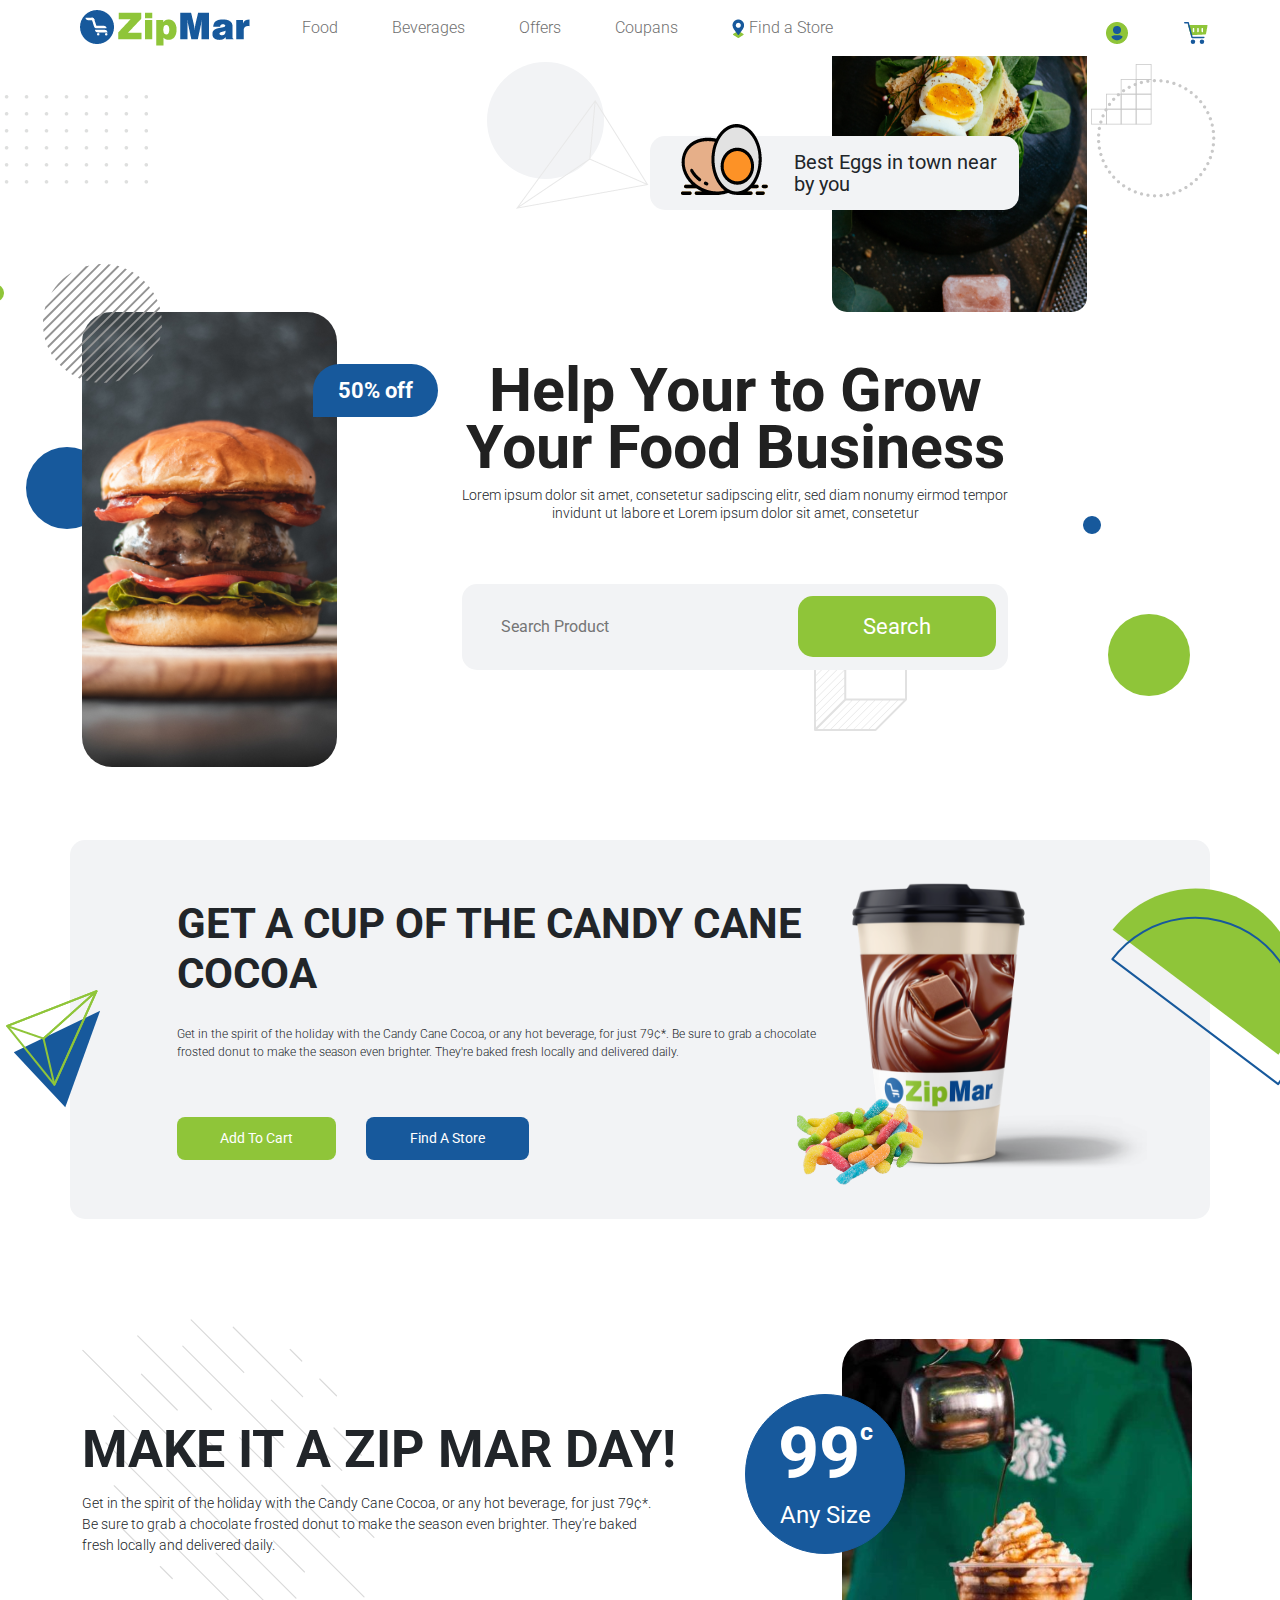
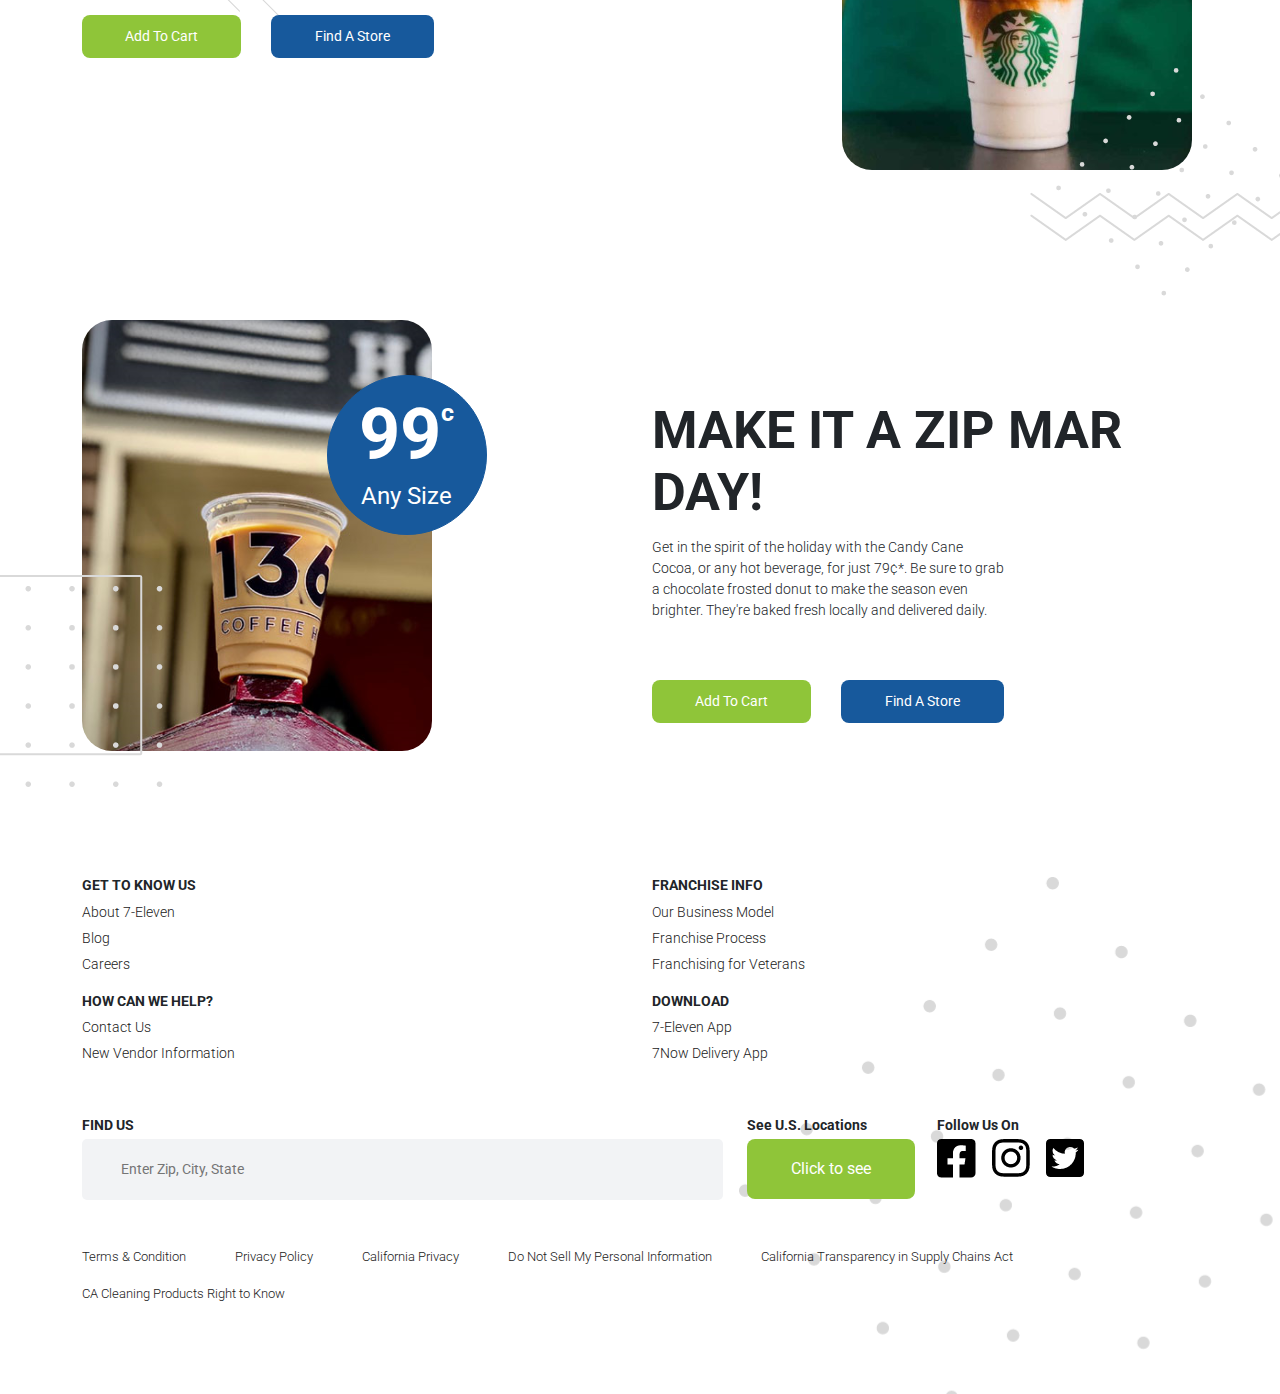
<file: index.html>
<!DOCTYPE html>
<html lang="en">
<head>
    <meta charset="UTF-8">
    <meta name="viewport" content="width=device-width, initial-scale=1.0">
    <title>Zip Mar</title>
    <!-- links -->
    <!-- fontawesome cdn -->
    <link rel="stylesheet" href="https://use.fontawesome.com/releases/v5.15.1/css/all.css" integrity="sha384-vp86vTRFVJgpjF9jiIGPEEqYqlDwgyBgEF109VFjmqGmIY/Y4HV4d3Gp2irVfcrp" crossorigin="anonymous">
    <!-- google fonts -->
    <link rel="preconnect" href="https://fonts.gstatic.com">
    <link href="https://fonts.googleapis.com/css2?family=Roboto:wght@300;400;700&display=swap" rel="stylesheet">
    <!-- bootstrap -->
    <link rel="stylesheet" href="assets/css/bootstrap.min.css">
    <!-- css -->
    <link rel="stylesheet" href="assets/css/styles.css">
</head>
<body>
    <!-- header -->
    <header>
        <div class="left-dots">
            <img src="assets/images/Group 125.png" alt="">
        </div>
        <div class="middle-circle">
            <img src="assets/images/Ellipse 12.png" alt="">
        </div>
        <div class="triangle-shape">
            <img src="assets/images/Path 128.png" alt="">
        </div>
        
        <div class="right-stair">
            <img src="assets/images/Group 137.png" alt="">
        </div>
        <div class="right-dotted-circle">
            <img src="assets/images/Path 127.png" alt="">
        </div>
        <nav class="navbar fixed-top navbar-expand-lg navbar-light">
            <a class="navbar-brand p-0 display-hide" href="index.html">
                <img src="assets/images/logo.png" alt="" >
            </a>
            <div class="ms-0 container">
                <a class="navbar-brand p-0 d-none display-view" href="index.html">
                    <img src="assets/images/logo.png" alt="" >
                </a>
                <button class="navbar-toggler" type="button" data-bs-toggle="collapse" data-bs-target="#navbarNav" aria-controls="navbarNav" aria-expanded="false" aria-label="Toggle navigation">
                    <span class="navbar-toggler-icon"></span>
                </button>
                <div class="collapse navbar-collapse" id="navbarNav">
                    <ul class="navbar-nav w-100">
                        <li class="nav-item dd-f" id="#show">
                            <a class=" nav-link" href="product.html">Food</a>
                            <div class=" food-dd">
                                <ul>
                                    <li>
                                        <a href="">lorem</a>
                                    </li>
                                    <li>
                                        <a href="">lorem</a>
                                    </li>
                                    <li>
                                        <a href="">lorem</a>
                                    </li>
                                    <li>
                                        <a href="">lorem</a>
                                    </li>
                                </ul>
                                <ul class="padding">
                                    <li>
                                        <a href="">lorem</a>
                                    </li>
                                    <li>
                                        <a href="">lorem</a>
                                    </li>
                                    <li>
                                        <a href="">lorem</a>
                                    </li>
                                    <li>
                                        <a href="">lorem</a>
                                    </li>
                                </ul>
                                <div class="menu-img" style="background-image: url(assets/images/alex-motoc-H5gNE2RX8Ac-unsplash.png);"></div>
                            </div>
                        </li>
                        <li class="nav-item dd-b">
                            <a class="nav-link" href="product.html">Beverages</a>
                            <div class="d-flex bev-dd">
                                <ul>
                                    <li>
                                        <a href="">lorem</a>
                                    </li>
                                    <li>
                                        <a href="">lorem</a>
                                    </li>
                                    <li>
                                        <a href="">lorem</a>
                                    </li>
                                    <li>
                                        <a href="">lorem</a>
                                    </li>
                                </ul>
                                <ul class="padding">
                                    <li>
                                        <a href="">lorem</a>
                                    </li>
                                    <li>
                                        <a href="">lorem</a>
                                    </li>
                                    <li>
                                        <a href="">lorem</a>
                                    </li>
                                    <li>
                                        <a href="">lorem</a>
                                    </li>
                                </ul>
                                <div class="menu-img" style="background-image: url(assets/images/alex-motoc-H5gNE2RX8Ac-unsplash.png);"></div>
                            </div>
                        </li>
                        <li class="nav-item">
                            <a class="nav-link" href="offers.html">Offers</a>
                        </li>
                        <li class="nav-item">
                            <a class="nav-link" href="coupon.html">Coupans</a>
                        </li>
                        <li class="nav-item">
                            <a class="nav-link" href=""><img class="me-1" src="assets/images/Group 142.png" alt="">Find a Store</a>
                        </li>
                        <li class="icon nav-link">
                            <div>
                                <a href="login.html" class="nav-item"><img src="assets/images/Group 193.png" alt=""></a>
                                <a href="cart.html" class="nav-item"><img src="assets/images/Group 190.png" alt=""></a>
                            </div>
                        </li>
                    </ul>
                </div>
            </div>
        </nav>
    </header>

    <section>
        <div class="egg-img-big">
            <img class="header-food-dish" src="assets/images/joseph-gonzalez-fdlZBWIP0aM-unsplash.png" alt="">
        </div>
        <div class="d-flex header-tagline">
            <img class="egg-img" src="assets/images/filled outline.png" alt="">
            <p>Best Eggs in town near by you</p>
        </div>
    </section>

    <!-- search section -->

    <section class="search-section">
        <div class="left-blue-circle">
            <img src="assets/images/Ellipse 5.png" alt="">
        </div>
        <div class="container">
            <div class="row">
                <div class="col-lg-4">
                    <div class="imgs">
                        <img class="green-dot" src="assets/images/Ellipse 6.png" alt="">
                        <img class="line-circle" src="assets/images/Group 126.png" alt="">
                        <!-- <img src="assets/images/alex-motoc-H5gNE2RX8Ac-unsplash.png" alt=""> -->
                        <div class="bg-img" style="background-image: url(assets/images/alex-motoc-H5gNE2RX8Ac-unsplash.png);"></div>
                        <p class="sale-tag">50% off</p>
                    </div>
                </div>
                <div class="col-lg-6 text-center">
                    <div class="heading">
                        <h1>
                            Help Your to Grow
                            Your Food Business
                        </h1>
                    </div>
                    <div class="text">
                        <p>
                            Lorem ipsum dolor sit amet, consetetur sadipscing elitr, sed diam nonumy eirmod tempor invidunt ut labore
                            et Lorem ipsum dolor sit amet, consetetur
                        </p>
                    </div>
                    <div class="search-box d-flex justify-content-between">
                        <input class="search w-100" type="text" placeholder="Search Product">
                        <button class="btn">Search</button>
                        <img class="search-bg-img" src="assets/images/Path 10.png" alt="">
                    </div>
                </div>
            </div>
        </div>
        <div class="blue-dot">
            <img src="assets/images/Ellipse 7.png" alt="">
        </div>
        <div class="green-circle">
            <img src="assets/images/Ellipse 8.png" alt="">
        </div>
    </section>

    <!-- advertisment section -->

    <!-- first add section -->
    
    <section class="add-section-1">
        <div class="container container-box">
            <div class="row">
                <div class="col-lg-8 text-area order-2 order-lg-1">
                    <img class="left-pointer" src="assets/images/Group 177.png" alt="">
                    <div class="text">
                        <h1>
                            GET A CUP OF THE
                            CANDY CANE COCOA
                        </h1>
                        <p>
                            Get in the spirit of the holiday with the Candy Cane Cocoa, or any hot beverage, for just 79¢*. Be sure to grab a chocolate frosted donut to make the season even brighter. They're baked fresh locally and delivered daily.
                        </p>
                        <div class="btns d-flex">
                            <button class="btn atc-btn">
                                Add To Cart
                            </button>
                            <button class="btn fas-btn">
                                Find A Store
                            </button>
                        </div>
                    </div>
                </div>
                <div class="col-lg-4 imgs-area order-1">
                    <div class="imgs" class="parallax-window" data-parallax="scroll">
                        <img class="jelly-img" src="assets/images/jelly_candies_PNG65.png" alt="">
                        <img class="cup-img  " src="assets/images/cup.png" alt="">
                    </div>
                    <img class="right-green-d" src="assets/images/Group 175.png" alt="">
                </div>
            </div>
        </div>
    </section>

    <!-- second add section -->

    <section class="add-section-2">
        <div class="container">
            <div class="row">
                <!-- <div class="col-lg-1"></div> -->
                <div class="col-lg-8 order-2 order-lg-1">
                    <div class="text-area">
                        <div class="line-circle">
                            <img src="assets/images/Group 166.png" alt="">
                        </div>
                        <h1>MAKE IT A ZIP MAR DAY!</h1>
                        <p>Get in the spirit of the holiday with the Candy Cane Cocoa, or any hot beverage, for just 79¢*. Be sure to grab a chocolate frosted donut to make the season even brighter. They're baked fresh locally and delivered daily.</p>
                        <div class="btns d-flex">
                            <button class="btn atc-btn">
                                Add To Cart
                            </button>
                            <button class="btn fas-btn">
                                Find A Store
                            </button>
                        </div>
                    </div>
                </div>
                <div class="col-lg-4 order-1 imgs">
                    <div class="size">
                        <h1>99<sup>c</sup></h1>
                        <p>Any Size</p>
                    </div>
                    <img class="add-img" src="assets/images/NoPath.png" alt="">
                    <img class="design-img" src="assets/images/Group 157.png" alt="">
                </div>
            </div>
        </div>
    </section>

    <!-- third add section -->

    <section class="add-section-3">
        <div class="container">
            <div class="row">
                <div class="col-lg-6 imgs">
                    <!-- <img class="size-img" src="assets/images/Group 148.png" alt=""> -->
                    <img class="add-img" src="assets/images/NoPath - Copy.png" alt="">
                    <img class="design-img" src="assets/images/Group 165.png" alt="">
                    <div class="size">
                        <h1>99<sup>c</sup></h1>
                        <p>Any Size</p>
                    </div>
                </div>
                <div class="col-lg-6">
                    <div class="text-area">
                        <h1>MAKE IT A ZIP MAR DAY!</h1>
                        <p>Get in the spirit of the holiday with the Candy Cane Cocoa, or any hot beverage, for just 79¢*. Be sure to grab a chocolate frosted donut to make the season even brighter. They're baked fresh locally and delivered daily.</p>
                        <div class="btns d-flex">
                            <button class="btn atc-btn">
                                Add To Cart
                            </button>
                            <button class="btn fas-btn">
                                Find A Store
                            </button>
                        </div>
                    </div>
                </div>
            </div>
        </div>
    </section>

    <!-- footer -->

    <footer>
        <!-- <img class="footer-design" src="assets/images/Group 173.png" alt=""> -->
        <div class="container">
            <div class="row footer-top">
                <div class="col-lg-3 col-md-6 col-sm-6 w-50">
                    <h5>
                        GET TO KNOW US
                    </h5>
                    <ul class="p-0">
                        <li><a href="">About 7-Eleven</a></li>
                        <li><a href="">Blog</a></li>
                        <li><a href="">Careers</a></li>
                    </ul>
                </div>
                <div class="col-lg-3 col-md-6 col-sm-6 w-50">
                    <h5>
                        FRANCHISE INFO
                    </h5>
                    <ul class="p-0">
                        <li><a href="">Our Business Model</a></li>
                        <li><a href="">Franchise Process</a></li>
                        <li><a href="">Franchising for Veterans</a></li>
                    </ul>
                </div>
                <div class="col-lg-3 col-md-6 col-sm-6 w-50">
                    <h5>
                        HOW CAN WE HELP?
                    </h5>
                    <ul class="p-0">
                        <li><a href="">Contact Us</a></li>
                        <li><a href="">New Vendor Information</a></li>
                    </ul>
                </div>
                <div class="col-lg-3 col-md-6 col-sm-6 w-50">
                    <h5>
                        DOWNLOAD
                    </h5>
                    <ul class="p-0">
                        <li><a href="">7-Eleven App</a></li>
                        <li><a href="">7Now Delivery App</a></li>
                    </ul>
                </div>
            </div>
            <div class="row footer-middle">
                <div class="col-lg-7 col-md">
                    <h5>FIND US</h5>
                    <input class="w-100" type="text" placeholder="Enter Zip, City, State">
                </div>
                <div class="col-lg-2 col-md-6 col-sm-6 width">
                    <h5>See U.S. Locations</h5>
                    <button class="btn cts-btn">Click to see</button>
                </div>
                <div class="col-lg-3 col-md-6 col-sm-6 width">
                    <h5>Follow Us On</h5>
                    <div class="d-flex">
                        <a class="me-3" href=""><img src="assets/images/Icon awesome-facebook-square.png" alt=""></a>
                        <a class="me-3" href=""><img src="assets/images/Icon awesome-instagram.png" alt=""></a>
                        <a href=""><img src="assets/images/Icon awesome-twitter-square.png" alt=""></a>
                    </div>
                </div>
            </div>
            <div class=" footer-bottom">
                <div class="row">
                    <div class="col-lg-2 col-md-3 col-sm-4 w-auto mt-3">
                        <a href="">Terms & Condition</a>
                    </div>
                    <div class="col-lg-2 col-md-3 col-sm-4 w-auto mt-3">
                        <a href="">Privacy Policy</a>
                    </div>
                    <div class="col-lg-2 col-md-3 col-sm-4 w-auto mt-3">
                        <a href="">California Privacy</a>
                    </div>
                    <div class="col-lg-2 col-md-3 col-sm-4 w-auto mt-3">
                        <a href="">Do Not Sell My Personal Information</a>
                    </div>
                    <div class="col-lg-2 col-md-3 col-sm-4 w-auto mt-3">
                        <a href="">California Transparency in Supply Chains Act</a>
                    </div>
                    <div class="col-lg-2 col-md-3 col-sm-4 w-auto mt-3">
                        <a href="">CA Cleaning Products Right to Know</a>
                    </div>
                </div>
            </div>
        </div>
    </footer>

    <!-- js -->

    <!-- bootstrap js -->
    <script src="assets/js/bootstrap.min.js"></script>
    <script src="https://ajax.googleapis.com/ajax/libs/jquery/3.5.1/jquery.min.js"></script>
    <script>
        
    </script>
</body>
</html>
</file>
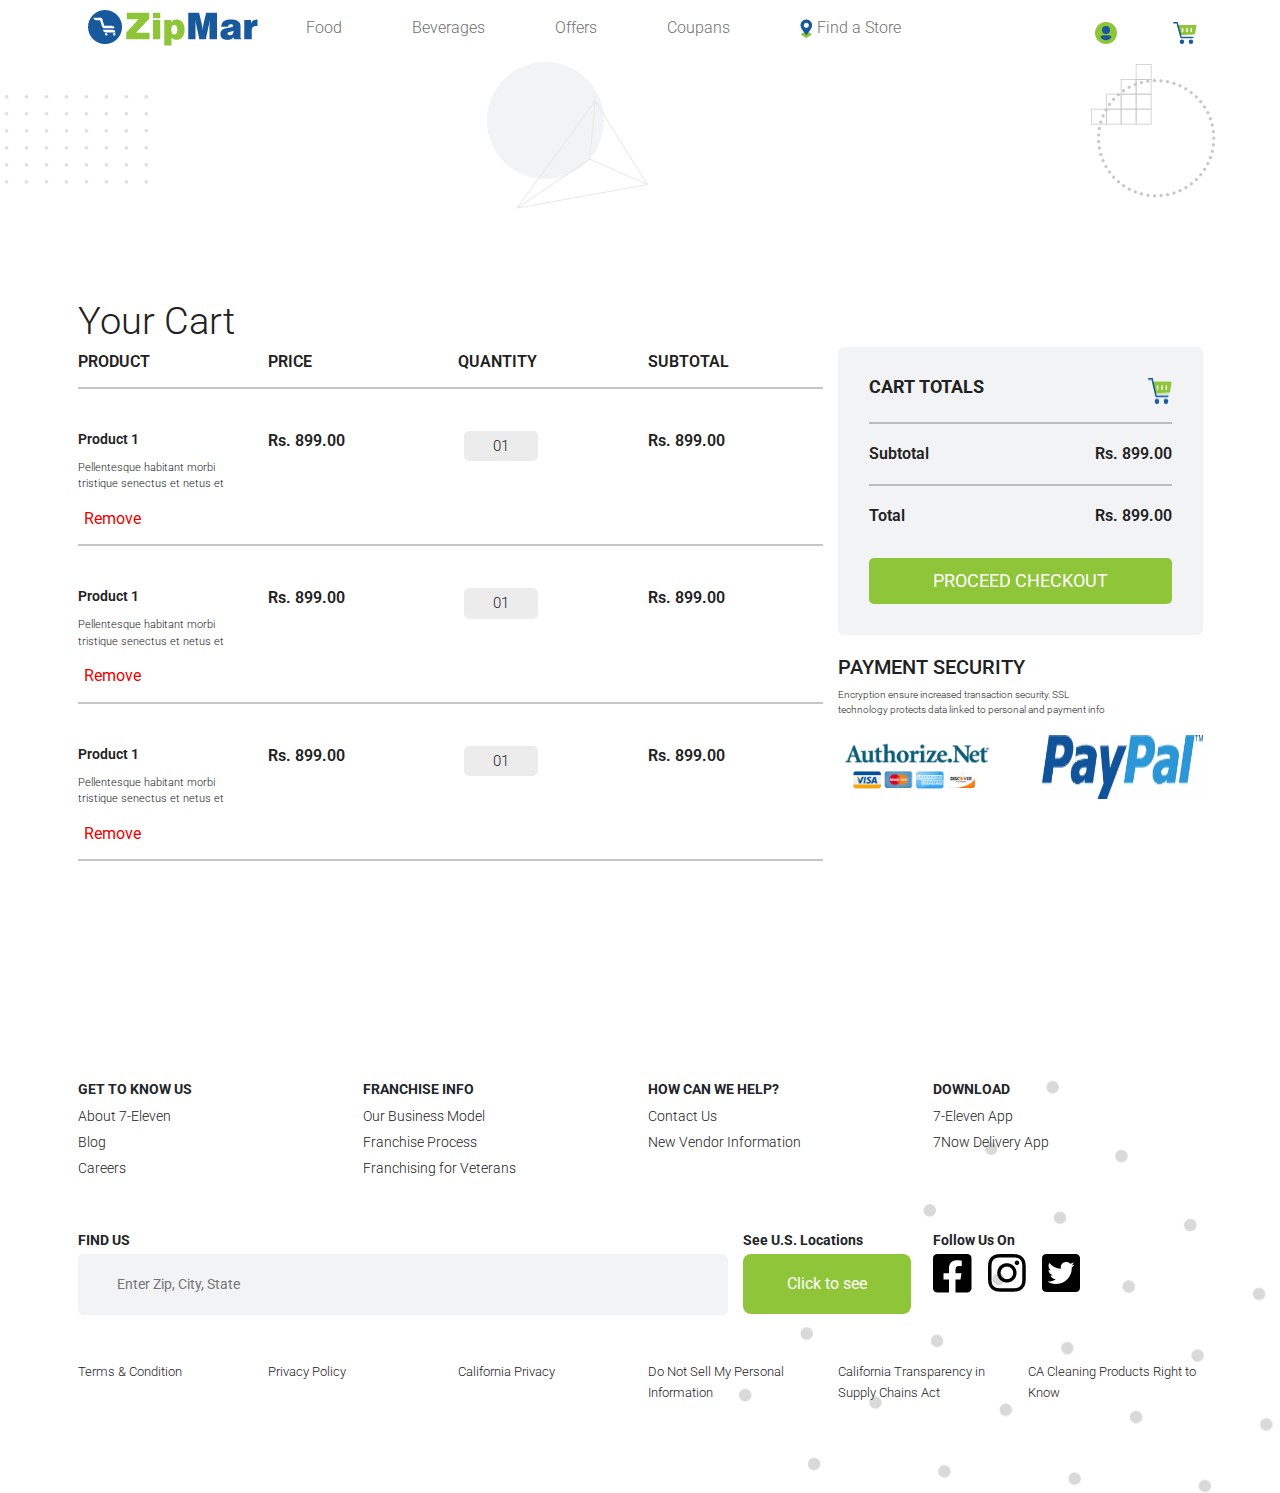
<file: cart.html>
<!DOCTYPE html>
<html lang="en">
<head>
    <meta charset="UTF-8">
    <meta name="viewport" content="width=device-width, initial-scale=1.0">
    <title>Zip Mar - Cart</title>
    <!-- links -->
    <!-- fontawesome cdn -->
    <link rel="stylesheet" href="https://use.fontawesome.com/releases/v5.15.1/css/all.css" integrity="sha384-vp86vTRFVJgpjF9jiIGPEEqYqlDwgyBgEF109VFjmqGmIY/Y4HV4d3Gp2irVfcrp" crossorigin="anonymous">
    <!-- google fonts -->
    <link rel="preconnect" href="https://fonts.gstatic.com">
    <link href="https://fonts.googleapis.com/css2?family=Roboto:wght@300;400;700&display=swap" rel="stylesheet">
    <!-- bootstrap -->
    <link rel="stylesheet" href="assets/css/bootstrap.min.css">
    <link rel="stylesheet" href="assets/css/adminlte.min.css">
    <!-- css -->
    <link rel="stylesheet" href="assets/css/styles.css">
</head>
<body>

    <!-- header -->
    <header>
        <div class="left-dots">
            <img src="assets/images/Group 125.png" alt="">
        </div>
        <div class="middle-circle">
            <img src="assets/images/Ellipse 12.png" alt="">
        </div>
        <div class="triangle-shape">
            <img src="assets/images/Path 128.png" alt="">
        </div>
        
        <div class="right-stair">
            <img src="assets/images/Group 137.png" alt="">
        </div>
        <div class="right-dotted-circle">
            <img src="assets/images/Path 127.png" alt="">
        </div>
        <nav class="navbar fixed-top navbar-expand-lg navbar-light">
            <a class="navbar-brand p-0 display-hide" href="index.html">
                <img src="assets/images/logo.png" alt="" >
            </a>
            <div class="ms-0 container">
                <a class="navbar-brand p-0 d-none display-view" href="index.html">
                    <img src="assets/images/logo.png" alt="" >
                </a>
                <button class="navbar-toggler" type="button" data-bs-toggle="collapse" data-bs-target="#navbarNav" aria-controls="navbarNav" aria-expanded="false" aria-label="Toggle navigation">
                    <span class="navbar-toggler-icon"></span>
                </button>
                <div class="collapse navbar-collapse" id="navbarNav">
                    <ul class="navbar-nav w-100">
                        <li class="nav-item">
                            <a class="nav-link" href="product.html">Food</a>
                        </li>
                        <li class="nav-item">
                            <a class="nav-link" href="product.html">Beverages</a>
                        </li>
                        <li class="nav-item">
                            <a class="nav-link" href="#">Offers</a>
                        </li>
                        <li class="nav-item">
                            <a class="nav-link" href="#">Coupans</a>
                        </li>
                        <li class="nav-item">
                            <a class="nav-link" href=""><img class="me-1" src="assets/images/Group 142.png" alt="">Find a Store</a>
                        </li>
                        <li class="icon nav-link">
                            <div>
                                <a href="login.html" class="nav-item"><img src="assets/images/Group 193.png" alt=""></a>
                                <a href="cart.html" class="nav-item"><img src="assets/images/Group 190.png" alt=""></a>
                            </div>
                        </li>
                    </ul>
                </div>
            </div>
        </nav>
    </header>

    <!-- cart section -->
    
    <section class="cart-section">
        <div class="left-blue-circle remove-img">
            <img src="assets/images/Ellipse 5.png" alt="">
        </div>
        <div class="container">
            <div class="row">
                <div class="col-lg-8">
                    <div class="heading">
                        <h2>Your Cart</h2>
                    </div>
                    <div class="row">
                        <div class="title col-lg-12">
                            <div class="row">
                                <div class="col-lg-3 col-md-3 col-sm-3 w-auto">
                                    <p>PRODUCT</p>   
                                </div>
                                <div class="col-lg-3 col-md-3 col-sm-3 w-auto">
                                    <p>PRICE</p>   
                                </div>
                                <div class="col-lg-3 col-md-3 col-sm-3 w-auto">
                                    <p>QUANTITY</p>   
                                </div>
                                <div class="col-lg-3 col-md-3 col-sm-3 w-auto">
                                    <p>SUBTOTAL</p>   
                                </div>
                            </div>
                            <hr>
                        </div>
                        <div class="col-lg-12">
                            <div class="row">
                                <div class="col-lg-3 col-md-3 ">
                                    <p class="product-title">
                                        Product 1
                                    </p>
                                    <p class="product-description">
                                        Pellentesque habitant morbi tristique senectus et netus et 
                                    </p>
                                </div>
                                <div class="col-lg-3 col-md-3 ">
                                    <p class="product-price d-flex justify-content-between">
                                        <span class="price-display d-none">PRICE : </span>
                                        Rs. 899.00
                                    </p>
                                </div>
                                <div class="col-lg-3 col-md-3 ">
                                    <div class="d-flex justify-content-between">
                                        <span class="quantity-display d-none"><p>QUANTITY : </p></span>
                                        <div class="quantity-box d-flex">
                                            <button onclick="decNum()" class="btn p-0 mr-1"><i class="fas fa-minus-square fa-2x"></i></button>
                                            <p class="quantity mr-1" id="num">01</p>
                                            <button onclick="incNum()" class="btn p-0"><i class="fas fa-plus-square fa-2x"></i></button>
                                        </div>
                                    </div>
                                </div>
                                <div class="col-lg-3 col-md-3 ">
                                    <p class="product-total d-flex justify-content-between">
                                        <span class="total-display d-none">SUBTOTAL : </span>
                                        Rs. 899.00
                                    </p>
                                </div>
                                <div class="col-lg3 col-md-6">
                                    <a href="" class="btn dlt-btn"><i class="far fa-trash-alt"></i>Remove</a>
                                </div>
                            </div>
                            <hr>
                            <div class="row">
                                <div class="col-lg-3 col-md-3 ">
                                    <p class="product-title">
                                        Product 1
                                    </p>
                                    <p class="product-description">
                                        Pellentesque habitant morbi tristique senectus et netus et 
                                    </p>
                                </div>
                                <div class="col-lg-3 col-md-3 ">
                                    <p class="product-price d-flex justify-content-between">
                                        <span class="price-display d-none">PRICE : </span>
                                        Rs. 899.00
                                    </p>
                                </div>
                                <div class="col-lg-3 col-md-3 ">
                                    <div class="d-flex justify-content-between">
                                        <span class="quantity-display d-none"><p>QUANTITY : </p></span>
                                        <div class="quantity-box d-flex">
                                            <button onclick="decNum()" class="btn p-0 mr-1"><i class="fas fa-minus-square fa-2x"></i></button>
                                            <p class="quantity mr-1" id="num">01</p>
                                            <button onclick="incNum()" class="btn p-0"><i class="fas fa-plus-square fa-2x"></i></button>
                                        </div>
                                    </div>
                                </div>
                                <div class="col-lg-3 col-md-3 ">
                                    <p class="product-total d-flex justify-content-between">
                                        <span class="total-display d-none">SUBTOTAL : </span>
                                        Rs. 899.00
                                    </p>
                                </div>
                                <div class="col-lg3 col-md-6">
                                    <a href="" class="btn dlt-btn"><i class="far fa-trash-alt"></i>Remove</a>
                                </div>
                            </div>
                            <hr>
                            <div class="row">
                                <div class="col-lg-3 col-md-3 ">
                                    <p class="product-title">
                                        Product 1
                                    </p>
                                    <p class="product-description">
                                        Pellentesque habitant morbi tristique senectus et netus et 
                                    </p>
                                </div>
                                <div class="col-lg-3 col-md-3 ">
                                    <p class="product-price d-flex justify-content-between">
                                        <span class="price-display d-none">PRICE : </span>
                                        Rs. 899.00
                                    </p>
                                </div>
                                <div class="col-lg-3 col-md-3 ">
                                    <div class="d-flex justify-content-between">
                                        <span class="quantity-display d-none"><p>QUANTITY : </p></span>
                                        <div class="quantity-box d-flex">
                                            <button onclick="decNum()" class="btn p-0 mr-1"><i class="fas fa-minus-square fa-2x"></i></button>
                                            <p class="quantity mr-1" id="num">01</p>
                                            <button onclick="incNum()" class="btn p-0"><i class="fas fa-plus-square fa-2x"></i></button>
                                        </div>
                                    </div>
                                </div>
                                <div class="col-lg-3 col-md-3 ">
                                    <p class="product-total d-flex justify-content-between">
                                        <span class="total-display d-none">SUBTOTAL : </span>
                                        Rs. 899.00
                                    </p>
                                </div>
                                <div class="col-lg3 col-md-6">
                                    <a href="" class="btn dlt-btn"><i class="far fa-trash-alt"></i>Remove</a>
                                </div>
                            </div>
                            <hr>
                        </div>
                    </div>
                    
                </div>
                <div class="col-lg-4">
                    <div class="cart-total">
                        <div class="d-flex justify-content-between">
                            <h5>CART TOTALS</h5>
                            <img src="assets/images/Group 190.png" alt="">
                        </div>
                        <hr>
                        <div class="d-flex justify-content-between">
                            <p>Subtotal</p>
                            <p>Rs. 899.00</p>
                        </div>
                        <hr>
                        <div class="d-flex justify-content-between">
                            <p>Total</p>
                            <p>Rs. 899.00</p>
                        </div>
                        <a href="login.html" class="btn proceed-btn">PROCEED CHECKOUT</a>
                    </div>
                    <div class="payment-security">
                        <h5>PAYMENT SECURITY</h5>
                        <p class="w-75">Encryption ensure increased transaction security. SSL technology protects data linked to personal and payment info</p>
                        <div class="d-flex justify-content-between ">
                            <img src="assets/images/authorizenet1.png" alt="">
                            <img src="assets/images/paypal_logo-300x80.png" alt="">
                        </div>
                    </div>
                </div>
            </div>
        </div>
        <div class="blue-dot remove-img">
            <img src="assets/images/Ellipse 7.png" alt="">
        </div>
    </section>
    
    <!-- footer -->

    <footer>
        <!-- <img class="footer-design" src="assets/images/Group 173.png" alt=""> -->
        <div class="container">
            <div class="row footer-top">
                <div class="col-lg-3 col-md-6 col-sm-6 width">
                    <h5>
                        GET TO KNOW US
                    </h5>
                    <ul class="p-0">
                        <li><a href="">About 7-Eleven</a></li>
                        <li><a href="">Blog</a></li>
                        <li><a href="">Careers</a></li>
                    </ul>
                </div>
                <div class="col-lg-3 col-md-6 col-sm-6 width">
                    <h5>
                        FRANCHISE INFO
                    </h5>
                    <ul class="p-0">
                        <li><a href="">Our Business Model</a></li>
                        <li><a href="">Franchise Process</a></li>
                        <li><a href="">Franchising for Veterans</a></li>
                    </ul>
                </div>
                <div class="col-lg-3 col-md-6 col-sm-6 width">
                    <h5>
                        HOW CAN WE HELP?
                    </h5>
                    <ul class="p-0">
                        <li><a href="">Contact Us</a></li>
                        <li><a href="">New Vendor Information</a></li>
                    </ul>
                </div>
                <div class="col-lg-3 col-md-6 col-sm-6 width">
                    <h5>
                        DOWNLOAD
                    </h5>
                    <ul class="p-0">
                        <li><a href="">7-Eleven App</a></li>
                        <li><a href="">7Now Delivery App</a></li>
                    </ul>
                </div>
            </div>
            <div class="row footer-middle">
                <div class="col-lg-7 col-md">
                    <h5>FIND US</h5>
                    <input class="w-100" type="text" placeholder="Enter Zip, City, State">
                </div>
                <div class="col-lg-2 col-md-6 col-sm-6 width">
                    <h5>See U.S. Locations</h5>
                    <button class="btn cts-btn">Click to see</button>
                </div>
                <div class="col-lg-3 col-md-6 col-sm-6 width">
                    <h5>Follow Us On</h5>
                    <div class="d-flex">
                        <a class="me-3" href=""><img src="assets/images/Icon awesome-facebook-square.png" alt=""></a>
                        <a class="me-3" href=""><img src="assets/images/Icon awesome-instagram.png" alt=""></a>
                        <a href=""><img src="assets/images/Icon awesome-twitter-square.png" alt=""></a>
                    </div>
                </div>
            </div>
            <div class=" footer-bottom">
                <div class="row">
                    <div class="col-lg-2 col-md-3 col-sm-4 w-auto mt-3">
                        <a href="">Terms & Condition</a>
                    </div>
                    <div class="col-lg-2 col-md-3 col-sm-4 w-auto mt-3">
                        <a href="">Privacy Policy</a>
                    </div>
                    <div class="col-lg-2 col-md-3 col-sm-4 w-auto mt-3">
                        <a href="">California Privacy</a>
                    </div>
                    <div class="col-lg-2 col-md-3 col-sm-4 w-auto mt-3">
                        <a href="">Do Not Sell My Personal Information</a>
                    </div>
                    <div class="col-lg-2 col-md-3 col-sm-4 w-auto mt-3">
                        <a href="">California Transparency in Supply Chains Act</a>
                    </div>
                    <div class="col-lg-2 col-md-3 col-sm-4 w-auto mt-3">
                        <a href="">CA Cleaning Products Right to Know</a>
                    </div>
                </div>
            </div>
        </div>
    </footer>


    <!-- js -->

    <!-- jQuery -->
    <script>
        var count = 1;
        var num = document.getElementById('num');
        function incNum(){
            if(count >= 1 && count < 9){
                count++;
                num.innerHTML = "0" + count
            }
            else{    
                count++;
                num.innerHTML = count
            }
        }
        function decNum(){
            if(count > 1 && count < 11){
                count--
                num.innerHTML = "0" + count
            }
            else if(count > 1){    
                count--;
                num.innerHTML = count
            }
            else if(count = 1){
                num.innerHTML = "0" + 1;
            }
        }
    </script>
    <script src="assets/js/jquery.min.js"></script>
    <!-- Bootstrap 4 -->
    <script src="assets/js/bootstrap.min.js"></script>
    <!-- AdminLTE App -->
    <script src="assets/js/adminlte.min.js"></script>
    <!-- AdminLTE for demo purposes -->
    <script src="assets/js/demo.js"></script>
</body>
</html>
</file>
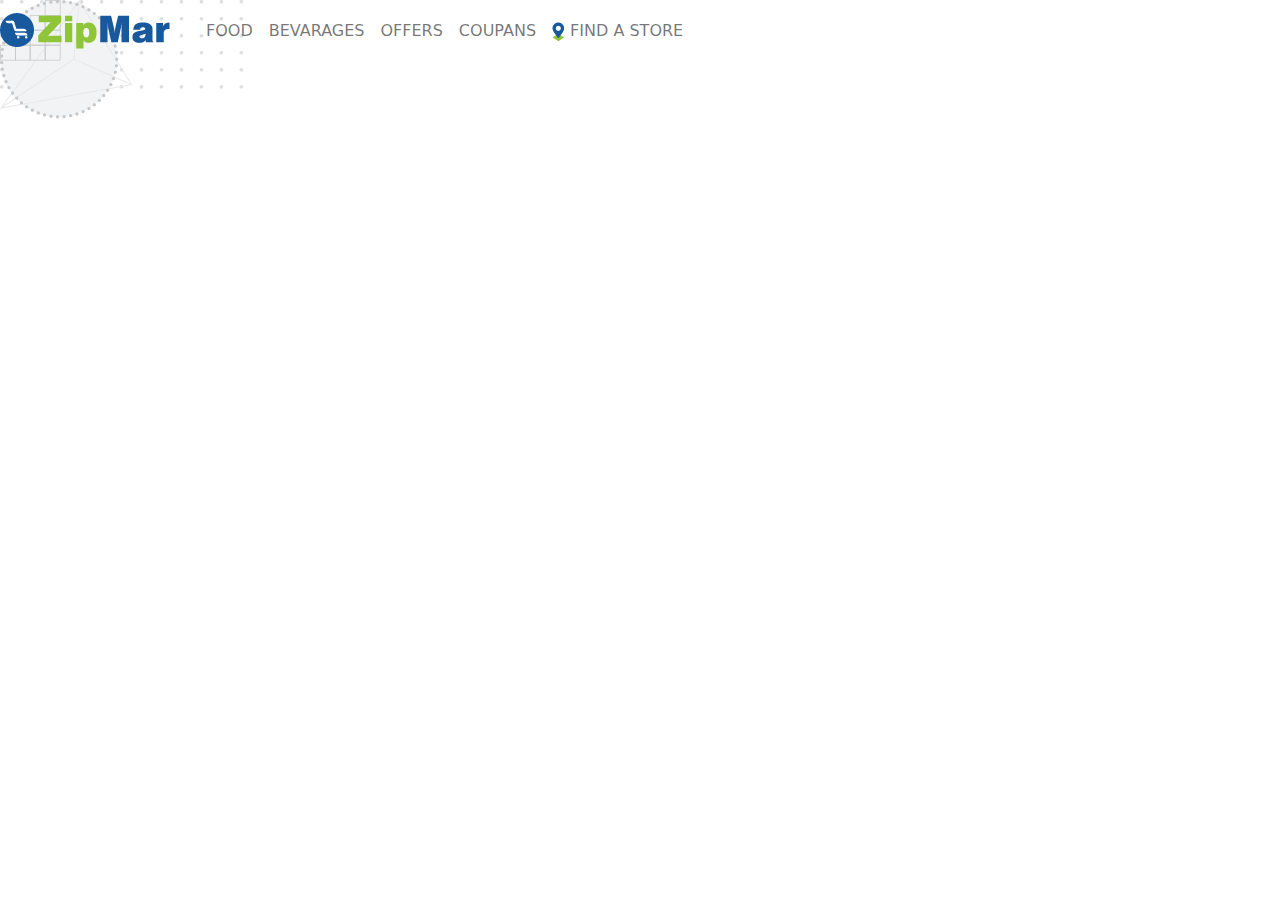
<file: check.html>
<!DOCTYPE html>
<html lang="en">
<head>
    <meta charset="UTF-8">
    <meta name="viewport" content="width=device-width, initial-scale=1.0">
    <title>Document</title>
    <link rel="stylesheet" href="assets/css/bootstrap.min.css">
</head>
<style>
    header{
        position: relative;
    }
    .left-dots{
        position: absolute;
    }
    .middle-circle{
        position: absolute;
    }
    .triangle-shape{
        position: absolute;
    }
    .right-stair{
        position: absolute;
    }
    .right-dotted-circle{
        position: absolute;
    }
</style>
<!-- god -->
<body> 
    <header>
        <div class="left-dots">
            <img src="assets/images/Group 125.png" alt="">
        </div>
        <div class="middle-circle">
            <img src="assets/images/Ellipse 12.png" alt="">
        </div>
        <div class="triangle-shape">
            <img src="assets/images/Path 128.png" alt="">
        </div>
        <div class="right-stair">
            <img src="assets/images/Group 137.png" alt="">
        </div>
        <div class="right-dotted-circle">
            <img src="assets/images/Path 127.png" alt="">
        </div>
        <nav class="navbar navbar-expand-lg navbar-light">
            <a class="navbar-brand" href="#">
                <img src="assets/images/logo.png" alt="">
              </a>
            <div class="container">
              
              <button class="navbar-toggler" type="button" data-bs-toggle="collapse" data-bs-target="#navbarNav" aria-controls="navbarNav" aria-expanded="false" aria-label="Toggle navigation">
                <span class="navbar-toggler-icon"></span>
              </button>
              <div class="collapse navbar-collapse" id="navbarNav">
                <ul class="navbar-nav">
                  <li class="nav-item">
                    <a class="nav-link" href="#">FOOD</a>
                  </li>
                  <li class="nav-item">
                    <a class="nav-link" href="#">BEVARAGES</a>
                  </li>
                  <li class="nav-item">
                    <a class="nav-link" href="#">OFFERS</a>
                  </li>
                  <li class="nav-item">
                    <a class="nav-link" href="#">COUPANS</a>
                  </li>
                  <li class="nav-item">
                    <a class="nav-link" href="#"><img src="assets/images/Group 142.png" alt=""> FIND A STORE</a>
                  </li>
                </ul>
              </div>
            </div>
          </nav>
    </header>




    <!-- bootstrap js -->
    <script src="assets/js/bootstrap.min.js"></script>
</body>
</html>
</file>
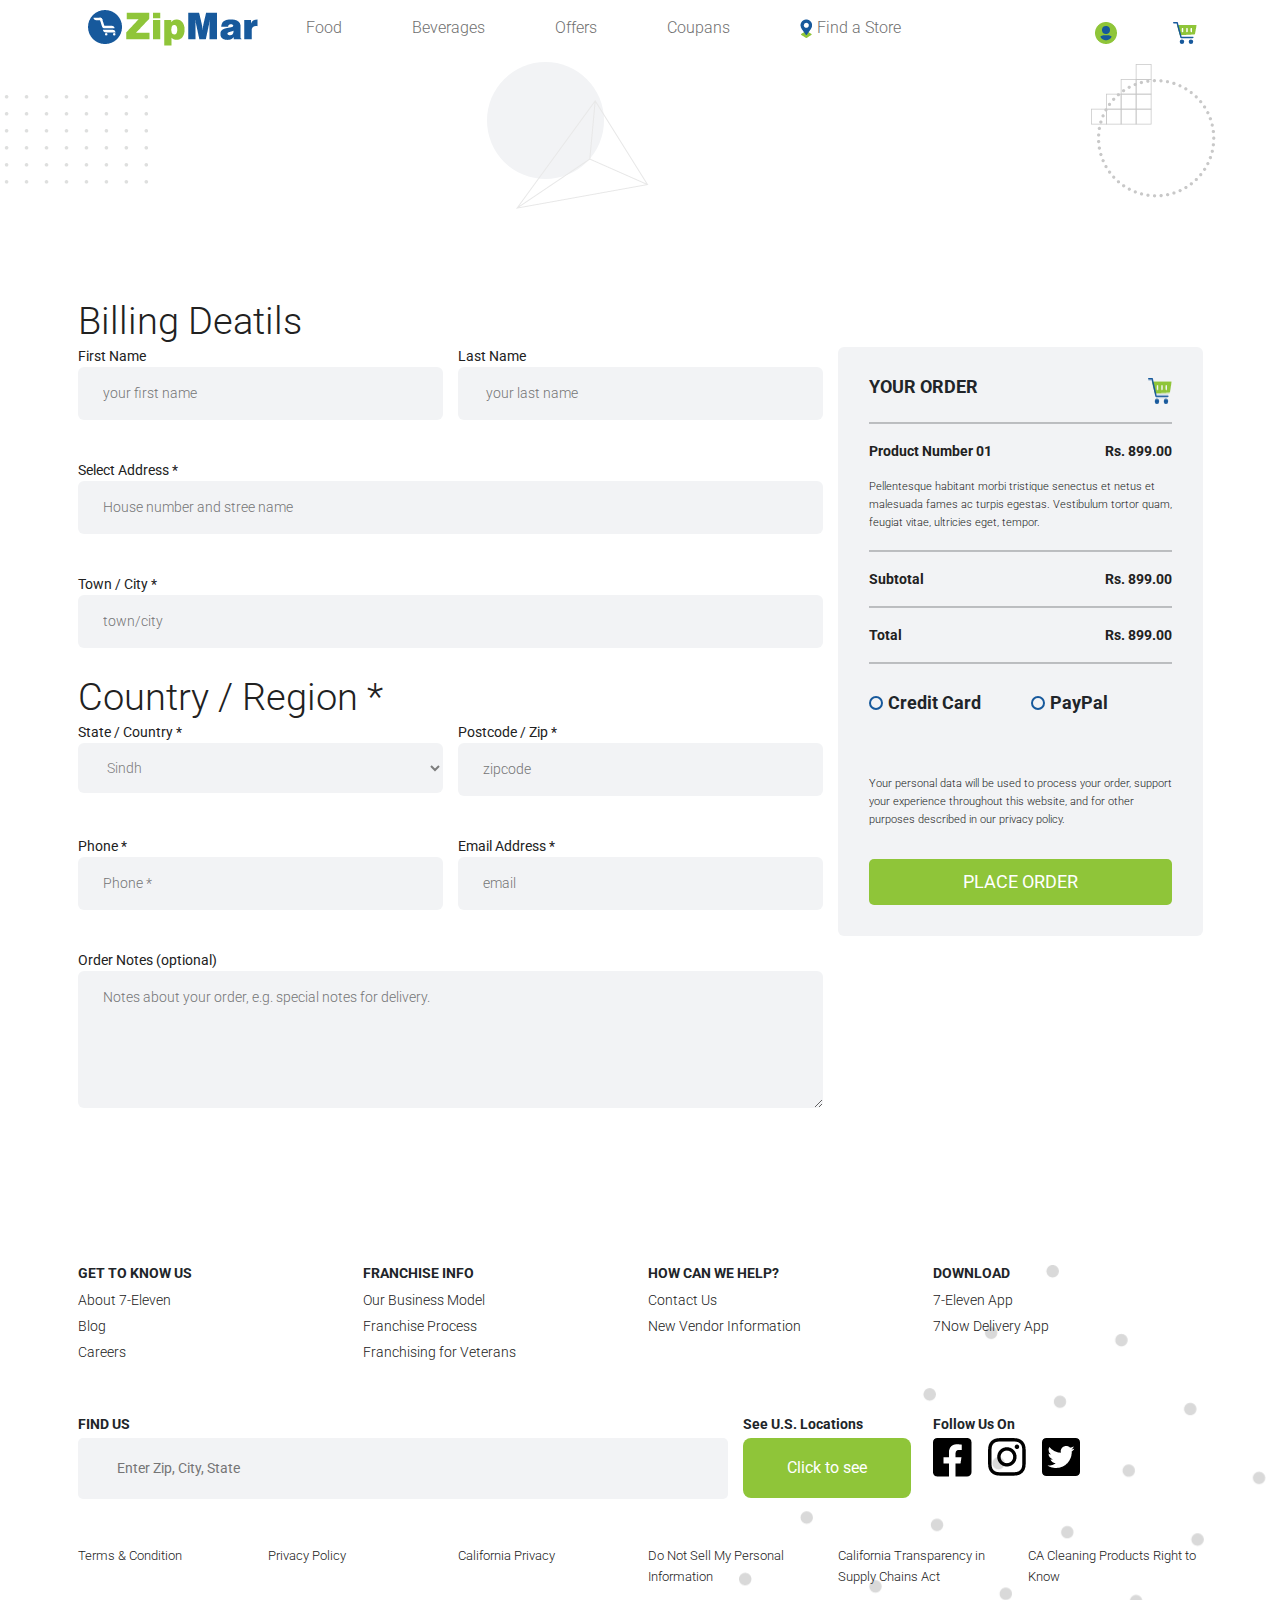
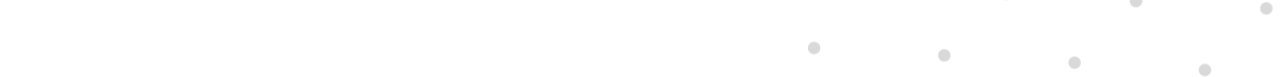
<file: checkout.html>
<!DOCTYPE html>
<html lang="en">
<head>
    <meta charset="UTF-8">
    <meta name="viewport" content="width=device-width, initial-scale=1.0">
    <title>Document</title>
    <!-- links -->
    <!-- fontawesome cdn -->
    <link rel="stylesheet" href="https://use.fontawesome.com/releases/v5.15.1/css/all.css" integrity="sha384-vp86vTRFVJgpjF9jiIGPEEqYqlDwgyBgEF109VFjmqGmIY/Y4HV4d3Gp2irVfcrp" crossorigin="anonymous">
    <!-- google fonts -->
    <link rel="preconnect" href="https://fonts.gstatic.com">
    <link href="https://fonts.googleapis.com/css2?family=Roboto:wght@300;400;700&display=swap" rel="stylesheet">
    <!-- bootstrap -->
    <link rel="stylesheet" href="assets/css/bootstrap.min.css">
    <link rel="stylesheet" href="assets/css/adminlte.min.css">
    <!-- css -->
    <link rel="stylesheet" href="assets/css/styles.css">
</head>
<body>
    <header>
        <div class="left-dots">
            <img src="assets/images/Group 125.png" alt="">
        </div>
        <div class="middle-circle">
            <img src="assets/images/Ellipse 12.png" alt="">
        </div>
        <div class="triangle-shape">
            <img src="assets/images/Path 128.png" alt="">
        </div>
        
        <div class="right-stair">
            <img src="assets/images/Group 137.png" alt="">
        </div>
        <div class="right-dotted-circle">
            <img src="assets/images/Path 127.png" alt="">
        </div>
        <nav class="navbar fixed-top navbar-expand-lg navbar-light">
            <a class="navbar-brand p-0 display-hide" href="index.html">
                <img src="assets/images/logo.png" alt="" >
            </a>
            <div class="ms-0 container">
                <a class="navbar-brand p-0 d-none display-view" href="index.html">
                    <img src="assets/images/logo.png" alt="" >
                </a>
                <button class="navbar-toggler" type="button" data-bs-toggle="collapse" data-bs-target="#navbarNav" aria-controls="navbarNav" aria-expanded="false" aria-label="Toggle navigation">
                    <span class="navbar-toggler-icon"></span>
                </button>
                <div class="collapse navbar-collapse" id="navbarNav">
                    <ul class="navbar-nav w-100">
                        <li class="nav-item">
                            <a class="nav-link" href="product.html">Food</a>
                        </li>
                        <li class="nav-item">
                            <a class="nav-link" href="product.html">Beverages</a>
                        </li>
                        <li class="nav-item">
                            <a class="nav-link" href="#">Offers</a>
                        </li>
                        <li class="nav-item">
                            <a class="nav-link" href="#">Coupans</a>
                        </li>
                        <li class="nav-item">
                            <a class="nav-link" href=""><img class="me-1" src="assets/images/Group 142.png" alt="">Find a Store</a>
                        </li>
                        <li class="icon nav-link">
                            <div>
                                <a href="login.html" class="nav-item"><img src="assets/images/Group 193.png" alt=""></a>
                                <a href="cart.html" class="nav-item"><img src="assets/images/Group 190.png" alt=""></a>
                            </div>
                        </li>
                    </ul>
                </div>
            </div>
        </nav>
    </header>


    <!-- billing section -->
    
    <section class="billing-section">
        <div class="left-blue-circle remove-img">
            <img src="assets/images/Ellipse 5.png" alt="">
        </div>
        <div class="container">
            <form action="">
                <div class="row">
                    <div class="col-lg-8">
                        <h1 class="pb-3">Billing Deatils</h1>
                        <div class="row">
                            <div class="col-lg-6 col-md-6">
                                <p>First Name</p>
                                <input type="text" class="w-100" placeholder="your first name">
                            </div>
                            <div class="col-lg-6 col-md-6">
                                <p>Last Name</p>
                                <input type="text" class="w-100" placeholder=" your last name">
                            </div>
                            <div class="col-lg-12 col-md-12">
                                <p>Select Address *</p>
                                <input type="text" class="w-100" placeholder="House number and stree name">
                            </div>
                            <div class="col-lg-12 col-md-12">
                                <p>Town / City *</p>
                                <input type="text" class="w-100" placeholder="town/city">
                            </div>
                        </div>
                        <h1 class="pb-3">Country / Region *</h1>
                        <div class="row">
                            <div class="col-lg-6 col-md-6">
                                <p>State / Country *</p>
                                <select name="" id="" class="w-100">
                                    <option selected>Sindh</option>
                                    <option>Punjab</option>
                                    <option>Balochistan</option>
                                    <option>KPK</option>
                                </select>
                            </div>
                            <div class="col-lg-6 col-md-6">
                                <p>Postcode / Zip *</p>
                                <input type="text" placeholder="zipcode" class="w-100">
                            </div>
                            <div class="col-lg-6 col-md-6">
                                <p>Phone *</p>
                                <input type="text" placeholder="Phone *" class="w-100">
                            </div>
                            <div class="col-lg-6 col-md-6">
                                <p>Email Address *</p>
                                <input type="Email" placeholder="email" class="w-100">
                            </div>
                            <div class="col-lg-12">
                                <p>Order Notes (optional)</p>
                                <textarea placeholder="Notes about your order, e.g. special notes for delivery." name="" id="" class="w-100" rows="5"></textarea>
                            </div>
                        </div>
                    </div>
                    <div class="col-lg-4">
                        <div class="cart-total">
                            <div class="d-flex justify-content-between">
                                <h5>YOUR ORDER</h5>
                                <img src="assets/images/Group 199.png" alt="">
                            </div>
                            <hr>
                            <div>
                                <div class="d-flex justify-content-between">
                                    <p>Product Number 01</p>
                                    <p class="price">Rs. 899.00</p>
                                </div>
                                <p class="description">Pellentesque habitant morbi tristique senectus et netus et malesuada fames ac turpis egestas. Vestibulum tortor quam, feugiat vitae, ultricies eget, tempor.
                                </p>
                            </div>
                            <hr>
                            <div class="d-flex justify-content-between">
                                <p>Subtotal</p>
                                <p class="price">Rs. 899.00</p>
                            </div>
                            <hr>
                            <div class="d-flex justify-content-between">
                                <p>Total</p>
                                <p class="price">Rs. 899.00</p>
                            </div>
                            <hr>
                            <div class="radios d-flex">
                                <div class="d-flex justify-content-between credit-card">
                                    <input type="radio" name="enable" class="m-auto form-check-input">
                                    <h5 class="m-auto">Credit Card</h5>
                                </div>
                                <div class="d-flex justify-content-between">
                                    <input type="radio" name="enable" class="m-auto form-check-input">
                                    <h5 class="m-auto">PayPal</h5>
                                </div>
                            </div>
                            <p class="description">Your personal data will be used to process your order, support your experience throughout this website, and for other purposes described in our privacy policy.</p>
                            <a href="index.html" class="btn proceed-btn">PLACE ORDER</a>
                        </div>
                    </div>
                </div>
            </form>
        </div>
        
        <div class="blue-dot remove-img">
            <img src="assets/images/Ellipse 7.png" alt="">
        </div>
    </section>


     <!-- footer -->

    <footer>
        <!-- <img class="footer-design" src="assets/images/Group 173.png" alt=""> -->
        <div class="container">
            <div class="row footer-top">
                <div class="col-lg-3 col-md-6 col-sm-6 width">
                    <h5>
                        GET TO KNOW US
                    </h5>
                    <ul class="p-0">
                        <li><a href="">About 7-Eleven</a></li>
                        <li><a href="">Blog</a></li>
                        <li><a href="">Careers</a></li>
                    </ul>
                </div>
                <div class="col-lg-3 col-md-6 col-sm-6 width">
                    <h5>
                        FRANCHISE INFO
                    </h5>
                    <ul class="p-0">
                        <li><a href="">Our Business Model</a></li>
                        <li><a href="">Franchise Process</a></li>
                        <li><a href="">Franchising for Veterans</a></li>
                    </ul>
                </div>
                <div class="col-lg-3 col-md-6 col-sm-6 width">
                    <h5>
                        HOW CAN WE HELP?
                    </h5>
                    <ul class="p-0">
                        <li><a href="">Contact Us</a></li>
                        <li><a href="">New Vendor Information</a></li>
                    </ul>
                </div>
                <div class="col-lg-3 col-md-6 col-sm-6 width">
                    <h5>
                        DOWNLOAD
                    </h5>
                    <ul class="p-0">
                        <li><a href="">7-Eleven App</a></li>
                        <li><a href="">7Now Delivery App</a></li>
                    </ul>
                </div>
            </div>
            <div class="row footer-middle">
                <div class="col-lg-7 col-md">
                    <h5>FIND US</h5>
                    <input class="w-100" type="text" placeholder="Enter Zip, City, State">
                </div>
                <div class="col-lg-2 col-md-6 col-sm-6 width">
                    <h5>See U.S. Locations</h5>
                    <button class="btn cts-btn">Click to see</button>
                </div>
                <div class="col-lg-3 col-md-6 col-sm-6 width">
                    <h5>Follow Us On</h5>
                    <div class="d-flex">
                        <a class="me-3" href=""><img src="assets/images/Icon awesome-facebook-square.png" alt=""></a>
                        <a class="me-3" href=""><img src="assets/images/Icon awesome-instagram.png" alt=""></a>
                        <a href=""><img src="assets/images/Icon awesome-twitter-square.png" alt=""></a>
                    </div>
                </div>
            </div>
            <div class=" footer-bottom">
                <div class="row">
                    <div class="col-lg-2 col-md-3 col-sm-4 w-auto mt-3">
                        <a href="">Terms & Condition</a>
                    </div>
                    <div class="col-lg-2 col-md-3 col-sm-4 w-auto mt-3">
                        <a href="">Privacy Policy</a>
                    </div>
                    <div class="col-lg-2 col-md-3 col-sm-4 w-auto mt-3">
                        <a href="">California Privacy</a>
                    </div>
                    <div class="col-lg-2 col-md-3 col-sm-4 w-auto mt-3">
                        <a href="">Do Not Sell My Personal Information</a>
                    </div>
                    <div class="col-lg-2 col-md-3 col-sm-4 w-auto mt-3">
                        <a href="">California Transparency in Supply Chains Act</a>
                    </div>
                    <div class="col-lg-2 col-md-3 col-sm-4 w-auto mt-3">
                        <a href="">CA Cleaning Products Right to Know</a>
                    </div>
                </div>
            </div>
        </div>
    </footer>

    <!-- bootstrap js -->
    <script src="assets/js/bootstrap.min.js"></script>
</body>
</html>
</file>
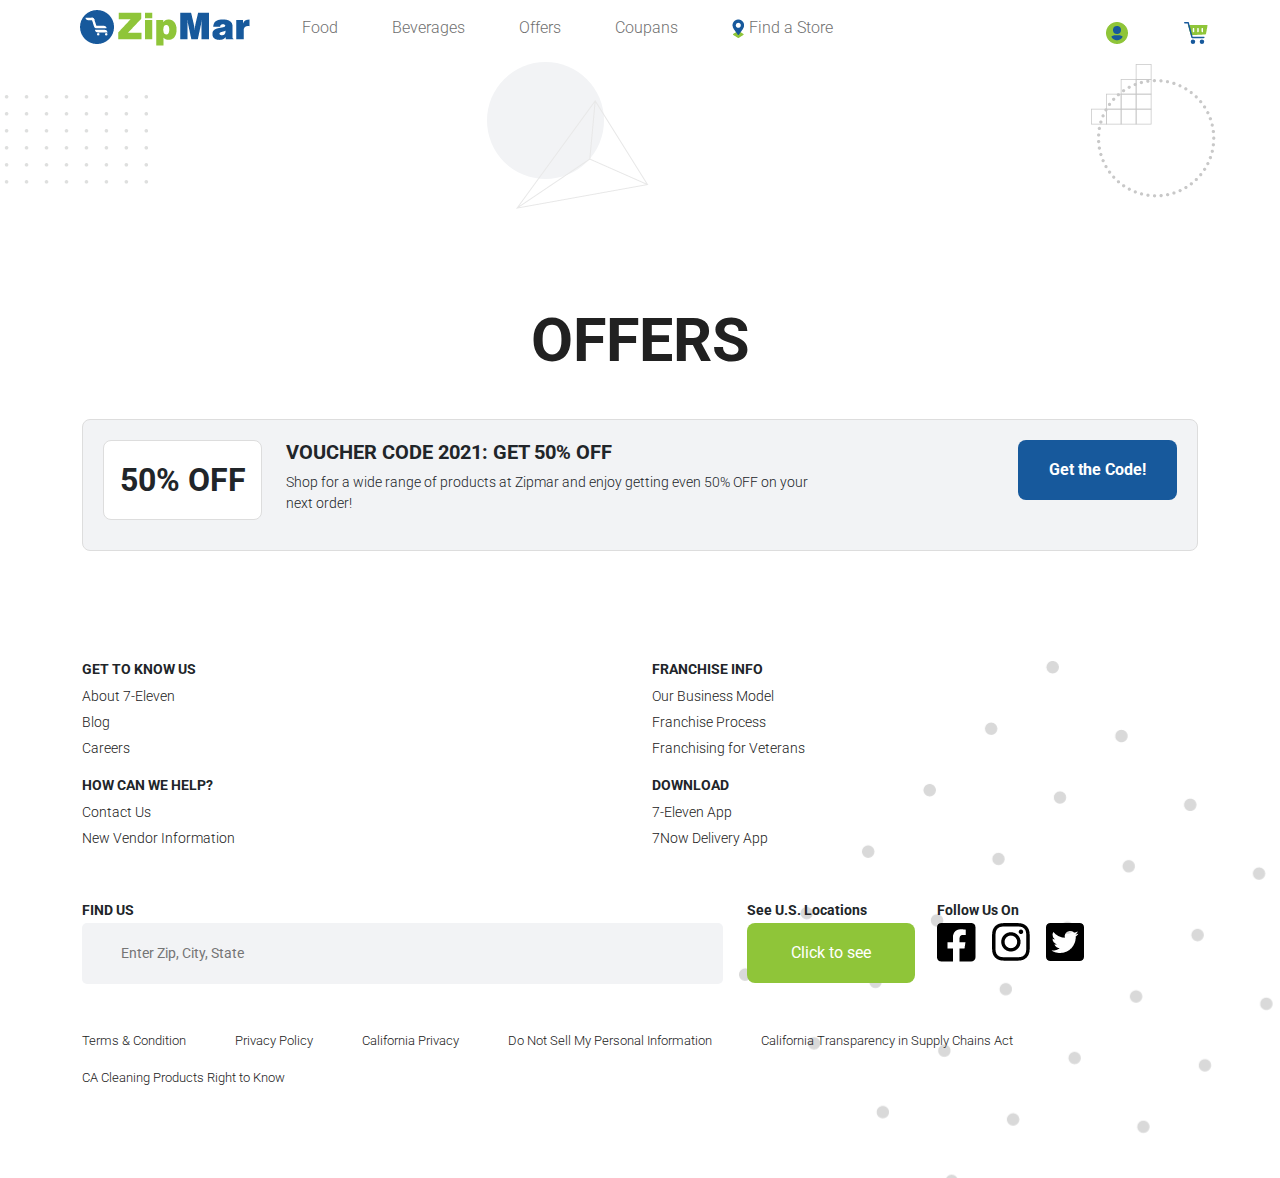
<file: coupon.html>
<!DOCTYPE html>
<html lang="en">
<head>
    <meta charset="UTF-8">
    <meta name="viewport" content="width=device-width, initial-scale=1.0">
    <title>Document</title>
    <!-- links -->
    <!-- fontawesome cdn -->
    <link rel="stylesheet" href="https://use.fontawesome.com/releases/v5.15.1/css/all.css" integrity="sha384-vp86vTRFVJgpjF9jiIGPEEqYqlDwgyBgEF109VFjmqGmIY/Y4HV4d3Gp2irVfcrp" crossorigin="anonymous">
    <!-- google fonts -->
    <link rel="preconnect" href="https://fonts.gstatic.com">
    <link href="https://fonts.googleapis.com/css2?family=Roboto:wght@300;400;700&display=swap" rel="stylesheet">
    <!-- bootstrap -->
    <link rel="stylesheet" href="assets/css/bootstrap.min.css">
    <!-- css -->
    <link rel="stylesheet" href="assets/css/styles.css">
</head>
<body>
    <!-- header -->
    <header>
        <div class="left-dots">
            <img src="assets/images/Group 125.png" alt="">
        </div>
        <div class="middle-circle">
            <img src="assets/images/Ellipse 12.png" alt="">
        </div>
        <div class="triangle-shape">
            <img src="assets/images/Path 128.png" alt="">
        </div>
        
        <div class="right-stair">
            <img src="assets/images/Group 137.png" alt="">
        </div>
        <div class="right-dotted-circle">
            <img src="assets/images/Path 127.png" alt="">
        </div>
        <nav class="navbar fixed-top navbar-expand-lg navbar-light">
            <a class="navbar-brand p-0 display-hide" href="index.html">
                <img src="assets/images/logo.png" alt="" >
            </a>
            <div class="ms-0 container">
                <a class="navbar-brand p-0 d-none display-view" href="index.html">
                    <img src="assets/images/logo.png" alt="" >
                </a>
                <button class="navbar-toggler" type="button" data-bs-toggle="collapse" data-bs-target="#navbarNav" aria-controls="navbarNav" aria-expanded="false" aria-label="Toggle navigation">
                    <span class="navbar-toggler-icon"></span>
                </button>
                <div class="collapse navbar-collapse" id="navbarNav">
                    <ul class="navbar-nav w-100">
                        <li class="nav-item">
                            <a class="nav-link" href="product.html">Food</a>
                        </li>
                        <li class="nav-item">
                            <a class="nav-link" href="product.html">Beverages</a>
                        </li>
                        <li class="nav-item">
                            <a class="nav-link" href="offers.html">Offers</a>
                        </li>
                        <li class="nav-item">
                            <a class="nav-link" href="#">Coupans</a>
                        </li>
                        <li class="nav-item">
                            <a class="nav-link" href=""><img class="me-1" src="assets/images/Group 142.png" alt="">Find a Store</a>
                        </li>
                        <li class="icon nav-link">
                            <div>
                                <a href="login.html" class="nav-item"><img src="assets/images/Group 193.png" alt=""></a>
                                <a href="cart.html" class="nav-item"><img src="assets/images/Group 190.png" alt=""></a>
                            </div>
                        </li>
                    </ul>
                </div>
            </div>
        </nav>
    </header>

    <!-- coupons section -->

    <section class="coupon-section">
        <div class="container">
            <div class="heading text-center">
                <h1>OFFERS</h1>
            </div>
            <div class="coupon-card mb-5">
                <div class="row">
                    <div class=" col-lg-2 col-md-2 col-sm-4">
                        <div class="text-center code-title">
                            <h2>50% OFF</h2>
                        </div>
                    </div>
                    <div class="col-lg-8 col-md-8 col-sm-8">
                        <div class="coupon-detail">
                            <h5>VOUCHER CODE 2021: GET 50% OFF</h5>
                            <p class="coupan-description w-75">Shop for a wide range of products at Zipmar and enjoy getting even 50% OFF on your next order!</p>
                        </div>
                    </div>
                    <div class="col-lg-2 col-md-2 col-sm-12">
                        <div class="coupon-code">
                            <button onclick="showCode()" id="coupan-btn" type="button" class="btn w-100">Get the Code!</button>
                            <p ondblclick="hideCode()" id="coupan-code" class="code d-none">dsadas</p>
                        </div>
                    </div>
                </div>
            </div>
        </div>
    </section>


    <!-- footer -->

    <footer>
        <!-- <img class="footer-design" src="assets/images/Group 173.png" alt=""> -->
        <div class="container">
            <div class="row footer-top">
                <div class="col-lg-3 col-md-6 col-sm-6 w-50">
                    <h5>
                        GET TO KNOW US
                    </h5>
                    <ul class="p-0">
                        <li><a href="">About 7-Eleven</a></li>
                        <li><a href="">Blog</a></li>
                        <li><a href="">Careers</a></li>
                    </ul>
                </div>
                <div class="col-lg-3 col-md-6 col-sm-6 w-50">
                    <h5>
                        FRANCHISE INFO
                    </h5>
                    <ul class="p-0">
                        <li><a href="">Our Business Model</a></li>
                        <li><a href="">Franchise Process</a></li>
                        <li><a href="">Franchising for Veterans</a></li>
                    </ul>
                </div>
                <div class="col-lg-3 col-md-6 col-sm-6 w-50">
                    <h5>
                        HOW CAN WE HELP?
                    </h5>
                    <ul class="p-0">
                        <li><a href="">Contact Us</a></li>
                        <li><a href="">New Vendor Information</a></li>
                    </ul>
                </div>
                <div class="col-lg-3 col-md-6 col-sm-6 w-50">
                    <h5>
                        DOWNLOAD
                    </h5>
                    <ul class="p-0">
                        <li><a href="">7-Eleven App</a></li>
                        <li><a href="">7Now Delivery App</a></li>
                    </ul>
                </div>
            </div>
            <div class="row footer-middle">
                <div class="col-lg-7 col-md">
                    <h5>FIND US</h5>
                    <input class="w-100" type="text" placeholder="Enter Zip, City, State">
                </div>
                <div class="col-lg-2 col-md-6 col-sm-6 width">
                    <h5>See U.S. Locations</h5>
                    <button class="btn cts-btn">Click to see</button>
                </div>
                <div class="col-lg-3 col-md-6 col-sm-6 width">
                    <h5>Follow Us On</h5>
                    <div class="d-flex">
                        <a class="me-3" href=""><img src="assets/images/Icon awesome-facebook-square.png" alt=""></a>
                        <a class="me-3" href=""><img src="assets/images/Icon awesome-instagram.png" alt=""></a>
                        <a href=""><img src="assets/images/Icon awesome-twitter-square.png" alt=""></a>
                    </div>
                </div>
            </div>
            <div class=" footer-bottom">
                <div class="row">
                    <div class="col-lg-2 col-md-3 col-sm-4 w-auto mt-3">
                        <a href="">Terms & Condition</a>
                    </div>
                    <div class="col-lg-2 col-md-3 col-sm-4 w-auto mt-3">
                        <a href="">Privacy Policy</a>
                    </div>
                    <div class="col-lg-2 col-md-3 col-sm-4 w-auto mt-3">
                        <a href="">California Privacy</a>
                    </div>
                    <div class="col-lg-2 col-md-3 col-sm-4 w-auto mt-3">
                        <a href="">Do Not Sell My Personal Information</a>
                    </div>
                    <div class="col-lg-2 col-md-3 col-sm-4 w-auto mt-3">
                        <a href="">California Transparency in Supply Chains Act</a>
                    </div>
                    <div class="col-lg-2 col-md-3 col-sm-4 w-auto mt-3">
                        <a href="">CA Cleaning Products Right to Know</a>
                    </div>
                </div>
            </div>
        </div>
    </footer>






    
    <!-- js -->
    <script>
        var code = document.getElementById("coupan-code")
        var codeBtn = document.getElementById("coupan-btn")
        function showCode(){
            codeBtn.classList.add("hide")
            code.classList.add("show")
        }

        function hideCode(){
            codeBtn.classList.remove("hide")
            code.classList.remove("show")
        }
    </script>
    <!-- bootstrap js -->
    <script src="assets/js/bootstrap.min.js"></script>
</body>
</html>
</file>
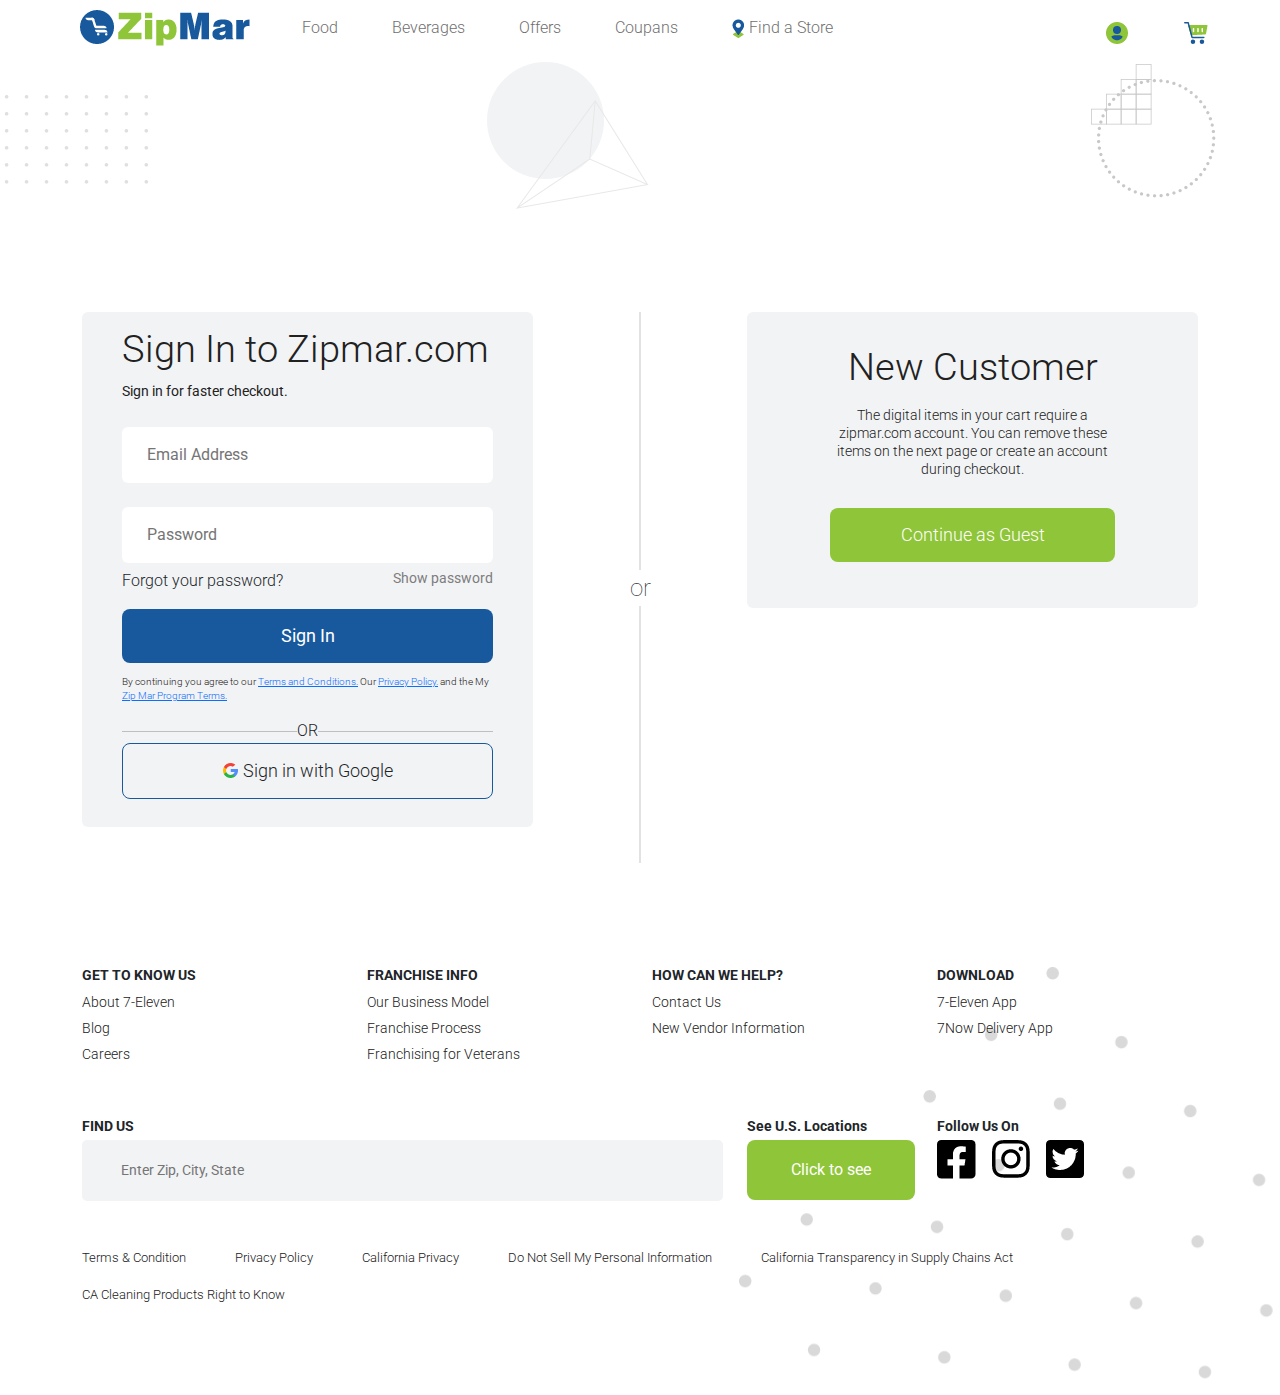
<file: login.html>
<!DOCTYPE html>
<html lang="en">
<head>
    <meta charset="UTF-8">
    <meta name="viewport" content="width=device-width, initial-scale=1.0">
    <title>Login - zip Mar</title>
    <!-- links -->
    <!-- fontawesome cdn -->
    <link rel="stylesheet" href="https://use.fontawesome.com/releases/v5.15.1/css/all.css" integrity="sha384-vp86vTRFVJgpjF9jiIGPEEqYqlDwgyBgEF109VFjmqGmIY/Y4HV4d3Gp2irVfcrp" crossorigin="anonymous">
    <!-- google fonts -->
    <link rel="preconnect" href="https://fonts.gstatic.com">
    <link href="https://fonts.googleapis.com/css2?family=Roboto:wght@300;400;700&display=swap" rel="stylesheet">
    <!-- bootstrap -->
    <link rel="stylesheet" href="assets/css/bootstrap.min.css">
    <!-- css -->
    <link rel="stylesheet" href="assets/css/styles.css">
</head>
<body>
    <header>
        <div class="left-dots">
            <img src="assets/images/Group 125.png" alt="">
        </div>
        <div class="middle-circle">
            <img src="assets/images/Ellipse 12.png" alt="">
        </div>
        <div class="triangle-shape">
            <img src="assets/images/Path 128.png" alt="">
        </div>
        
        <div class="right-stair">
            <img src="assets/images/Group 137.png" alt="">
        </div>
        <div class="right-dotted-circle">
            <img src="assets/images/Path 127.png" alt="">
        </div>
        <nav class="navbar fixed-top navbar-expand-lg navbar-light">
            <a class="navbar-brand p-0 display-hide" href="index.html">
                <img src="assets/images/logo.png" alt="" >
            </a>
            <div class="ms-0 container">
                <a class="navbar-brand p-0 d-none display-view" href="index.html">
                    <img src="assets/images/logo.png" alt="" >
                </a>
                <button class="navbar-toggler" type="button" data-bs-toggle="collapse" data-bs-target="#navbarNav" aria-controls="navbarNav" aria-expanded="false" aria-label="Toggle navigation">
                    <span class="navbar-toggler-icon"></span>
                </button>
                <div class="collapse navbar-collapse" id="navbarNav">
                    <ul class="navbar-nav w-100">
                        <li class="nav-item">
                            <a class="nav-link" href="product.html">Food</a>
                        </li>
                        <li class="nav-item">
                            <a class="nav-link" href="product.html">Beverages</a>
                        </li>
                        <li class="nav-item">
                            <a class="nav-link" href="#">Offers</a>
                        </li>
                        <li class="nav-item">
                            <a class="nav-link" href="#">Coupans</a>
                        </li>
                        <li class="nav-item">
                            <a class="nav-link" href=""><img class="me-1" src="assets/images/Group 142.png" alt="">Find a Store</a>
                        </li>
                        <li class="icon nav-link">
                            <div>
                                <a href="login.html" class="nav-item"><img src="assets/images/Group 193.png" alt=""></a>
                                <a href="cart.html" class="nav-item"><img src="assets/images/Group 190.png" alt=""></a>
                            </div>
                        </li>
                    </ul>
                </div>
            </div>
        </nav>
    </header>

    <!-- login section -->

    <section class="login-section">
        <div class="left-blue-circle remove-img">
            <img src="assets/images/Ellipse 5.png" alt="">
        </div>
        <div class="container">
            <div class="row">
                <div class="col-lg-5 col-md-6">
                    <div class="sign-in">
                        <h1 class="sign-in-heading">Sign In to Zipmar.com</h1>
                        <p class="sign-in-tag">Sign in for faster checkout.</p>
                        <form action="">
                            <input class="w-100 mb-4" type="text" placeholder="Email Address" required>
                            <input class="w-100" type="password" placeholder="Password" required>
                            <div class="pass d-flex justify-content-between">
                                <p class="foget-pass">Forgot your password?</p>
                                <p class="show-pass">Show password</p>
                            </div>
                            <a href="profile.html" class="btn sign-in-btn">Sign In</a>
                            <p class="agree-text">By continuing you agree to our <a href="">Terms and Conditions.</a> Our <a href="">Privacy Policy.</a> and the My <a href="">Zip Mar Program Terms.</a></p>
                            <div class="w-100 d-flex m-auto">
                                <hr>
                                OR
                                <hr>
                            </div>
                            <a href="checkout.html" class="btn google-btn">
                                <img src="assets/images/search.png" alt="">Sign in with Google
                            </a>
                        </form>
                    </div>
                </div>
                <div class="col-lg-2 col-md-1">
                    <div class="vl"></div>
                    <p class="or">or</p>
                    <div class="vl"></div>
                </div>
                <div class="col-lg-5 col-md-5">
                    <div class="guest text-center">
                        <h1 class="sign-in-heading">New Customer</h1>
                        <p>The digital items in your cart require a zipmar.com account. You can remove these items on the next page or create an account during checkout.</p>
                        <a href="checkout.html" class="btn guest-btn">
                            Continue as Guest
                        </a>
                    </div>
                </div>
            </div>
        </div>
        <div class="blue-dot remove-img">
            <img src="assets/images/Ellipse 7.png" alt="">
        </div>
    </section>

    <!-- footer -->

    <footer>
        <!-- <img class="footer-design" src="assets/images/Group 173.png" alt=""> -->
        <div class="container">
            <div class="row footer-top">
                <div class="col-lg-3 col-md-6 col-sm-6 width">
                    <h5>
                        GET TO KNOW US
                    </h5>
                    <ul class="p-0">
                        <li><a href="">About 7-Eleven</a></li>
                        <li><a href="">Blog</a></li>
                        <li><a href="">Careers</a></li>
                    </ul>
                </div>
                <div class="col-lg-3 col-md-6 col-sm-6 width">
                    <h5>
                        FRANCHISE INFO
                    </h5>
                    <ul class="p-0">
                        <li><a href="">Our Business Model</a></li>
                        <li><a href="">Franchise Process</a></li>
                        <li><a href="">Franchising for Veterans</a></li>
                    </ul>
                </div>
                <div class="col-lg-3 col-md-6 col-sm-6 width">
                    <h5>
                        HOW CAN WE HELP?
                    </h5>
                    <ul class="p-0">
                        <li><a href="">Contact Us</a></li>
                        <li><a href="">New Vendor Information</a></li>
                    </ul>
                </div>
                <div class="col-lg-3 col-md-6 col-sm-6 width">
                    <h5>
                        DOWNLOAD
                    </h5>
                    <ul class="p-0">
                        <li><a href="">7-Eleven App</a></li>
                        <li><a href="">7Now Delivery App</a></li>
                    </ul>
                </div>
            </div>
            <div class="row footer-middle">
                <div class="col-lg-7 col-md">
                    <h5>FIND US</h5>
                    <input class="w-100" type="text" placeholder="Enter Zip, City, State">
                </div>
                <div class="col-lg-2 col-md-6 col-sm-6 width">
                    <h5>See U.S. Locations</h5>
                    <button class="btn cts-btn">Click to see</button>
                </div>
                <div class="col-lg-3 col-md-6 col-sm-6 width">
                    <h5>Follow Us On</h5>
                    <div class="d-flex">
                        <a class="me-3" href=""><img src="assets/images/Icon awesome-facebook-square.png" alt=""></a>
                        <a class="me-3" href=""><img src="assets/images/Icon awesome-instagram.png" alt=""></a>
                        <a href=""><img src="assets/images/Icon awesome-twitter-square.png" alt=""></a>
                    </div>
                </div>
            </div>
            <div class=" footer-bottom">
                <div class="row">
                    <div class="col-lg-2 col-md-3 col-sm-4 w-auto mt-3">
                        <a href="">Terms & Condition</a>
                    </div>
                    <div class="col-lg-2 col-md-3 col-sm-4 w-auto mt-3">
                        <a href="">Privacy Policy</a>
                    </div>
                    <div class="col-lg-2 col-md-3 col-sm-4 w-auto mt-3">
                        <a href="">California Privacy</a>
                    </div>
                    <div class="col-lg-2 col-md-3 col-sm-4 w-auto mt-3">
                        <a href="">Do Not Sell My Personal Information</a>
                    </div>
                    <div class="col-lg-2 col-md-3 col-sm-4 w-auto mt-3">
                        <a href="">California Transparency in Supply Chains Act</a>
                    </div>
                    <div class="col-lg-2 col-md-3 col-sm-4 w-auto mt-3">
                        <a href="">CA Cleaning Products Right to Know</a>
                    </div>
                </div>
            </div>
        </div>
    </footer>

    <!-- bootstrap js -->
    <script src="assets/js/bootstrap.min.js"></script>
</body>
</html>
</file>
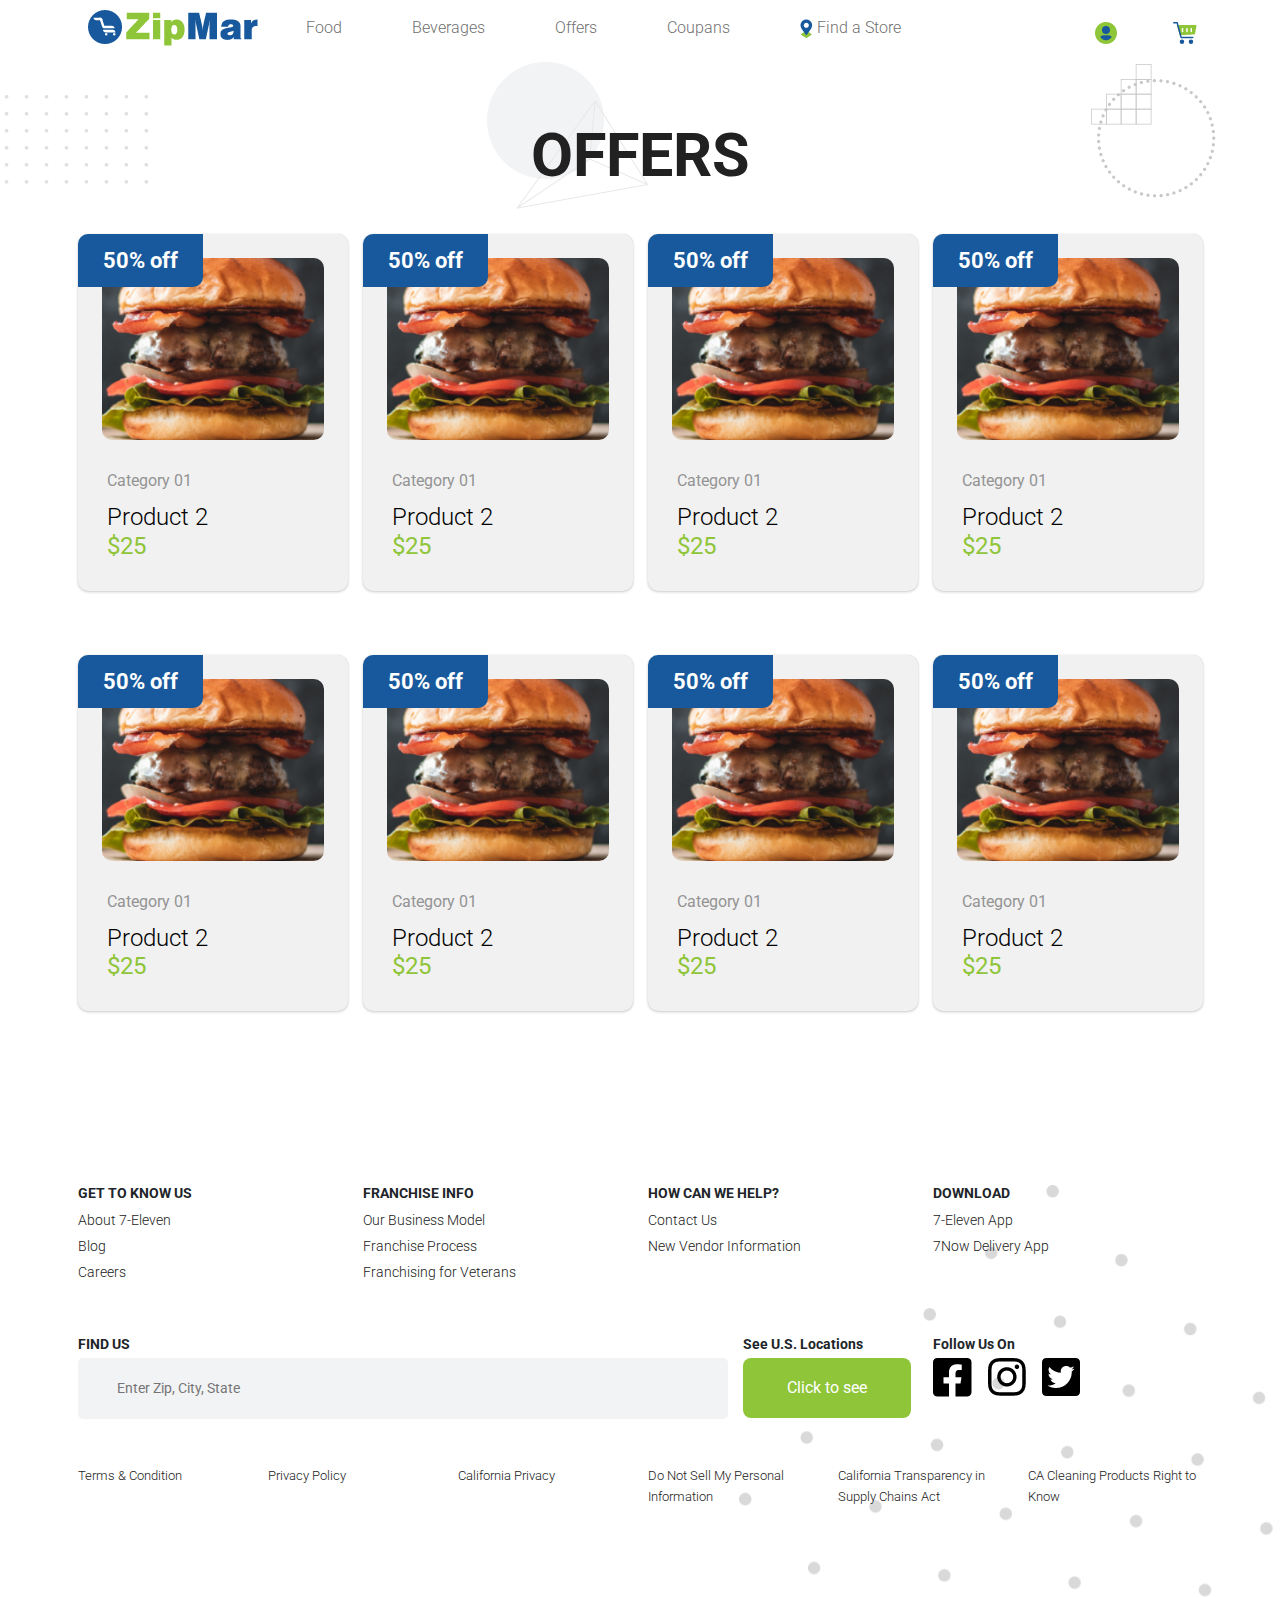
<file: offers.html>
<!DOCTYPE html>
<html lang="en">
<head>
    <meta charset="UTF-8">
    <meta name="viewport" content="width=device-width, initial-scale=1.0">
    <title>Offers - Zipmar</title>
    <!-- links -->
    <!-- fontawesome cdn -->
    <link rel="stylesheet" href="https://use.fontawesome.com/releases/v5.15.1/css/all.css" integrity="sha384-vp86vTRFVJgpjF9jiIGPEEqYqlDwgyBgEF109VFjmqGmIY/Y4HV4d3Gp2irVfcrp" crossorigin="anonymous">
    <!-- google fonts -->
    <link rel="preconnect" href="https://fonts.gstatic.com">
    <link href="https://fonts.googleapis.com/css2?family=Roboto:wght@300;400;700&display=swap" rel="stylesheet">
    <!-- bootstrap -->
    <link rel="stylesheet" href="assets/css/bootstrap.min.css">
    <link rel="stylesheet" href="assets/css/adminlte.min.css">
    <!-- css -->
    <link rel="stylesheet" href="assets/css/styles.css">
</head>
<body>
    <!-- header -->
    <header class="header">
        <div class="left-dots">
            <img src="assets/images/Group 125.png" alt="">
        </div>
        <div class="middle-circle">
            <img src="assets/images/Ellipse 12.png" alt="">
        </div>
        <div class="triangle-shape">
            <img src="assets/images/Path 128.png" alt="">
        </div>
        
        <div class="right-stair">
            <img src="assets/images/Group 137.png" alt="">
        </div>
        <div class="right-dotted-circle">
            <img src="assets/images/Path 127.png" alt="">
        </div>
        <nav class="navbar fixed-top navbar-expand-lg navbar-light">
            <a class="navbar-brand p-0 display-hide" href="index.html">
                <img src="assets/images/logo.png" alt="" >
            </a>
            <div class="ms-0 container">
                <a class="navbar-brand p-0 d-none display-view" href="index.html">
                    <img src="assets/images/logo.png" alt="" >
                </a>
                <button class="navbar-toggler" type="button" data-bs-toggle="collapse" data-bs-target="#navbarNav" aria-controls="navbarNav" aria-expanded="false" aria-label="Toggle navigation">
                    <span class="navbar-toggler-icon"></span>
                </button>
                <div class="collapse navbar-collapse" id="navbarNav">
                    <ul class="navbar-nav w-100">
                        <li class="nav-item">
                            <a class="nav-link" href="product.html">Food</a>
                        </li>
                        <li class="nav-item">
                            <a class="nav-link" href="product.html">Beverages</a>
                        </li>
                        <li class="nav-item">
                            <a class="nav-link" href="#">Offers</a>
                        </li>
                        <li class="nav-item">
                            <a class="nav-link" href="#">Coupans</a>
                        </li>
                        <li class="nav-item">
                            <a class="nav-link" href=""><img class="me-1" src="assets/images/Group 142.png" alt="">Find a Store</a>
                        </li>
                        <li class="icon nav-link">
                            <div>
                                <a href="login.html" class="nav-item"><img src="assets/images/Group 193.png" alt=""></a>
                                <a href="cart.html" class="nav-item"><img src="assets/images/Group 190.png" alt=""></a>
                            </div>
                        </li>
                    </ul>
                </div>
            </div>
        </nav>
    </header>

    <!-- offers -section -->

    <section class="offers-section">
        <div class="container">
            <div class="heading text-center">
                <h1>OFFERS</h1>
            </div>
            <div class="row">
                <div class="col-lg-3 col-md-4 col-sm-6 mb-5">
                    <div class="card product-container">
                        <div class="off">
                            <p>50% off</p>
                        </div>
                        <a class="btn wishlist-icon" href="">
                            <i class="far fa-heart fa-2x"></i>
                        </a>
                        <a href="product-detail.html">
                            <div style="background-image: url(assets/images/alex-motoc-H5gNE2RX8Ac-unsplash.png);" class="product-img">
                                
                            </div>
                            <div class="text-area">
                                <p class="product-category">Category 01</p>
                                <h5 class="product-name">Product 2 <span>$25</span></h5>
                            </div>
                            <a href="cart.html" class="btn atc-product-btn">Add To Cart</a>
                        </a>
                    </div>
                </div>
                <div class="col-lg-3 col-md-4 col-sm-6 mb-5">
                    <div class="card product-container">
                        <div class="off">
                            <p>50% off</p>
                        </div>
                        <a class="btn wishlist-icon" href="">
                            <i class="far fa-heart fa-2x"></i>
                        </a>
                        <a href="product-detail.html">
                            <div style="background-image: url(assets/images/alex-motoc-H5gNE2RX8Ac-unsplash.png);" class="product-img">
                                
                            </div>
                            <div class="text-area">
                                <p class="product-category">Category 01</p>
                                <h5 class="product-name">Product 2 <span>$25</span></h5>
                            </div>
                            <a href="cart.html" class="btn atc-product-btn">Add To Cart</a>
                        </a>
                    </div>
                </div>
                <div class="col-lg-3 col-md-4 col-sm-6 mb-5">
                    <div class="card product-container">
                        <div class="off">
                            <p>50% off</p>
                        </div>
                        <a class="btn wishlist-icon" href="">
                            <i class="far fa-heart fa-2x"></i>
                        </a>
                        <a href="product-detail.html">
                            <div style="background-image: url(assets/images/alex-motoc-H5gNE2RX8Ac-unsplash.png);" class="product-img">
                                
                            </div>
                            <div class="text-area">
                                <p class="product-category">Category 01</p>
                                <h5 class="product-name">Product 2 <span>$25</span></h5>
                            </div>
                            <a href="cart.html" class="btn atc-product-btn">Add To Cart</a>
                        </a>
                    </div>
                </div>
                <div class="col-lg-3 col-md-4 col-sm-6 mb-5">
                    <div class="card product-container">
                        <div class="off">
                            <p>50% off</p>
                        </div>
                        <a class="btn wishlist-icon" href="">
                            <i class="far fa-heart fa-2x"></i>
                        </a>
                        <a href="product-detail.html">
                            <div style="background-image: url(assets/images/alex-motoc-H5gNE2RX8Ac-unsplash.png);" class="product-img">
                                
                            </div>
                            <div class="text-area">
                                <p class="product-category">Category 01</p>
                                <h5 class="product-name">Product 2 <span>$25</span></h5>
                            </div>
                            <a href="cart.html" class="btn atc-product-btn">Add To Cart</a>
                        </a>
                    </div>
                </div>
                <div class="col-lg-3 col-md-4 col-sm-6 mb-5">
                    <div class="card product-container">
                        <div class="off">
                            <p>50% off</p>
                        </div>
                        <a class="btn wishlist-icon" href="">
                            <i class="far fa-heart fa-2x"></i>
                        </a>
                        <a href="product-detail.html">
                            <div style="background-image: url(assets/images/alex-motoc-H5gNE2RX8Ac-unsplash.png);" class="product-img">
                                
                            </div>
                            <div class="text-area">
                                <p class="product-category">Category 01</p>
                                <h5 class="product-name">Product 2 <span>$25</span></h5>
                            </div>
                            <a href="cart.html" class="btn atc-product-btn">Add To Cart</a>
                        </a>
                    </div>
                </div>
                <div class="col-lg-3 col-md-4 col-sm-6 mb-5">
                    <div class="card product-container">
                        <div class="off">
                            <p>50% off</p>
                        </div>
                        <a class="btn wishlist-icon" href="">
                            <i class="far fa-heart fa-2x"></i>
                        </a>
                        <a href="product-detail.html">
                            <div style="background-image: url(assets/images/alex-motoc-H5gNE2RX8Ac-unsplash.png);" class="product-img">
                                
                            </div>
                            <div class="text-area">
                                <p class="product-category">Category 01</p>
                                <h5 class="product-name">Product 2 <span>$25</span></h5>
                            </div>
                            <a href="cart.html" class="btn atc-product-btn">Add To Cart</a>
                        </a>
                    </div>
                </div>
                <div class="col-lg-3 col-md-4 col-sm-6 mb-5">
                    <div class="card product-container">
                        <div class="off">
                            <p>50% off</p>
                        </div>
                        <a class="btn wishlist-icon" href="">
                            <i class="far fa-heart fa-2x"></i>
                        </a>
                        <a href="product-detail.html">
                            <div style="background-image: url(assets/images/alex-motoc-H5gNE2RX8Ac-unsplash.png);" class="product-img">
                                
                            </div>
                            <div class="text-area">
                                <p class="product-category">Category 01</p>
                                <h5 class="product-name">Product 2 <span>$25</span></h5>
                            </div>
                            <a href="cart.html" class="btn atc-product-btn">Add To Cart</a>
                        </a>
                    </div>
                </div>
                <div class="col-lg-3 col-md-4 col-sm-6 mb-5">
                    <div class="card product-container">
                        <div class="off">
                            <p>50% off</p>
                        </div>
                        <a class="btn wishlist-icon" href="">
                            <i class="far fa-heart fa-2x"></i>
                        </a>
                        <a href="product-detail.html">
                            <div style="background-image: url(assets/images/alex-motoc-H5gNE2RX8Ac-unsplash.png);" class="product-img">
                                
                            </div>
                            <div class="text-area">
                                <p class="product-category">Category 01</p>
                                <h5 class="product-name">Product 2 <span>$25</span></h5>
                            </div>
                            <a href="cart.html" class="btn atc-product-btn">Add To Cart</a>
                        </a>
                    </div>
                </div>
            </div>
        </div>
    </section>






    <!-- footer -->

    <footer>
        <!-- <img class="footer-design" src="assets/images/Group 173.png" alt=""> -->
        <div class="container">
            <div class="row footer-top">
                <div class="col-lg-3 col-md-6 col-sm-6 width">
                    <h5>
                        GET TO KNOW US
                    </h5>
                    <ul class="p-0">
                        <li><a href="">About 7-Eleven</a></li>
                        <li><a href="">Blog</a></li>
                        <li><a href="">Careers</a></li>
                    </ul>
                </div>
                <div class="col-lg-3 col-md-6 col-sm-6 width">
                    <h5>
                        FRANCHISE INFO
                    </h5>
                    <ul class="p-0">
                        <li><a href="">Our Business Model</a></li>
                        <li><a href="">Franchise Process</a></li>
                        <li><a href="">Franchising for Veterans</a></li>
                    </ul>
                </div>
                <div class="col-lg-3 col-md-6 col-sm-6 width">
                    <h5>
                        HOW CAN WE HELP?
                    </h5>
                    <ul class="p-0">
                        <li><a href="">Contact Us</a></li>
                        <li><a href="">New Vendor Information</a></li>
                    </ul>
                </div>
                <div class="col-lg-3 col-md-6 col-sm-6 width">
                    <h5>
                        DOWNLOAD
                    </h5>
                    <ul class="p-0">
                        <li><a href="">7-Eleven App</a></li>
                        <li><a href="">7Now Delivery App</a></li>
                    </ul>
                </div>
            </div>
            <div class="row footer-middle">
                <div class="col-lg-7 col-md">
                    <h5>FIND US</h5>
                    <input class="w-100" type="text" placeholder="Enter Zip, City, State">
                </div>
                <div class="col-lg-2 col-md-6 col-sm-6 width">
                    <h5>See U.S. Locations</h5>
                    <button class="btn cts-btn">Click to see</button>
                </div>
                <div class="col-lg-3 col-md-6 col-sm-6 width">
                    <h5>Follow Us On</h5>
                    <div class="d-flex">
                        <a class="me-3" href=""><img src="assets/images/Icon awesome-facebook-square.png" alt=""></a>
                        <a class="me-3" href=""><img src="assets/images/Icon awesome-instagram.png" alt=""></a>
                        <a href=""><img src="assets/images/Icon awesome-twitter-square.png" alt=""></a>
                    </div>
                </div>
            </div>
            <div class=" footer-bottom">
                <div class="row">
                    <div class="col-lg-2 col-md-3 col-sm-4 w-auto mt-3">
                        <a href="">Terms & Condition</a>
                    </div>
                    <div class="col-lg-2 col-md-3 col-sm-4 w-auto mt-3">
                        <a href="">Privacy Policy</a>
                    </div>
                    <div class="col-lg-2 col-md-3 col-sm-4 w-auto mt-3">
                        <a href="">California Privacy</a>
                    </div>
                    <div class="col-lg-2 col-md-3 col-sm-4 w-auto mt-3">
                        <a href="">Do Not Sell My Personal Information</a>
                    </div>
                    <div class="col-lg-2 col-md-3 col-sm-4 w-auto mt-3">
                        <a href="">California Transparency in Supply Chains Act</a>
                    </div>
                    <div class="col-lg-2 col-md-3 col-sm-4 w-auto mt-3">
                        <a href="">CA Cleaning Products Right to Know</a>
                    </div>
                </div>
            </div>
        </div>
    </footer>

    <!-- bootstrap js -->
    <script src="assets/js/bootstrap.min.js"></script>
</body>
</html>
</file>
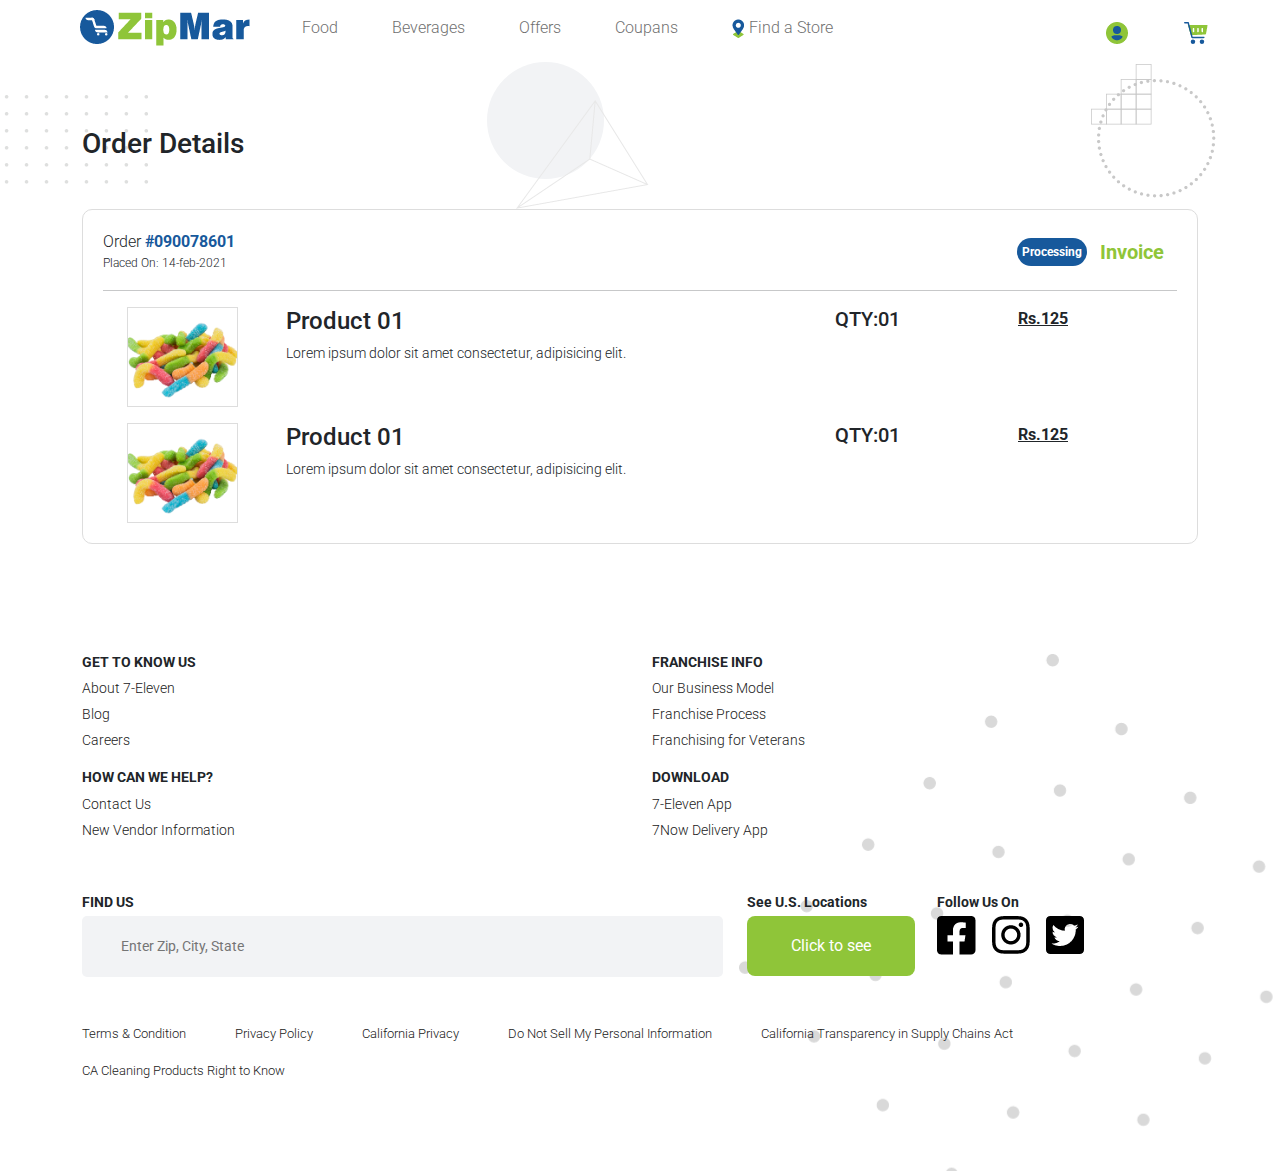
<file: order-manage.html>
<!DOCTYPE html>
<html lang="en">
<head>
    <meta charset="UTF-8">
    <meta name="viewport" content="width=device-width, initial-scale=1.0">
    <title>Document</title>
    <!-- links -->
    <!-- fontawesome cdn -->
    <link rel="stylesheet" href="https://use.fontawesome.com/releases/v5.15.1/css/all.css" integrity="sha384-vp86vTRFVJgpjF9jiIGPEEqYqlDwgyBgEF109VFjmqGmIY/Y4HV4d3Gp2irVfcrp" crossorigin="anonymous">
    <!-- google fonts -->
    <link rel="preconnect" href="https://fonts.gstatic.com">
    <link href="https://fonts.googleapis.com/css2?family=Roboto:wght@300;400;700&display=swap" rel="stylesheet">
    <!-- bootstrap -->
    <link rel="stylesheet" href="assets/css/bootstrap.min.css">
    <!-- css -->
    <link rel="stylesheet" href="assets/css/styles.css">
</head>
<body>
    <!-- header -->
    <header class="header">
        <div class="left-dots">
            <img src="assets/images/Group 125.png" alt="">
        </div>
        <div class="middle-circle">
            <img src="assets/images/Ellipse 12.png" alt="">
        </div>
        <div class="triangle-shape">
            <img src="assets/images/Path 128.png" alt="">
        </div>
        
        <div class="right-stair">
            <img src="assets/images/Group 137.png" alt="">
        </div>
        <div class="right-dotted-circle">
            <img src="assets/images/Path 127.png" alt="">
        </div>
        <nav class="navbar fixed-top navbar-expand-lg navbar-light">
            <a class="navbar-brand p-0 display-hide" href="index.html">
                <img src="assets/images/logo.png" alt="" >
            </a>
            <div class="ms-0 container">
                <a class="navbar-brand p-0 d-none display-view" href="index.html">
                    <img src="assets/images/logo.png" alt="" >
                </a>
                <button class="navbar-toggler" type="button" data-bs-toggle="collapse" data-bs-target="#navbarNav" aria-controls="navbarNav" aria-expanded="false" aria-label="Toggle navigation">
                    <span class="navbar-toggler-icon"></span>
                </button>
                <div class="collapse navbar-collapse" id="navbarNav">
                    <ul class="navbar-nav w-100">
                        <li class="nav-item dd-f" id="#show">
                            <a class=" nav-link" href="product.html">Food</a>
                            <div class=" food-dd">
                                <ul>
                                    <li>
                                        <a href="">lorem</a>
                                    </li>
                                    <li>
                                        <a href="">lorem</a>
                                    </li>
                                    <li>
                                        <a href="">lorem</a>
                                    </li>
                                    <li>
                                        <a href="">lorem</a>
                                    </li>
                                </ul>
                                <ul class="padding">
                                    <li>
                                        <a href="">lorem</a>
                                    </li>
                                    <li>
                                        <a href="">lorem</a>
                                    </li>
                                    <li>
                                        <a href="">lorem</a>
                                    </li>
                                    <li>
                                        <a href="">lorem</a>
                                    </li>
                                </ul>
                                <div class="menu-img" style="background-image: url(assets/images/alex-motoc-H5gNE2RX8Ac-unsplash.png);"></div>
                            </div>
                        </li>
                        <li class="nav-item dd-b">
                            <a class="nav-link" href="product.html">Beverages</a>
                            <div class="d-flex bev-dd">
                                <ul>
                                    <li>
                                        <a href="">lorem</a>
                                    </li>
                                    <li>
                                        <a href="">lorem</a>
                                    </li>
                                    <li>
                                        <a href="">lorem</a>
                                    </li>
                                    <li>
                                        <a href="">lorem</a>
                                    </li>
                                </ul>
                                <ul class="padding">
                                    <li>
                                        <a href="">lorem</a>
                                    </li>
                                    <li>
                                        <a href="">lorem</a>
                                    </li>
                                    <li>
                                        <a href="">lorem</a>
                                    </li>
                                    <li>
                                        <a href="">lorem</a>
                                    </li>
                                </ul>
                                <div class="menu-img" style="background-image: url(assets/images/alex-motoc-H5gNE2RX8Ac-unsplash.png);"></div>
                            </div>
                        </li>
                        <li class="nav-item">
                            <a class="nav-link" href="offers.html">Offers</a>
                        </li>
                        <li class="nav-item">
                            <a class="nav-link" href="coupon.html">Coupans</a>
                        </li>
                        <li class="nav-item">
                            <a class="nav-link" href=""><img class="me-1" src="assets/images/Group 142.png" alt="">Find a Store</a>
                        </li>
                        <li class="icon nav-link">
                            <div>
                                <a href="login.html" class="nav-item"><img src="assets/images/Group 193.png" alt=""></a>
                                <a href="cart.html" class="nav-item"><img src="assets/images/Group 190.png" alt=""></a>
                            </div>
                        </li>
                    </ul>
                </div>
            </div>
        </nav>
    </header>
    
    <!-- order manage section -->

    <section class="manage-section">
        <div class="container">
            <div class="heading">
                <h3>Order Details</h3>
            </div>
            <div class="order-box mt-5">
                <div class="d-flex justify-content-between">
                    <div>
                        <p class="order-id m-0">Order <span class="order-num">#090078601</span></p>
                        <p class="order-date m-0">Placed On: 14-feb-2021</p>
                    </div>
                    <div class="d-flex">
                        <p class="state">Processing</p>
                        <a class="manage btn" href="">Invoice</a>
                    </div>
                </div>
                <hr>
                <div class="row mt-3">
                    <div class="col-lg-2 col-md-2">
                        <div class="order-img" style="background-image: url(assets/images/jelly_candies_PNG65.png);"></div>
                    </div>
                    <div class="col-lg-6 col-md-6">
                        <div class="order-title">
                            <h4>Product 01</h4>
                        </div>
                        <div class="order-description">
                            <p>Lorem ipsum dolor sit amet consectetur, adipisicing elit.</p>
                            <p class="status"></p>
                        </div>
                    </div>
                    <div class="col-lg-2 col-md-2">
                        <h5 class="qty">QTY:01</h5>
                    </div>
                    <div class="col-lg-2 col-md-2">
                        <p class="price">Rs.125</p>
                    </div>
                </div>
                <div class="row mt-3">
                    <div class="col-lg-2 col-md-2">
                        <div class="order-img" style="background-image: url(assets/images/jelly_candies_PNG65.png);"></div>
                    </div>
                    <div class="col-lg-6 col-md-6">
                        <div class="order-title">
                            <h4>Product 01</h4>
                        </div>
                        <div class="order-description">
                            <p>Lorem ipsum dolor sit amet consectetur, adipisicing elit.</p>
                            <p class="status"></p>
                        </div>
                    </div>
                    <div class="col-lg-2 col-md-2">
                        <h5 class="qty">QTY:01</h5>
                    </div>
                    <div class="col-lg-2 col-md-2">
                        <p class="price">Rs.125</p>
                    </div>
                </div>
            </div>
        </div>
    </section>


    <!-- footer -->

    <footer>
        <!-- <img class="footer-design" src="assets/images/Group 173.png" alt=""> -->
        <div class="container">
            <div class="row footer-top">
                <div class="col-lg-3 col-md-6 col-sm-6 w-50">
                    <h5>
                        GET TO KNOW US
                    </h5>
                    <ul class="p-0">
                        <li><a href="">About 7-Eleven</a></li>
                        <li><a href="">Blog</a></li>
                        <li><a href="">Careers</a></li>
                    </ul>
                </div>
                <div class="col-lg-3 col-md-6 col-sm-6 w-50">
                    <h5>
                        FRANCHISE INFO
                    </h5>
                    <ul class="p-0">
                        <li><a href="">Our Business Model</a></li>
                        <li><a href="">Franchise Process</a></li>
                        <li><a href="">Franchising for Veterans</a></li>
                    </ul>
                </div>
                <div class="col-lg-3 col-md-6 col-sm-6 w-50">
                    <h5>
                        HOW CAN WE HELP?
                    </h5>
                    <ul class="p-0">
                        <li><a href="">Contact Us</a></li>
                        <li><a href="">New Vendor Information</a></li>
                    </ul>
                </div>
                <div class="col-lg-3 col-md-6 col-sm-6 w-50">
                    <h5>
                        DOWNLOAD
                    </h5>
                    <ul class="p-0">
                        <li><a href="">7-Eleven App</a></li>
                        <li><a href="">7Now Delivery App</a></li>
                    </ul>
                </div>
            </div>
            <div class="row footer-middle">
                <div class="col-lg-7 col-md">
                    <h5>FIND US</h5>
                    <input class="w-100" type="text" placeholder="Enter Zip, City, State">
                </div>
                <div class="col-lg-2 col-md-6 col-sm-6 width">
                    <h5>See U.S. Locations</h5>
                    <button class="btn cts-btn">Click to see</button>
                </div>
                <div class="col-lg-3 col-md-6 col-sm-6 width">
                    <h5>Follow Us On</h5>
                    <div class="d-flex">
                        <a class="me-3" href=""><img src="assets/images/Icon awesome-facebook-square.png" alt=""></a>
                        <a class="me-3" href=""><img src="assets/images/Icon awesome-instagram.png" alt=""></a>
                        <a href=""><img src="assets/images/Icon awesome-twitter-square.png" alt=""></a>
                    </div>
                </div>
            </div>
            <div class=" footer-bottom">
                <div class="row">
                    <div class="col-lg-2 col-md-3 col-sm-4 w-auto mt-3">
                        <a href="">Terms & Condition</a>
                    </div>
                    <div class="col-lg-2 col-md-3 col-sm-4 w-auto mt-3">
                        <a href="">Privacy Policy</a>
                    </div>
                    <div class="col-lg-2 col-md-3 col-sm-4 w-auto mt-3">
                        <a href="">California Privacy</a>
                    </div>
                    <div class="col-lg-2 col-md-3 col-sm-4 w-auto mt-3">
                        <a href="">Do Not Sell My Personal Information</a>
                    </div>
                    <div class="col-lg-2 col-md-3 col-sm-4 w-auto mt-3">
                        <a href="">California Transparency in Supply Chains Act</a>
                    </div>
                    <div class="col-lg-2 col-md-3 col-sm-4 w-auto mt-3">
                        <a href="">CA Cleaning Products Right to Know</a>
                    </div>
                </div>
            </div>
        </div>
    </footer>

    <!-- js -->

    <!-- bootstrap js -->
    <script src="assets/js/bootstrap.min.js"></script>
    <script src="https://ajax.googleapis.com/ajax/libs/jquery/3.5.1/jquery.min.js"></script>
</body>
</html>
</file>
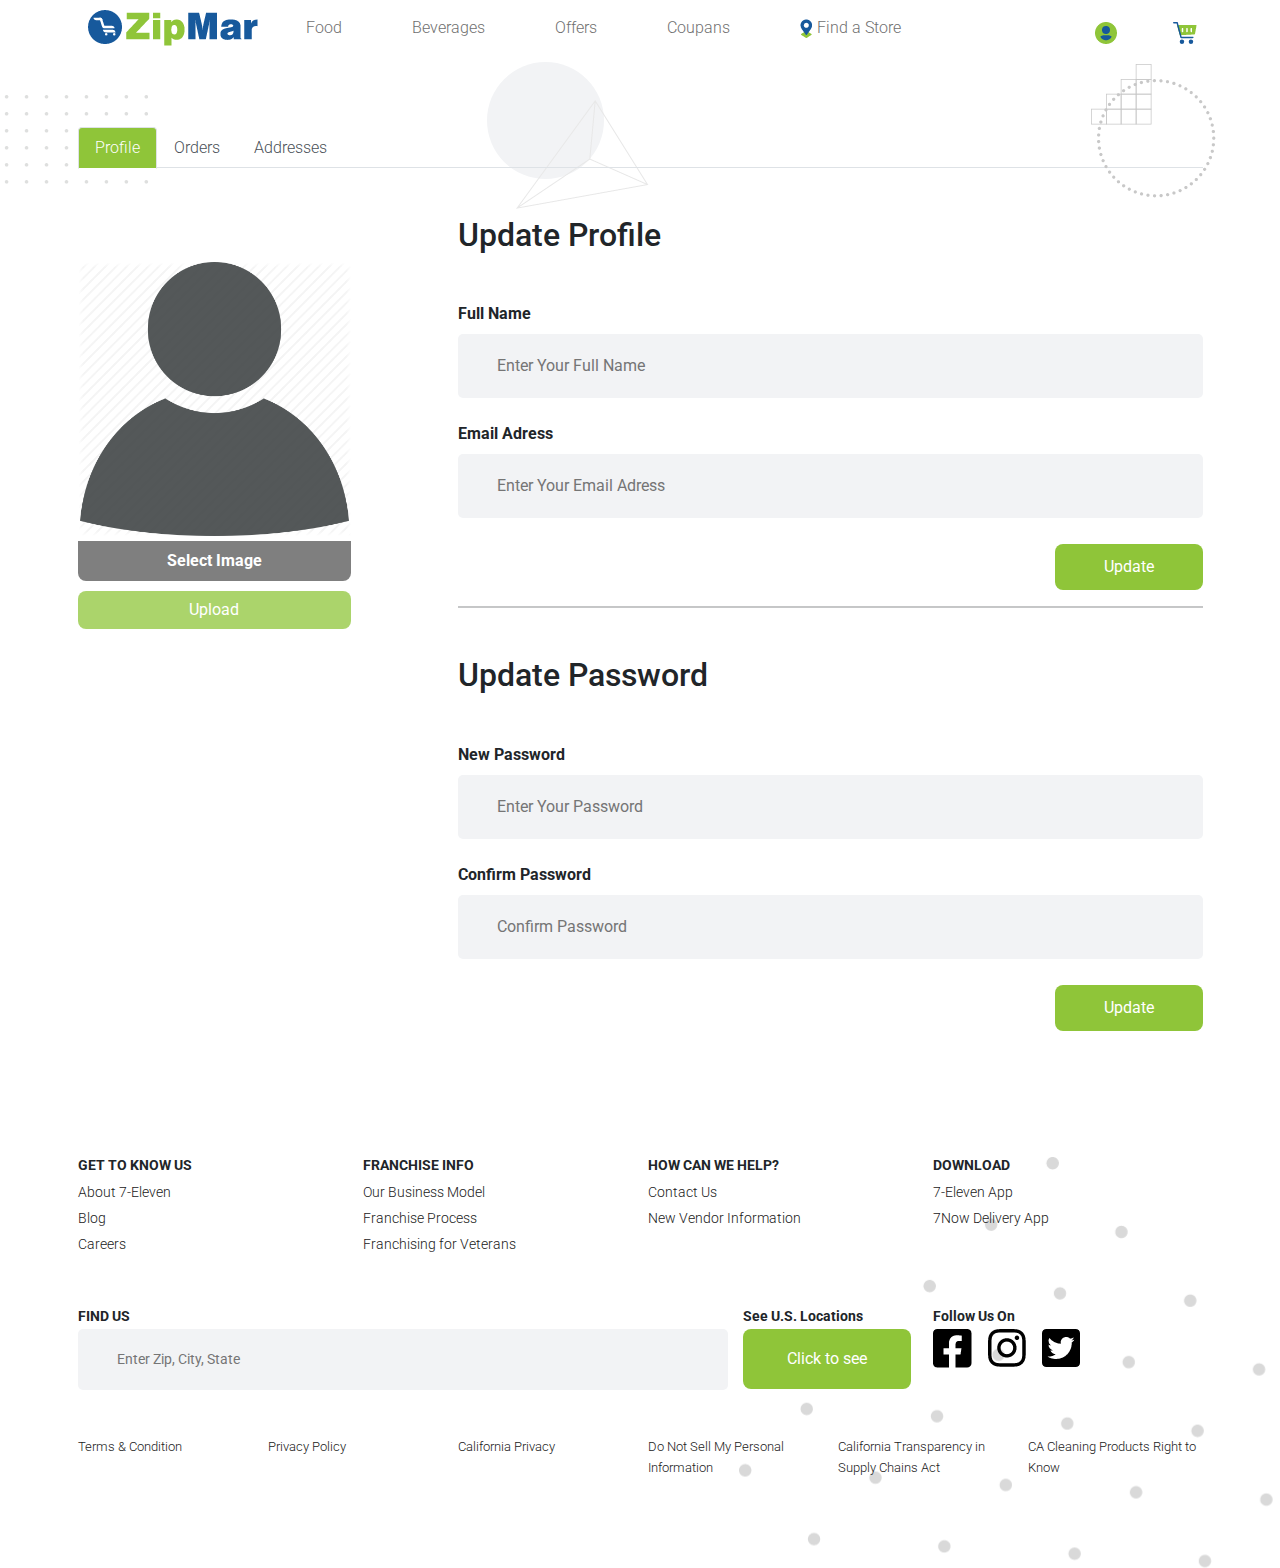
<file: profile.html>
<!DOCTYPE html>
<html lang="en">
<head>
    <meta charset="UTF-8">
    <meta name="viewport" content="width=device-width, initial-scale=1.0">
    <title>Profile - Zipmar</title>
    <!-- links -->
    <!-- fontawesome cdn -->
    <link rel="stylesheet" href="https://use.fontawesome.com/releases/v5.15.1/css/all.css" integrity="sha384-vp86vTRFVJgpjF9jiIGPEEqYqlDwgyBgEF109VFjmqGmIY/Y4HV4d3Gp2irVfcrp" crossorigin="anonymous">
    <!-- google fonts -->
    <link rel="preconnect" href="https://fonts.gstatic.com">
    <link href="https://fonts.googleapis.com/css2?family=Roboto:wght@300;400;700&display=swap" rel="stylesheet">
    <!-- bootstrap -->
    <link rel="stylesheet" href="assets/css/bootstrap.min.css">
    <link rel="stylesheet" href="assets/css/adminlte.min.css">
    <!-- css -->
    <link rel="stylesheet" href="assets/css/styles.css">
</head>
<body>
    <!-- header -->
    <header class="header">
        <div class="left-dots">
            <img src="assets/images/Group 125.png" alt="">
        </div>
        <div class="middle-circle">
            <img src="assets/images/Ellipse 12.png" alt="">
        </div>
        <div class="triangle-shape">
            <img src="assets/images/Path 128.png" alt="">
        </div>
        
        <div class="right-stair">
            <img src="assets/images/Group 137.png" alt="">
        </div>
        <div class="right-dotted-circle">
            <img src="assets/images/Path 127.png" alt="">
        </div>
        <nav class="navbar fixed-top navbar-expand-lg navbar-light">
            <a class="navbar-brand p-0 display-hide" href="index.html">
                <img src="assets/images/logo.png" alt="" >
            </a>
            <div class="ms-0 container">
                <a class="navbar-brand p-0 d-none display-view" href="index.html">
                    <img src="assets/images/logo.png" alt="" >
                </a>
                <button class="navbar-toggler" type="button" data-bs-toggle="collapse" data-bs-target="#navbarNav" aria-controls="navbarNav" aria-expanded="false" aria-label="Toggle navigation">
                    <span class="navbar-toggler-icon"></span>
                </button>
                <div class="collapse navbar-collapse" id="navbarNav">
                    <ul class="navbar-nav w-100">
                        <li class="nav-item">
                            <a class="nav-link" href="product.html">Food</a>
                        </li>
                        <li class="nav-item">
                            <a class="nav-link" href="product.html">Beverages</a>
                        </li>
                        <li class="nav-item">
                            <a class="nav-link" href="#">Offers</a>
                        </li>
                        <li class="nav-item">
                            <a class="nav-link" href="#">Coupans</a>
                        </li>
                        <li class="nav-item">
                            <a class="nav-link" href=""><img class="me-1" src="assets/images/Group 142.png" alt="">Find a Store</a>
                        </li>
                        <li class="icon nav-link">
                            <div>
                                <a href="login.html" class="nav-item"><img src="assets/images/Group 193.png" alt=""></a>
                                <a href="cart.html" class="nav-item"><img src="assets/images/Group 190.png" alt=""></a>
                            </div>
                        </li>
                    </ul>
                </div>
            </div>
        </nav>
    </header>

    <!-- profile section -->
    <section class="profile-section">
        <div class="container">
            <ul class="nav nav-tabs" id="myTab" role="tablist">
                <li class="nav-item" role="presentation">
                  <a class="nav-link active" id="home-tab" data-bs-toggle="tab" href="#home" role="tab" aria-controls="home" aria-selected="true">Profile</a>
                </li>
                <li class="nav-item" role="presentation">
                  <a class="nav-link" id="profile-tab" data-bs-toggle="tab" href="#profile" role="tab" aria-controls="profile" aria-selected="false">Orders</a>
                </li>
                <li class="nav-item" role="presentation">
                  <a class="nav-link" id="contact-tab" data-bs-toggle="tab" href="#contact" role="tab" aria-controls="contact" aria-selected="false">Addresses</a>
                </li>
              </ul>
              <div class="tab-content" id="myTabContent">
                <div class="tab-pane fade show active" id="home" role="tabpanel" aria-labelledby="home-tab">
                    <div class="row mt-5">
                        <div class="col-lg-4 col-md-4">
                            <div class="profile-img">
                                <div class="profile-pic w-75" style="background-image: url(assets/images/person-head-icon-10.png);"></div>
                                <label for="file-upload" class="w-75 custom-file-upload">
                                    <i class="fa fa-cloud-upload"></i> Select Image
                                </label>
                                <input id="file-upload" type="file"/>
                                <button type="submit" class="btn w-75">Upload</button>
                            </div>
                        </div>
                        <div class="col-lg-8 col-md-8">
                            <div class="heading">
                                <h2>Update Profile</h2>
                            </div>
                            <form action="" class="mt-5">
                                <div class="form-group">
                                    <label for="">Full Name</label>
                                    <input class="w-100" type="text" placeholder="Enter Your Full Name">
                                </div>
                                <div class="form-group mt-4">
                                    <label for="">Email Adress</label>
                                    <input class="w-100" type="email" placeholder="Enter Your Email Adress">
                                </div>
                                <div class="form-group d-flex justify-content-end">
                                    <button type="submit" class="btn update-btn">Update</button>
                                </div>
                            </form>
                            <hr>
                            <div class="heading mt-5">
                                <h2>Update Password</h2>
                            </div>
                            <form action="" class="mt-5">
                                <div class="form-group">
                                    <label for="">New Password</label>
                                    <input class="w-100" type="text" placeholder="Enter Your Password">
                                </div>
                                <div class="form-group mt-4">
                                    <label for="">Confirm Password</label>
                                    <input class="w-100" type="password" placeholder="Confirm Password">
                                </div>
                                <div class="form-group d-flex justify-content-end">
                                    <button type="submit" class="btn update-btn">Update</button>
                                </div>
                            </form>
                        </div>
                    </div>
                </div>
                <div class="tab-pane fade" id="profile" role="tabpanel" aria-labelledby="profile-tab">
                    <div class="order-box mt-5">
                        <div class="d-flex justify-content-between">
                            <div>
                                <p class="order-id m-0">Order <span>#090078601</span></p>
                                <p class="order-date m-0">Placed On: 14-feb-2021</p>
                            </div>
                            <div>
                                <a class="manage btn" href="">Manage</a>
                            </div>
                        </div>
                        <hr>
                        <div class="row">
                            <div class="col-lg-2 col-md-2">
                                <div class="order-img" style="background-image: url(assets/images/jelly_candies_PNG65.png);"></div>
                            </div>
                            <div class="col-lg-6 col-md-6">
                                <div class="order-title">
                                    <h4>Product 01</h4>
                                </div>
                                <div class="order-description">
                                    <p>Lorem ipsum dolor sit amet consectetur, adipisicing elit.</p>
                                </div>
                            </div>
                            <div class="col-lg-2 col-md-2">
                                <h5 class="qty">QTY:02</h5>
                            </div>
                            <div class="col-lg-2 col-md-2">
                                <p class="state">Processing</p>
                            </div>
                        </div>
                    </div>
                    <div class="order-box mt-5">
                        <div class="d-flex justify-content-between">
                            <div>
                                <p class="order-id m-0">Order <span>#090078601</span></p>
                                <p class="order-date m-0">Placed On: 14-feb-2021</p>
                            </div>
                            <div class="d-flex">
                                <p class="state">Processing</p>
                                <a class="manage btn" href="">Manage</a>
                            </div>
                        </div>
                        <hr>
                        <div class="row">
                            <div class="col-lg-2 col-md-2">
                                <div class="order-img" style="background-image: url(assets/images/jelly_candies_PNG65.png);"></div>
                            </div>
                            <div class="col-lg-6 col-md-6">
                                <div class="order-title">
                                    <h4>Product 01</h4>
                                </div>
                                <div class="order-description">
                                    <p>Lorem ipsum dolor sit amet consectetur, adipisicing elit.</p>
                                </div>
                            </div>
                            <div class="col-lg-2 col-md-2">
                                <h5 class="qty">QTY:02</h5>
                            </div>
                            <div class="col-lg-2 col-md-2">
                                
                            </div>
                        </div>
                    </div>
                    <div class="order-box mt-5">
                        <div class="d-flex justify-content-between">
                            <div>
                                <p class="order-id m-0">Order <span>#090078601</span></p>
                                <p class="order-date m-0">Placed On: 14-feb-2021</p>
                            </div>
                            <div>
                                <a class="manage btn" href="order-manage.html">Manage</a>
                            </div>
                        </div>
                        <hr>
                        <div class="row">
                            <div class="col-lg-2 col-md-2">
                                <div class="order-img" style="background-image: url(assets/images/jelly_candies_PNG65.png);"></div>
                            </div>
                            <div class="col-lg-6 col-md-6">
                                <div class="order-title">
                                    <h4>Product 01</h4>
                                </div>
                                <div class="order-description">
                                    <p>Lorem ipsum dolor sit amet consectetur, adipisicing elit.</p>
                                </div>
                            </div>
                            <div class="col-lg-2 col-md-2">
                                <h5 class="qty">QTY:02</h5>
                            </div>
                            <div class="col-lg-2 col-md-2">
                                <p class="state">Processing</p>
                            </div>
                        </div>
                    </div>
                </div>
                <div class="tab-pane fade" id="contact" role="tabpanel" aria-labelledby="contact-tab">
                    <div class="addresses mt-5 mb-3">
                        <div class="d-flex justify-content-between adress-box">
                            <div class="name">
                                <p class=" title">Full Name</p>
                                <p>Huzaifa Iqbal</p>
                            </div>
                            <div class="adress">
                                <p class="title">Address</p>
                                <p>House no 000 xyz colony block# 1 xyz area karachi</p>
                            </div>
                            <div class="region">
                                <p class="title">Region</p>
                                <p>Sindh-Karachi-Pakistan</p>
                            </div>
                            <div class="contact">
                                <p class="title">Phone Number</p>
                                <p class="contact-no">090078601</p>
                            </div>
                            <div>
                                <a href="" class="edit-btn">Edit</a>
                            </div>
                        </div>
                    </div>
                    <hr>
                    <div class="addresses mt-5 mb-3">
                        <div class="d-flex justify-content-between adress-box">
                            <div class="name">
                                <p class=" title">Full Name</p>
                                <p>Huzaifa Iqbal</p>
                            </div>
                            <div class="adress">
                                <p class="title">Address</p>
                                <p>House no 000 xyz colony block# 1 xyz area karachi</p>
                            </div>
                            <div class="region">
                                <p class="title">Region</p>
                                <p>Sindh-Karachi-Pakistan</p>
                            </div>
                            <div class="contact">
                                <p class="title">Phone Number</p>
                                <p class="contact-no">090078601</p>
                            </div>
                            <div>
                                <a href="" class="edit-btn">Edit</a>
                            </div>
                        </div>
                    </div>
                </div>
              </div>
            
        </div>
    </section>


    <!-- footer -->

    <footer>
        <!-- <img class="footer-design" src="assets/images/Group 173.png" alt=""> -->
        <div class="container">
            <div class="row footer-top">
                <div class="col-lg-3 col-md-6 col-sm-6 width">
                    <h5>
                        GET TO KNOW US
                    </h5>
                    <ul class="p-0">
                        <li><a href="">About 7-Eleven</a></li>
                        <li><a href="">Blog</a></li>
                        <li><a href="">Careers</a></li>
                    </ul>
                </div>
                <div class="col-lg-3 col-md-6 col-sm-6 width">
                    <h5>
                        FRANCHISE INFO
                    </h5>
                    <ul class="p-0">
                        <li><a href="">Our Business Model</a></li>
                        <li><a href="">Franchise Process</a></li>
                        <li><a href="">Franchising for Veterans</a></li>
                    </ul>
                </div>
                <div class="col-lg-3 col-md-6 col-sm-6 width">
                    <h5>
                        HOW CAN WE HELP?
                    </h5>
                    <ul class="p-0">
                        <li><a href="">Contact Us</a></li>
                        <li><a href="">New Vendor Information</a></li>
                    </ul>
                </div>
                <div class="col-lg-3 col-md-6 col-sm-6 width">
                    <h5>
                        DOWNLOAD
                    </h5>
                    <ul class="p-0">
                        <li><a href="">7-Eleven App</a></li>
                        <li><a href="">7Now Delivery App</a></li>
                    </ul>
                </div>
            </div>
            <div class="row footer-middle">
                <div class="col-lg-7 col-md">
                    <h5>FIND US</h5>
                    <input class="w-100" type="text" placeholder="Enter Zip, City, State">
                </div>
                <div class="col-lg-2 col-md-6 col-sm-6 width">
                    <h5>See U.S. Locations</h5>
                    <button class="btn cts-btn">Click to see</button>
                </div>
                <div class="col-lg-3 col-md-6 col-sm-6 width">
                    <h5>Follow Us On</h5>
                    <div class="d-flex">
                        <a class="me-3" href=""><img src="assets/images/Icon awesome-facebook-square.png" alt=""></a>
                        <a class="me-3" href=""><img src="assets/images/Icon awesome-instagram.png" alt=""></a>
                        <a href=""><img src="assets/images/Icon awesome-twitter-square.png" alt=""></a>
                    </div>
                </div>
            </div>
            <div class=" footer-bottom">
                <div class="row">
                    <div class="col-lg-2 col-md-3 col-sm-4 w-auto mt-3">
                        <a href="">Terms & Condition</a>
                    </div>
                    <div class="col-lg-2 col-md-3 col-sm-4 w-auto mt-3">
                        <a href="">Privacy Policy</a>
                    </div>
                    <div class="col-lg-2 col-md-3 col-sm-4 w-auto mt-3">
                        <a href="">California Privacy</a>
                    </div>
                    <div class="col-lg-2 col-md-3 col-sm-4 w-auto mt-3">
                        <a href="">Do Not Sell My Personal Information</a>
                    </div>
                    <div class="col-lg-2 col-md-3 col-sm-4 w-auto mt-3">
                        <a href="">California Transparency in Supply Chains Act</a>
                    </div>
                    <div class="col-lg-2 col-md-3 col-sm-4 w-auto mt-3">
                        <a href="">CA Cleaning Products Right to Know</a>
                    </div>
                </div>
            </div>
        </div>
    </footer>

    <!-- bootstrap js -->
    <script src="assets/js/bootstrap.min.js"></script>
</body>
</html>
</file>
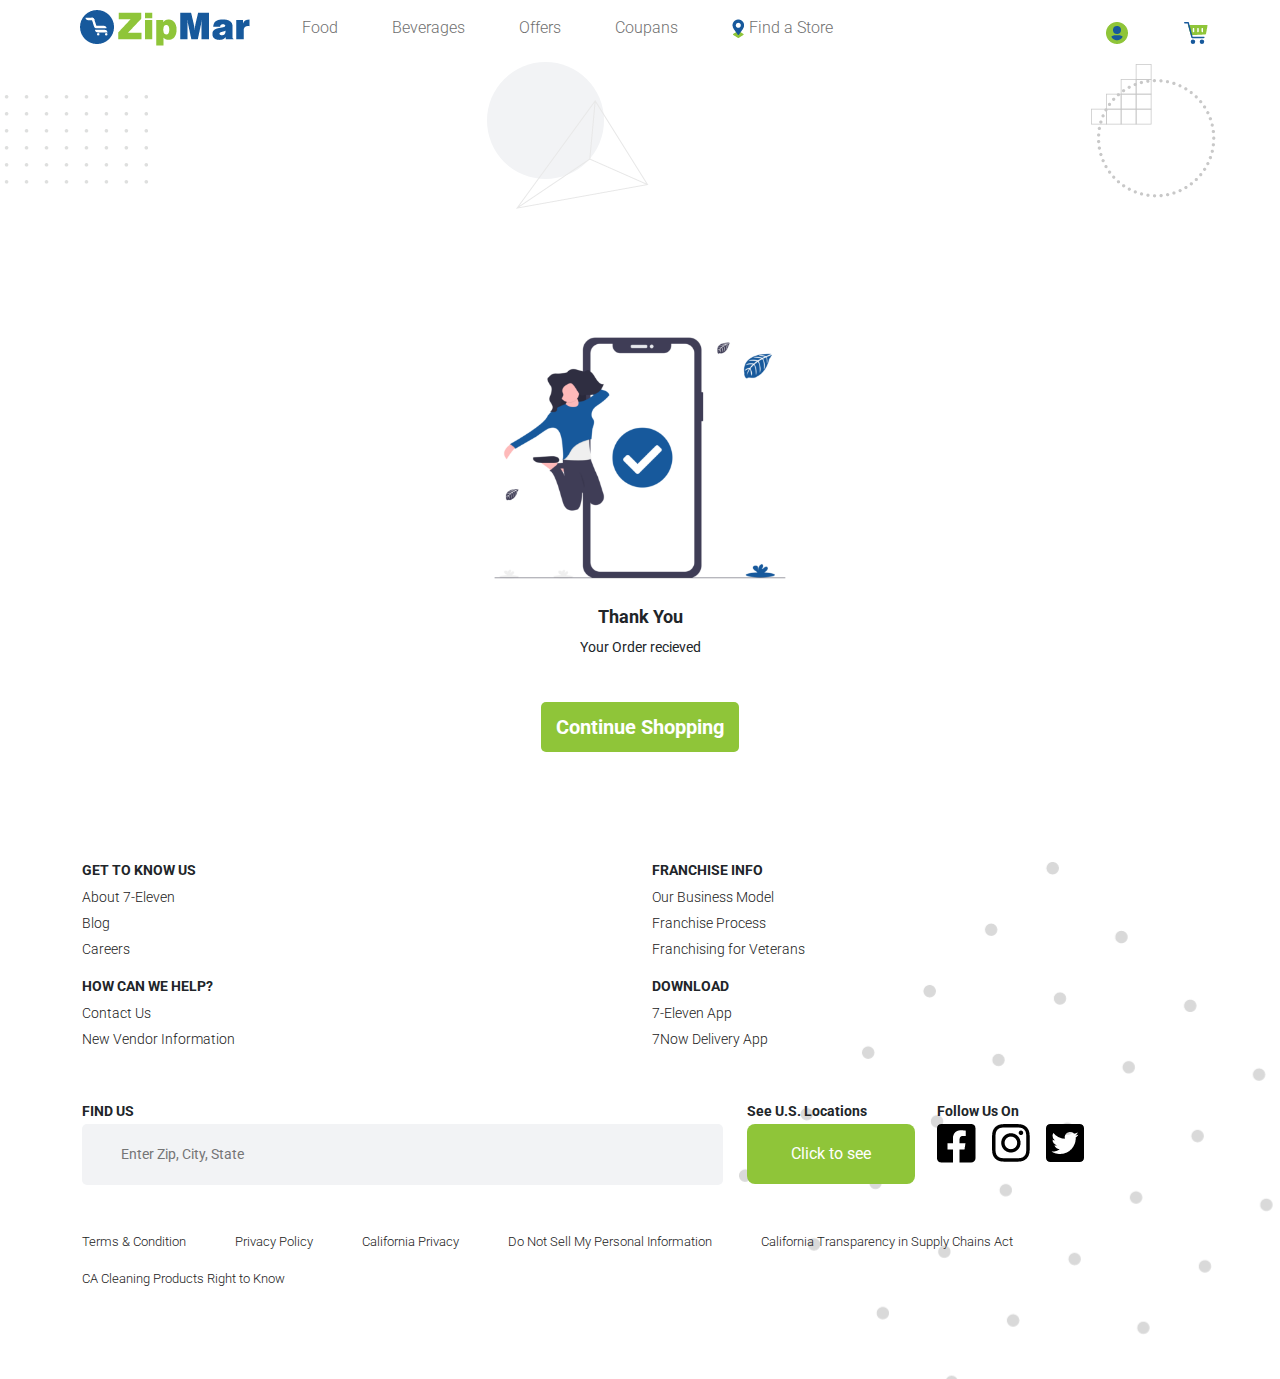
<file: thankyou.html>
<!DOCTYPE html>
<html lang="en">
<head>
    <meta charset="UTF-8">
    <meta name="viewport" content="width=device-width, initial-scale=1.0">
    <title>Document</title>
    <!-- links -->
    <!-- fontawesome cdn -->
    <link rel="stylesheet" href="https://use.fontawesome.com/releases/v5.15.1/css/all.css" integrity="sha384-vp86vTRFVJgpjF9jiIGPEEqYqlDwgyBgEF109VFjmqGmIY/Y4HV4d3Gp2irVfcrp" crossorigin="anonymous">
    <!-- google fonts -->
    <link rel="preconnect" href="https://fonts.gstatic.com">
    <link href="https://fonts.googleapis.com/css2?family=Roboto:wght@300;400;700&display=swap" rel="stylesheet">
    <!-- bootstrap -->
    <link rel="stylesheet" href="assets/css/bootstrap.min.css">
    <!-- css -->
    <link rel="stylesheet" href="assets/css/styles.css">
</head>
<body>

    <!-- header -->
    <header>
        <div class="left-dots">
            <img src="assets/images/Group 125.png" alt="">
        </div>
        <div class="middle-circle">
            <img src="assets/images/Ellipse 12.png" alt="">
        </div>
        <div class="triangle-shape">
            <img src="assets/images/Path 128.png" alt="">
        </div>
        
        <div class="right-stair">
            <img src="assets/images/Group 137.png" alt="">
        </div>
        <div class="right-dotted-circle">
            <img src="assets/images/Path 127.png" alt="">
        </div>
        <nav class="navbar fixed-top navbar-expand-lg navbar-light">
            <a class="navbar-brand p-0 display-hide" href="index.html">
                <img src="assets/images/logo.png" alt="" >
            </a>
            <div class="ms-0 container">
                <a class="navbar-brand p-0 d-none display-view" href="index.html">
                    <img src="assets/images/logo.png" alt="" >
                </a>
                <button class="navbar-toggler" type="button" data-bs-toggle="collapse" data-bs-target="#navbarNav" aria-controls="navbarNav" aria-expanded="false" aria-label="Toggle navigation">
                    <span class="navbar-toggler-icon"></span>
                </button>
                <div class="collapse navbar-collapse" id="navbarNav">
                    <ul class="navbar-nav w-100">
                        <li class="nav-item dd-f" id="#show">
                            <a class=" nav-link" href="product.html">Food</a>
                            <div class=" food-dd">
                                <ul>
                                    <li>
                                        <a href="">lorem</a>
                                    </li>
                                    <li>
                                        <a href="">lorem</a>
                                    </li>
                                    <li>
                                        <a href="">lorem</a>
                                    </li>
                                    <li>
                                        <a href="">lorem</a>
                                    </li>
                                </ul>
                                <ul class="padding">
                                    <li>
                                        <a href="">lorem</a>
                                    </li>
                                    <li>
                                        <a href="">lorem</a>
                                    </li>
                                    <li>
                                        <a href="">lorem</a>
                                    </li>
                                    <li>
                                        <a href="">lorem</a>
                                    </li>
                                </ul>
                                <div class="menu-img" style="background-image: url(assets/images/alex-motoc-H5gNE2RX8Ac-unsplash.png);"></div>
                            </div>
                        </li>
                        <li class="nav-item dd-b">
                            <a class="nav-link" href="product.html">Beverages</a>
                            <div class="d-flex bev-dd">
                                <ul>
                                    <li>
                                        <a href="">lorem</a>
                                    </li>
                                    <li>
                                        <a href="">lorem</a>
                                    </li>
                                    <li>
                                        <a href="">lorem</a>
                                    </li>
                                    <li>
                                        <a href="">lorem</a>
                                    </li>
                                </ul>
                                <ul class="padding">
                                    <li>
                                        <a href="">lorem</a>
                                    </li>
                                    <li>
                                        <a href="">lorem</a>
                                    </li>
                                    <li>
                                        <a href="">lorem</a>
                                    </li>
                                    <li>
                                        <a href="">lorem</a>
                                    </li>
                                </ul>
                                <div class="menu-img" style="background-image: url(assets/images/alex-motoc-H5gNE2RX8Ac-unsplash.png);"></div>
                            </div>
                        </li>
                        <li class="nav-item">
                            <a class="nav-link" href="offers.html">Offers</a>
                        </li>
                        <li class="nav-item">
                            <a class="nav-link" href="coupon.html">Coupans</a>
                        </li>
                        <li class="nav-item">
                            <a class="nav-link" href=""><img class="me-1" src="assets/images/Group 142.png" alt="">Find a Store</a>
                        </li>
                        <li class="icon nav-link">
                            <div>
                                <a href="login.html" class="nav-item"><img src="assets/images/Group 193.png" alt=""></a>
                                <a href="cart.html" class="nav-item"><img src="assets/images/Group 190.png" alt=""></a>
                            </div>
                        </li>
                    </ul>
                </div>
            </div>
        </nav>
    </header>
    
    <!-- thank you section -->

    <section class="thank-you-section">
        <div class="container text-center">
            <img src="assets/images/undraw_order_confirmed_aaw7.png" alt="">
            <h5>Thank You</h5>
            <p>Your Order recieved</p>
            <a href="" class="btn ">Continue Shopping</a>
        </div>
    </section>




    <!-- footer -->

    <footer>
        <!-- <img class="footer-design" src="assets/images/Group 173.png" alt=""> -->
        <div class="container">
            <div class="row footer-top">
                <div class="col-lg-3 col-md-6 col-sm-6 w-50">
                    <h5>
                        GET TO KNOW US
                    </h5>
                    <ul class="p-0">
                        <li><a href="">About 7-Eleven</a></li>
                        <li><a href="">Blog</a></li>
                        <li><a href="">Careers</a></li>
                    </ul>
                </div>
                <div class="col-lg-3 col-md-6 col-sm-6 w-50">
                    <h5>
                        FRANCHISE INFO
                    </h5>
                    <ul class="p-0">
                        <li><a href="">Our Business Model</a></li>
                        <li><a href="">Franchise Process</a></li>
                        <li><a href="">Franchising for Veterans</a></li>
                    </ul>
                </div>
                <div class="col-lg-3 col-md-6 col-sm-6 w-50">
                    <h5>
                        HOW CAN WE HELP?
                    </h5>
                    <ul class="p-0">
                        <li><a href="">Contact Us</a></li>
                        <li><a href="">New Vendor Information</a></li>
                    </ul>
                </div>
                <div class="col-lg-3 col-md-6 col-sm-6 w-50">
                    <h5>
                        DOWNLOAD
                    </h5>
                    <ul class="p-0">
                        <li><a href="">7-Eleven App</a></li>
                        <li><a href="">7Now Delivery App</a></li>
                    </ul>
                </div>
            </div>
            <div class="row footer-middle">
                <div class="col-lg-7 col-md">
                    <h5>FIND US</h5>
                    <input class="w-100" type="text" placeholder="Enter Zip, City, State">
                </div>
                <div class="col-lg-2 col-md-6 col-sm-6 width">
                    <h5>See U.S. Locations</h5>
                    <button class="btn cts-btn">Click to see</button>
                </div>
                <div class="col-lg-3 col-md-6 col-sm-6 width">
                    <h5>Follow Us On</h5>
                    <div class="d-flex">
                        <a class="me-3" href=""><img src="assets/images/Icon awesome-facebook-square.png" alt=""></a>
                        <a class="me-3" href=""><img src="assets/images/Icon awesome-instagram.png" alt=""></a>
                        <a href=""><img src="assets/images/Icon awesome-twitter-square.png" alt=""></a>
                    </div>
                </div>
            </div>
            <div class=" footer-bottom">
                <div class="row">
                    <div class="col-lg-2 col-md-3 col-sm-4 w-auto mt-3">
                        <a href="">Terms & Condition</a>
                    </div>
                    <div class="col-lg-2 col-md-3 col-sm-4 w-auto mt-3">
                        <a href="">Privacy Policy</a>
                    </div>
                    <div class="col-lg-2 col-md-3 col-sm-4 w-auto mt-3">
                        <a href="">California Privacy</a>
                    </div>
                    <div class="col-lg-2 col-md-3 col-sm-4 w-auto mt-3">
                        <a href="">Do Not Sell My Personal Information</a>
                    </div>
                    <div class="col-lg-2 col-md-3 col-sm-4 w-auto mt-3">
                        <a href="">California Transparency in Supply Chains Act</a>
                    </div>
                    <div class="col-lg-2 col-md-3 col-sm-4 w-auto mt-3">
                        <a href="">CA Cleaning Products Right to Know</a>
                    </div>
                </div>
            </div>
        </div>
    </footer>

    <!-- js -->

    <!-- bootstrap js -->
    <script src="assets/js/bootstrap.min.js"></script>
    <script src="https://ajax.googleapis.com/ajax/libs/jquery/3.5.1/jquery.min.js"></script>
</body>
</html>
</file>
<file: assets/css/styles.css>
body{
    font-family: 'Roboto', sans-serif;
    font-weight: 300;
    margin: 0;
    overflow-x: hidden;
}

.custom-container{
    width: 920px!important;
    margin: auto;
}

/* header */

header{
    position: relative;
    height: 312px;
    /* margin-bottom: 50px; */
}

header .left-dots{
    position: absolute;
    left: -95px;
    top: 95px;
    animation-name: left-dots;
    z-index: -1;
    animation-duration: 5s;
    animation-iteration-count: infinite;
}

@keyframes left-dots{
    0%{
        left: -95px;
    }
    50%{
        left: -55px;
    }
    100%{
        left: -95px;
    }
}

header .middle-circle img{
    position: absolute;
    top: 62px;
    left: 38.05%;
    z-index: -10;
    animation-name: middle-circle;
    animation-duration: 5s;
    animation-iteration-count: infinite;
}

@keyframes middle-circle{
    0%{
        top: 62px;
        left: 38.05%;
    }
    /* 25%{
        top: 52px;
        left: 37.05%;
    } */
    50%{
        top: 100px;
        left: 39.05%;
    }
    100%{
        top: 62px;
        left: 38.05%;
    }
}

header .triangle-shape img{
    position: absolute;
    top: 99.7px;
    left: 40.313%;
    z-index: -1;
    animation-name: triangle-shape;
    animation-duration: 5s;
    animation-iteration-count: infinite;
}

@keyframes triangle-shape{
    0%{
        top: 99.7px;
        left: 40.313%;
    }
    50%{
        top: 129.7px;
        left: 41.313%;
    }
    100%{
        top: 99.7px;
        left: 40.313%;
    }
}

section .egg-img-big{
    position: absolute;
    left: 60%;
    top: -35px;
    z-index: 10;
}

section .egg-img-big .header-food-dish{
    position: absolute;
}

section .header-tagline{
    position: absolute;
    top: 136px;
    left: 50.782%;
    z-index: 20;
}

section .header-tagline .egg-img{
    position: absolute;
    z-index: 10;
    left: 25.6px;
    top: -11.8px;
    animation-name: egg-img;
    animation-duration: 2s;
    /* animation-iteration-count: infinite; */
}

@keyframes egg-img{
    0%{
        top: -11.8px;
    }
    25%{
        top: -50px;
    }
    50%{
        top: 0;
    }
    75%{
        top: -20.8px;
    }
    100%{
        top: -11.8px;
    }
}

section .header-tagline p{
    margin: 0;
    border-radius: 15px;
    width: 369px;
    background-color: #F2F3F5;
    padding: 15px 22px 15px 144px;
    font-size: 20px;
    line-height: 22px;
    font-weight: 400;
}

header .right-stair{
    position: absolute;
    top: 64px;
    right: 10%;
    z-index: -10;
    animation-name: right-stairs;
    animation-duration: 5s;
    animation-iteration-count: infinite;
}

@keyframes right-stairs{
    0%{
        right: 10%;
    }
    50%{
        right: 5%;
    }
    100%{
        right: 10%;
    }
}

header .right-dotted-circle{
    position: absolute;
    top: 79px;
    right: 5%;
    z-index: 0;
    animation-name: dotted-circle;
    animation-duration: 5s;
    animation-iteration-count: infinite;
}

@keyframes dotted-circle{
    0%{
        transform: rotate(0deg);
    }
    50%{
        transform: rotate(180deg);
    }
    100%{
        transform: rotate(0deg); 
    }
}

header nav{
    background-color: #fff!important;
    /* z-index: 5!important; */
}

header .logo img{
    padding-right: 95px!important;
}

header .navbar-brand img{
    padding-right: 16px;
    padding-left: 80px;
}

header .navbar-toggler:focus{
    outline: none;
    box-shadow: none;
}

header ul{
    position: relative;
}

header ul li{
    width: fit-content;
}

header ul li ul{
    list-style: none;
    padding: 0;
}

header ul li .padding{
    padding-right: 60px;
    padding-left: 100px;
}

header .dd-f:hover .food-dd{
    opacity: 100%;
    visibility: visible;
    top: 52px;
}

header .food-dd {
    color: #707070;
    display: flex;
    position: absolute;
    z-index: 1;
    padding: 50px;
    background-color: #F2F3F5;
    border: none;
    opacity: 0;
    line-height: 43px;
    font-size: 14px;
    top: 40px;
    visibility: hidden;
    transition: visibility 0.8s , opacity 0.8s , top 0.5s ;
    /* display: none!important; */
}

header ul li .food-dd a{
    text-decoration: none;
 
}

header .dd-b:hover .bev-dd{
    opacity: 100%;
    visibility: visible;
    top: 52px;
}

header ul li .bev-dd {
    color: #707070;
    display: flex;
    position: absolute;
    z-index: 1;
    padding: 50px;
    background-color: #F2F3F5;
    border: none;
    opacity: 0;
    line-height: 43px;
    font-size: 14px;
    top: 40px;
    visibility: hidden;
    transition: visibility 0.8s , opacity 0.8s , top 0.5s ;
    /* transition: opacity 1s; */
    /* display: none; */
    /* background: linear-gradient( to right, #8FC539 , #8FC539);
    background-repeat: no-repeat;
    background-size: 0 100%;
    transition: background-size 1s 0s; */
}

header ul li .bev-dd a{
    text-decoration: none;
}

header .menu-img{
    width: 235px;
    height: 190px;
    background-size: 100%;
    background-repeat: no-repeat;
    background-position: center;
}

header li a{
    font-size: 1rem;
    /* padding-top: 16px!important; */
    color: #707070!important;
    margin-right: 38px!important;
}

header ul .icon{
    position: absolute;
    right: 0;
    padding-top: 12px!important;
    padding-bottom: 0!important;
}

header ul .icon div:first-child a{
    padding-right: 14px!important;
}

/* search section */

.search-section{
    position: relative;
    margin-bottom: 73px;
}

.search-section .left-blue-circle{
    position: absolute;
    top: 135px;
    left: 5%;
    animation-name: left-circle;
    animation-duration: 5s;
    animation-iteration-count: infinite;
}

@keyframes left-circle{
    0%{
        left: 5%;
        top: 135px;
    }
    25%{
        top: 115px;
    }
    50%{
        top: 155px
    }
    75%{
        top: 115px;
    }
    100%{
        top: 135px;
    }
}

.search-section .imgs{
    position: relative;
}

.search-section .imgs .green-dot{
    position: absolute;
    left: -96px;
    top: -28px;
    z-index: 0;
    animation-name: left-green-dot;
    animation-duration: 3s;
    animation-iteration-count: infinite;
}

@keyframes left-green-dot{
    0%{
        width: 5%;
    }
    25%{
        width: 2.5%;
    }
    50%{
        width: 5%;
    }
    75%{
        width: 7.5%;
    }
    100%{
        width: 5%;
    }
}

.search-section .imgs .line-circle{
    position: absolute;
    z-index: 0;
    top: -48px;
    left: -39px;
    animation-name: line-circle;
    animation-duration: 2s;
}

@keyframes line-circle{
    0%{
        width: 0;
    }
    100%{
        width: 33%;
    }
}

.search-section .imgs .sale-tag{
    position: absolute;
    z-index: 0;
    top: 52px;
    right: 100px;
    border-radius: 50px 50px 50px 0;
    font-size: 22px;
    margin: 0;
    font-weight: bold;
    color: #fff;
    width: fit-content;
    background: #17599C;
    padding: 10px 25px 10px;
}

.search-section .imgs .bg-img{
    height: 455px;
    width: 255px;
    background-size: 100%;
    background-position: center;
    background-repeat: no-repeat;
}

.search-section .heading h1{
    color: #212121;
    font-size: 61px;
    margin: auto;
    margin-top: 50px;
    line-height: 57px;
    font-weight: bold;
}

.search-section .text p{
    font-size: 14px;
    line-height: 18px;
    font-weight: 300;
    margin: auto;
    margin-top: 10px;
    margin-bottom: 62px;
}

.search-section .search-box{
    position: relative;
}

.search-section .search-box .search{
    padding: 31px 39px;
    background-color: #F2F3F5;
    border-radius: 15px;
    border: none;
}

.search-section .search-box .search:focus{
    outline: none;
}

.search-section .search-box button{
    padding: 14px 65px;
    color: #fff;
    background: linear-gradient(to right, #9bd145, #9bd145);
    background-color: #8FC539;
    border-radius: 15px;
    border: none;
    position: absolute;
    right: 12px;
    top: 12px;
    font-size: 22px;
    font-weight: 400;
    background-repeat: no-repeat;
    background-size: 0 100%;
    transition: background-size 1s 0s;
}

.search-section .search-box button:hover{
    background-size: 100% 100%;

}

.search-section .search-box .search-bg-img{
    position: absolute;
    top: 53.9px;
    z-index: -1;
    right: 101.1px;
    animation-name: search-bg-img;
    animation-duration: 15s;
    animation-delay: 2s;
}

@keyframes search-bg-img{
    0%{
        right: 101.1px;
    }
    25%{
        right: 0;
    }
    50%{
        right: 89%;
    }
    75%{
        right: 0;
    }
    100%{
        right: 101.1px;
    }
}

.search-section .blue-dot{
    position: absolute;
    right: 14%;
    top: 200px;
}

.search-section .blue-dot img{
    animation-name: right-blue-dot;
    animation-duration: 1s;
    animation-iteration-count: infinite;
}

@keyframes right-blue-dot{
    0%{
        width: 100%;
    }
    50%{
        width: 50%;
    }
    100%{
        width: 100%;
    }
}

.search-section .green-circle{
    position: absolute;
    right: 7%;
    top: 302px;
    animation-name: right-green-circle;
    animation-duration: 5s;
    animation-iteration-count: infinite;
}

@keyframes right-green-circle{
    0%{
        right: 7%;
    }
    50%{
        right: 2%;
    }
    100%{
        right: 7%;
    }
}

/* add sections */

/* add section 1 */

.add-section-1{
    margin-bottom: 120px;
}

.add-section-1 .container-box{
    background-color: #F2F3F5;
    border-radius: 15px;
}

.add-section-1 .container-box .text-area{
    position: relative;
}
.add-section-1 .container-box .text-area .left-pointer{
    position: absolute;
    top: 128.6px;
    left: -75.6px;
    animation-name: left-pointer;
    animation-duration: 5s;
    animation-iteration-count: infinite;
}

@keyframes left-pointer{
    0%{
        top: 128.6px;
    }
    25%{
        top: 0;
    }
    50%{
        top: 75%;
    }
    75%{
        top: 0;
    }
    100%{
        top: 128.6px;
    }
}

.add-section-1 .container-box .text{
    padding-top: 59px;
    padding-left: 95px;
    padding-bottom: 59px;
}

.add-section-1 .container-box .text h1{
    font-size: 42px;
    font-weight: bold;
    padding-bottom: 17px;
}

.add-section-1 .container-box .text p{
    font-size: 12px;
    font-weight: 300;
    line-height: 18px;
    padding-bottom: 40px;
}

.add-section-1 .container-box .btns .atc-btn{
    padding: 10px 43px;
    color: #fff;
    font-size: 14px;
    font-weight: 400;
    background: linear-gradient(to right, #9bd145, #9bd145);
    background-color: #8FC539;
    border-radius: 8px;
    border: none;
    margin-right: 30px;
    background-repeat: no-repeat;
    background-size: 0 100%;
    transition: background-size 1s 0s;
}

.add-section-1 .container-box .btns .atc-btn:hover{
    background-size: 100% 100%;
}

.add-section-1 .container-box .btns .fas-btn{
    padding: 10px 43px;
    color: #fff;
    font-size: 14px;
    font-weight: 400;
    background: linear-gradient(to right, #085496, #085496);
    background-color: #17599C;
    border-radius: 8px;
    background-repeat: no-repeat;
    background-size: 0 100%;
    transition: background-size 1s 0s;
}

.add-section-1 .container-box .btns .fas-btn:hover{
    background-size: 100% 100%;
}

.add-section-1 .container-box .imgs-area{
    position: relative;
}

.add-section-1 .container-box .imgs {
    position: relative;
    margin-top: 5px;
}

.add-section-1 .container-box .imgs .jelly-img{
    position: absolute;
    bottom: 7px;
    left: -45px;
}

.add-section-1 .container-box .imgs-area .right-green-d{
    position: absolute;
    right: -100px;
    top: 35.1px;
    animation-name: right-green-d;
    animation-duration: 5s;
    animation-delay: 5s;
    animation-iteration-count: infinite;
}

@keyframes right-green-d{
    0%{
        transform: rotate(0deg);
    }
    /* 50%{
        transform: rotate(180deg);
    } */
    100%{
        transform: rotate(360deg);
    }
}


/* add section 2 */

.add-section-2{
    padding-bottom: 150px;
}

.add-section-2 .line-circle{
    position: absolute;
    top: -100px;
    z-index: -10;
}

.add-section-2 .line-circle img{
    animation-name: line-circle-img;
    animation-duration: 3s;
    animation-iteration-count: infinite;
}

@keyframes line-circle-img{
    0%{
        width: 100%;
    }
    /* 25%{
        width: 150%;
    } */
    50%{
        width: 150%;
    }
    /* 75%{
        width: 75%;
    } */
    100%{
        width: 100%;
    }
}

.add-section-2 .text-area{
    position: relative;
    margin-top: 80px;
}

.add-section-2 .text-area h1{
    font-size: 52px;
    font-weight: bold;
    margin-bottom: 12px;
}

.add-section-2 .text-area p{
    font-size: 14px;
    width: 79%;
    margin-bottom: 59px;
}

.add-section-2 .btns .atc-btn{
    padding: 10px 43px;
    color: #fff;
    font-size: 14px;
    font-weight: 400;
    background: linear-gradient(to right, #9bd145, #9bd145);
    background-color: #8FC539;
    border-radius: 8px;
    border: none;
    margin-right: 30px;
    background-repeat: no-repeat;
    background-size: 0 100%;
    transition: background-size 1s 0s;
}

.add-section-2 .btns .atc-btn:hover{
    background-size: 100% 100%;
}

.add-section-2 .btns .fas-btn{
    padding: 10px 43px;
    color: #fff;
    font-size: 14px;
    font-weight: 400;
    background: linear-gradient(to right, #085496, #085496);
    background-color: #17599C;
    border-radius: 8px;
    background-repeat: no-repeat;
    background-size: 0 100%;
    transition: background-size 1s 0s;
}

.add-section-2 .btns .fas-btn:hover{
    background-size: 100% 100%;
}

.add-section-2 .imgs{
    position: relative;
}

.add-section-2 .imgs .design-img{
    position: absolute;
    bottom: -126.5px;
    left: 200px;
    animation-name: design-img;
    animation-duration: 5s;
    animation-iteration-count: infinite;
}

@keyframes design-img{
    0%{
        left: 200px;
    }
    50%{
        left: 100px;
    }
    100%{
        left: 200px;
    }
}

.add-section-2 .imgs .size{
    position: absolute;
    top: 55px;
    left: -85px;
    width: 160px;
    height: 160px;
    background-color: #17599C;
    border: 1px solid #17599C;
    border-radius: 50%;
    color: #fff;
}

.add-section-2 .imgs .size h1{
    font-size: 72px;
    width: fit-content;
    margin: auto;
    font-weight: bold;
    margin-top: 16px;
}

.add-section-2 .imgs .size h1 sup{
    font-size: 25px;
    vertical-align: revert;
}

.add-section-2 .imgs .size p{
    font-size: 24px;
    font-weight: 400;
    width: fit-content;
    margin: auto;
}

/* add section 3 */

.add-section-3{
    margin-bottom: 126px;
}

.add-section-3 .imgs{
    position: relative;
}

.add-section-3 .imgs .design-img{
    position: absolute;
    bottom: -36px;
    left: -108px;
    animation-name: left-design;
    animation-duration: 5s;
    animation-iteration-count: infinite;
}

@keyframes left-design{
    0%{
        transform: rotate(0deg);
    }
    100%{
        transform: rotate(360deg);
    }
    /* 100%{
        transform: rotate(0deg);
    } */
}

.add-section-3 .imgs .size{
    position: absolute;
    top: 55px;
    left: 45%;
    width: 160px;
    height: 160px;
    background-color: #17599C;
    border: 1px solid #17599C;
    border-radius: 50%;
    color: #fff;
}

.add-section-3 .imgs .size h1{
    font-size: 72px;
    width: fit-content;
    margin: auto;
    font-weight: bold;
    margin-top: 16px;
}

.add-section-3 .imgs .size h1 sup{
    font-size: 25px;
    vertical-align: revert;
}

.add-section-3 .imgs .size p{
    font-size: 24px;
    font-weight: 400;
    width: fit-content;
    margin: auto;
}

.add-section-3 .text-area{
    margin-top: 80px;
}

.add-section-3 .text-area h1{
    font-size: 52px;
    font-weight: bold;
    margin-bottom: 12px;
}

.add-section-3 .text-area p{
    font-size: 14px;
    width: 65%;
    margin-bottom: 59px;
}

.add-section-3 .btns .atc-btn{
    padding: 10px 43px;
    color: #fff;
    font-size: 14px;
    font-weight: 400;
    background: linear-gradient(to right, #9bd145, #9bd145);
    background-color: #8FC539;
    border-radius: 8px;
    border: none;
    margin-right: 30px;
    background-repeat: no-repeat;
    background-size: 0 100%;
    transition: background-size 1s 0s;
}

.add-section-3 .btns .atc-btn:hover{
    background-size: 100% 100%;
}

.add-section-3 .btns .fas-btn{
    padding: 10px 43px;
    color: #fff;
    font-size: 14px;
    font-weight: 400;
    background: linear-gradient(to right, #085496, #085496);
    background-color: #17599C;
    border-radius: 8px;
    background-repeat: no-repeat;
    background-size: 0 100%;
    transition: background-size 1s 0s;
}

.add-section-3 .btns .fas-btn:hover{
    background-size: 100% 100%;
}


/* footer */

footer{
    margin-top: 110px;
    position: relative;
    font-size: 14px!important;
    padding-bottom: 90px;
    background-image: url(../images/Group\ 173.png);
    background-repeat: no-repeat;
    background-position-x: 108%;
}

footer h5{
    font-size: 14px;
    font-weight: bold;
    margin-bottom: 5px;
}

footer ul li{
    list-style: none;
    line-height: 26px;
}

footer ul li a{
    color: #212121;
    text-decoration: none;
}

footer .footer-top{
    margin-bottom: 35px;
}

footer .footer-middle{
    margin-bottom: 30px;
}

footer .footer-middle input{
    padding: 20px 39px;
    background-color: #F2F3F5;
    border-radius: 5px;
    border: transparent;
}

footer .footer-middle input:focus{
    outline: none;
}

footer .footer-middle .cts-btn{
    padding: 18px 44px;
    background: linear-gradient(to right, #9bd145, #9bd145);
    background-color: #8FC539;
    color: #fff;
    border-radius: 8px;
    border: transparent;
    background-repeat: no-repeat;
    background-size: 0 100%;
    transition: background-size 1s 0s;
}

footer .footer-middle .cts-btn:hover{
    background-size: 100% 100%;
}

footer .footer-bottom a{
    color: #212121;
    font-size: 13px;
    font-weight: 300;
    text-decoration: none;
}

footer .footer-bottom a::after{
    content: "|";
    margin-left: 25px;
}

footer .footer-bottom div:last-child a::after{
    content: " ";
}

/* product page css  */

section .blue-dot{
    bottom: 0;
    position: absolute;
    right: 14%;
}

/* product search section */

.header{
    height: 127px!important;
}

.product-search-section{
    padding-bottom: 100px;
}

.product-search-section .imgs , section .imgs{
    position: relative;
}

.product-search-section .left-blue-circle , section .left-blue-circle{
    position: absolute;
    bottom: 0;
    left: 5%;
}

.product-search-section .imgs .green-dot , section .imgs .green-dot{
    position: absolute;
    left: -96px;
    top: 175px;
    z-index: 0;
}

.product-search-section .imgs .line-circle , section .imgs .line-circle{
    position: absolute;
    z-index: 0;
    top: 175px;
    left: -39px;
}

.product-search-section .heading h1{
    color: #212121;
    font-size: 61px;
    margin: auto;
    margin-top: 50px;
    line-height: 57px;
    width: 70%;
    font-weight: bold;
}

.product-search-section .text p{
    font-size: 14px;
    line-height: 18px;
    width: 350px;
    font-weight: 300;
    margin: auto;
    margin-top: 10px;
    margin-bottom: 62px;
}

.product-search-section .search-box{
    position: relative;
}

.product-search-section .search-box .search{
    padding: 31px 39px;
    background-color: #F2F3F5;
    border-radius: 15px;
    border: none;
}

.product-search-section .search-box .search:focus{
    outline: none;
}

.product-search-section .search-box button{
    padding: 14px 65px;
    color: #fff;
    background: linear-gradient(to right, #9bd145, #9bd145);
    background-color: #8FC539;
    border-radius: 15px;
    border: none;
    position: absolute;
    right: 12px;
    top: 12px;
    font-size: 22px;
    font-weight: 400;
    background-repeat: no-repeat;
    background-size: 0 100%;
    transition: background-size 1s 0s;
}

.product-search-section .search-box button:hover{
    background-size: 100% 100%;
}

.product-search-section .search-box button:focus{
    outline: none;
    box-shadow: none;
}

.product-search-section .search-box .search-bg-img{
    position: absolute;
    top: 53.9px;
    z-index: -1;
    right: 101.1px;
}


/* product section */

.products-section a{
    text-decoration: none;
}

.products-section h3{
    font-size: 28px;
    font-weight: bold;
    margin-bottom: 17px;
}

.products-section .product{
    margin-bottom: 70px;
}

.products-section .product-container{
    background-color: #F1F1F1;
    border: transparent;
    border-radius: 10px;
    width: 100%;
    position: relative;
}

.products-section .product-container .wishlist-icon{
    position: absolute;
    padding: 0;
    right: 0;
    display: none;
}

.products-section .product-container:hover .wishlist-icon{
    animation-name: wishlist-icon;
    animation-duration: 500ms;
    display: inline-block;
}

@keyframes wishlist-icon {
    0%{
        opacity: 0;
    }
    25%{
        opacity: 25%;
    }
    50%{
        opacity: 50%;
    }
    75%{
        opacity: 75%;
    }
    100%{
        opacity: 100%;
    }
}

.products-section .product-container .wishlist-icon i{
    color: #fff;
    background-color: #8FC539;
    padding: 16px 14px;
    border: transparent;
    border-radius: 10px;
}

.products-section .product-img{
    height: 182px;
    width: calc(100% - 48px);
    margin: 24px auto 29px;
    border-radius: 10px;
    border: transparent;
    background-position: center;
    background-size: 100%;
}

.products-section .product-img:hover{
    /* transition: ease-in;
    transition-delay: 500ms;
    background-size: 150%; */
    animation-name: img-zoom;
    animation-duration: 5s;
}

@keyframes img-zoom{
    0%{
        background-size: 100%;
    }
    /* 50%{
        background-size: 125%;
    } */
    100%{
        background-size: 150%;
    }
}

.products-section .product-container .text-area{
    margin: auto 29px;
}

.products-section .product-container .product-category{
    margin: 0;
    color: #949494;
    font-weight: 400;
    margin-bottom: 10px;
}

.products-section .product-container .product-name{
    font-size: 24px;
    font-weight: 300;
    color: #000;
    display: grid;
    margin-bottom: 30px;
}

.products-section .product-container .product-name span{
    font-size: 24px;
    font-weight: 400;
    color: #8FC539;
}

.products-section .product-container .atc-product-btn{
    position: absolute;
    font-size: 24px;
    line-height: 32px;
    padding: 12px 0;
    background: linear-gradient(to right, #9bd145, #9bd145);
    background-color: #8FC539;
    border-radius: 10px;
    border: transparent;
    color: white;
    bottom: 20px;
    left: 50%;
    transform: translate(-50% , 0);
    width: 75%;
    display: none;
    background-repeat: no-repeat;
    background-size: 0 100%;
    transition: background-size 1s 0s;
}

.products-section .product-container .atc-product-btn:hover{
    background-size: 100% 100%;
}

.products-section .product-container:hover .atc-product-btn{
    animation-name: wishlist-icon;
    animation-duration: 500ms;
    display: inline-block;
}

.swiper-container {
    width: 100%;
    height: 100%;
}

.swiper-slide {
    font-size: 18px;
    background: #fff;
  }

/* product detail section */

.product-detail-section{
    margin-top: 59px;
    margin-bottom: 110px;
}

.product-detail-section .box{
    background-color: rgba(241, 241, 241, 50%);
    border: transparent;
    border-radius: 20px;
}

.product-detail-section .main-img{
    border: transparent;
    border-radius: 20px;
    padding: 0 68px;
    padding-top: 64px;
    /* background-color: rgba(241, 241, 241, 50%); */
}

.product-detail-section .main-img .product-img{
    width: 400px; 
    height: 345px;
    border: transparent;
    border-radius: 30px;
}

.product-detail-section .thumbs-img{
    width: fit-content;
    margin: 0;
    padding-top: 40px;
    padding-bottom: 55px;
}

.product-detail-section .product-image-thumb{
    border: none;
    background: transparent;
    box-shadow: none;
}

.product-detail-section .product-image-thumb img{
    width: 124px;
    height: 106px;
    border: transparent;
    border-radius: 17px;
    opacity: 100%;
}

.product-detail-section .text-area{
    margin-left: 10%;
}

.product-detail-section .text-area .product-name{
    color: #8FC539;
    font-size: 38px;
    font-weight: 400;
    margin-bottom: 15px;
}

.product-detail-section .text-area .product-price{
    border-top: 4px solid #E2E2E2;
    width: fit-content;
    padding-top: 5px;
    font-size: 36px;
    font-weight: 500;
    margin-bottom: 25px;
}

.product-detail-section .text-area .product-description{
    font-size: 18px;
    line-height: 21px;
    margin-bottom: 40px;
}

.product-detail-section .text-area i{
    color: #8192a4;
}

.product-detail-section .text-area .quantity{
    height: fit-content;
    padding: 9px 29px;
    text-align: center;
    border: transparent;
    border-radius: 8px;
    font-size: 26px;
    margin-top: 5px;
    margin-bottom: 0;
    background-color: #ECECEC;
    width: fit-content;
}

.product-detail-section .text-area .atc-btn{
    font-size: 16px;
    padding: 16px 58px;
    color: #fff;
    background: linear-gradient(to right, #9bd145, #9bd145);
    background-color: #8FC539;
    margin-left: 20px;
    margin-top: 5px;
    border: transparent;
    border-radius: 8px;
    background-repeat: no-repeat;
    background-size: 0 100%;
    transition: background-size 1s 0s;
}

.product-detail-section .text-area .atc-btn:hover{
    background-size: 100% 100%
}

.product-detail-section .text-area .multiple-btn{
    margin-top: 180px;
}

.product-detail-section .text-area .atw-btn{
    font-size: 16px;
    padding: 16px 58px;
    color: #fff;
    background: linear-gradient(to right, #95a3b3, #95a3b3);
    background-color: #8192A4;
    border: transparent;
    border-radius: 8px;
    background-repeat: no-repeat;
    background-size: 0 100%;
    transition: background-size 1s 0s;
}

.product-detail-section .text-area .atw-btn:hover{
    background-size: 100% 100%;
}

.product-detail-section .text-area .fas-btn{
    font-size: 16px;
    padding: 16px 58px;
    color: #fff;
    margin-left: 5px;
    background: linear-gradient(to right, #085496, #085496);
    background-color: #17599C;
    border: transparent;
    border-radius: 8px;
    background-repeat: no-repeat;
    background-size: 0 100%;
    transition: background-size 1s 0s;
}

.product-detail-section .text-area .fas-btn:hover{
    background-size: 100% 100%;
}


/* cart page */

.cart-section{
    padding-bottom: 70px;
    color: #212121;
}

.cart-section p{
    margin: 0;
}

.cart-section hr{
    margin: 0;
    margin-top: 12.5px;
    margin-bottom: 40px;
}

.cart-section a{
    padding: 0;
}

.cart-section p{
    font-weight: 600;
}

.cart-section .heading{
    margin-bottom: 10px;
}

.cart-section .heading h2{
    font-size: 38px;
    line-height: 18px;
    font-weight: 300;
}

.cart-section .title{
    margin-top: 10px;
}

.cart-section .product-title{
    font-size: 14px;
    margin-bottom: 10px;
}

.cart-section .product-description{
    font-size: 11px;
    font-weight: 300;
    margin-bottom: 13px;
}

.cart-section .quantity-box i{
    color: #8192a4;
}

.cart-section .quantity-box .quantity{
    height: fit-content;
    padding: 4px 29px;
    text-align: center;
    border: transparent;
    border-radius: 5px;
    margin-top: 2px;
    font-size: 15px;
    margin-bottom: 0;
    background-color: #ECECEC;
    width: fit-content;
    font-weight: 300;
}


.cart-section .dlt-btn{
    color: #EE0000;
}

.cart-section .dlt-btn i{
    padding-right: 5px;
}

.cart-section .dlt-btn:hover{
    text-decoration: underline;
}

.cart-section .rtn-btn{
    font-size: 12px;
    font-weight: 400;
    line-height: 22px;
    color: #fff;
    background-color: #8192A4;
    padding: 12px 26px;
    border: transparent;
    border-radius: 5px;
}

.cart-section .rtn-btn:hover{
    background-color: #6F7E8D;
}

.cart-section .coupon-btn{
    font-size: 12px;
    font-weight: 400;
    line-height: 22px;
    color: #8192A4;
    background: transparent;
    border: 1px dotted #8192A4;
    padding: 12px 38px;
}

.cart-section .coupon-btn:hover{
    color: #fff;
    background-color: #8192A4;
}

.cart-section .update-btn{
    font-size: 12px;
    font-weight: 400;
    line-height: 22px;
    color: #fff;
    background: linear-gradient(to right, #9bd145, #9bd145);
    background-color: #8FC539;
    border: transparent;
    border-radius: 5px;
    padding: 12px 21px;
    background-repeat: no-repeat;
    background-size: 0 100%;
    transition: background-size 1s 0s;
}

.cart-section .update-btn:hover{
    background-size: 100% 100%;
}

.cart-section .cart-total{
    padding: 31px;
    background-color: #F2F3F5;
    border: transparent;
    border-radius: 6px;
    margin-top: 35px;
}

.cart-section .cart-total hr{
    margin: 18px auto;
}

.cart-section .cart-total h5{
    font-size: 18px;
    font-weight: bold;
    line-height: 18px;
}

.cart-section .cart-total .proceed-btn{
    font-size: 18px;
    font-weight: 400;
    line-height: 22px;
    color: #fff;
    background: linear-gradient(to right, #9bd145, #9bd145);
    background-color: #8FC539;
    border: transparent;
    border-radius: 5px;
    padding: 12px 21px;
    width: 100%;
    margin-top: 30px;
    background-repeat: no-repeat;
    background-size: 0 100%;
    transition: background-size 1s 0s;
}

.cart-section .cart-total .proceed-btn:hover{
    background-size: 100% 100%;
}

.cart-section .payment-security{
    margin-top: 20px;
}

.cart-section .payment-security p{
    font-size: 10px;
    font-weight: 300;
    margin-bottom: 18px;
}

/* login section */

.login-section {
    padding-bottom: 30px;
}

.login-section .sign-in{
    background-color: #F2F3F5;
    border: none;
    border-radius: 6px;
    padding: 28px 40px;
}

.login-section .sign-in-heading{
    font-size: 38px;
    font-weight: 300;
    line-height: 18px;
    color: #212121;
}

.login-section .sign-in-tag{
    font-size: 14px;
    font-weight: 400;
    line-height: 18px;
    color: #212121;
    margin: 0;
    padding-top: 16px;
}

.login-section form{
    margin-top: 27px;
}

.login-section form input{
    padding: 16px 25px;
    border: none;
    border-radius: 6px;
}

.login-section form input:focus{
    outline: none;
}

.login-section form .pass{
    margin-top: 6px;
}

.login-section form .forget-pass{
    font-size: 14px;
    font-weight: 400;
    line-height: 18px;
    color: #17599C;
}

.login-section form .show-pass{
    font-size: 14px;
    font-weight: 400;
    line-height: 18px;
    color: #7D7D7D;
}

.login-section form .sign-in-btn{
    font-size: 18px;
    color: #fff;
    line-height: 22px;
    padding: 16px 0;
    width: 100%;
    background: linear-gradient(to right, #085496, #085496);
    background-color: #17599C;
    border: none;
    border-radius: 8px;
    margin-bottom: 12px;
    background-repeat: no-repeat;
    background-size: 0 100%;
    transition: background-size 1s 0s;
}

.login-section form .sign-in-btn:hover{
    background-size: 100% 100%;
}

.login-section form .agree-text{
    font-size: 10px;
    line-height: 14px;
    color: #212121;
}

.login-section form .google-btn{
    font-size: 18px;
    line-height: 22px;
    background-color: transparent;
    padding: 16px 0;
    width: 100%;
    font-weight: 300;;
    background: linear-gradient(to right, #fff, #085496);
    border: 1px solid #17599C;
    border-radius: 8px;
    background-repeat: no-repeat;
    background-size: 0 100%;
    transition: background-size 1s 0s;
}

.login-section form .google-btn:hover{
    background-size: 100% 100%;
}

.login-section form .google-btn img{
    padding-right: 5px;
    margin-bottom: 3px;
}

.login-section form hr{
    width: 100%;
    margin: auto;
}

.login-section .or{
    font-size: 24px;
    font-weight: 100;
    margin: auto;
    text-align: center;
}

.login-section .vl{
    height: 50%;
    margin: auto;
    background-color: #E2E2E2;
    width: 2px;
}

.login-section .guest{
    padding: 46px 83px;
    width: 100%;
    background-color: #F2F3F5;
    border: none;
    border-radius: 6px;
}

.login-section .guest p{
    font-size: 14px;
    font-weight: 300;
    line-height: 18px;
    color: #212121;
    margin: 30px auto;
}

.login-section .guest .guest-btn{
    font-size: 18px;
    line-height: 22px;
    color: #fff;
    background: linear-gradient(to right, #9bd145, #9bd145);
    background-color: #8FC539;
    padding: 16px 0;
    width: 100%;
    font-weight: 300;
    border: none;
    border-radius: 8px;
    background-repeat: no-repeat;
    background-size: 0 100%;
    transition: background-size 1s 0s;
}

.login-section .guest .guest-btn:hover{
    background-size: 100% 100%;
}

/* billing page */

.billing-section .left-blue-circle{
    bottom: 0;
}

.billing-section h1{
    font-size: 38px;
    font-weight: 300;
    line-height: 18px;
    color: #212121;
    margin: 0;
}

.billing-section form p{
    margin: 0;
    font-size: 14px;
    font-weight: 400;
    color: #212121;
}

.billing-section form input , .billing-section form select , .billing-section form textarea{
    margin-bottom: 40px;
    padding: 16px 25px;
    background-color: #F2F3F5;
    border: none;
    border-radius: 6px;
    font-size: 14px;
    font-weight: 300;
    color: #7D7D7D;
}

.billing-section form .cart-total{
    padding: 31px;
    background-color: #F2F3F5;
    border: transparent;
    border-radius: 6px;
    margin-top: 35px;
}

.billing-section form .cart-total hr{
    margin: 18px auto;
}

.billing-section form .cart-total p{
    font-size: 14px;
    font-weight: bold;
    line-height: 18px;
    color: #212121;
}

.billing-section form .cart-total .description{
    font-size: 11px;
    font-weight: 300;
    padding-top: 18px;
}

.billing-section form .cart-total .price{
    font-weight: 700;
}

.billing-section form .cart-total h5{
    font-size: 18px;
    font-weight: 700;
    line-height: 18px;
}

.billing-section form .cart-total .credit-card{
    margin-right: 50px;
}

.billing-section form .cart-total .radios{
    margin: 30px auto 45px;
}

.billing-section form .cart-total .radios input{
    border: 2px solid #17599C;
    margin-right: 5px!important;
    padding: 0;
    position: unset;
}

.billing-section form .cart-total .radios input:checked{
    border: 1px solid #17599C;
}

.billing-section form .cart-total .radios input:focus{
    box-shadow: none;
}

.billing-section form .cart-total .proceed-btn{
    font-size: 18px;
    font-weight: 400;
    line-height: 22px;
    color: #fff;
    background: linear-gradient(to right, #9bd145, #9bd145);
    background-color: #8FC539;
    border: transparent;
    border-radius: 5px;
    padding: 12px 21px;
    width: 100%;
    margin-top: 30px;
    background-repeat: no-repeat;
    background-size: 0 100%;
    transition: background-size 1s 0s;
}

.billing-section form .cart-total .proceed-btn:hover{
    background-size: 100% 100%;
}

/* profile-page */

.profile-section .profile-img{
    position: relative;
}

.profile-section .nav-link.active{
    color: #fff;
    background-color: #8FC539;
}

.profile-section .nav-link{
    color: #495057;
}

.profile-section .nav-link:hover{
    border-color: #8FC539;
}

.profile-section .profile-img .profile-pic{
    border: none;
    height: 365px;
    background-size: 100%;
    background-repeat: no-repeat;
    background-position: center;
    border-radius: 8px;
}

.profile-img input[type="file"] {
    display: none;
}

.profile-img .custom-file-upload {
    border: none;
    border-radius: 8px;
    display: inline-block;
    padding: 6px 12px;
    cursor: pointer;
    padding: 8px;
    text-align: center;
    position: absolute;
    bottom: 40px;
    left: 0;
    background-color: rgba(0,0,0 , 50%);
    color: #fff;
    border-top-left-radius: 0;
    border-top-right-radius: 0;
}

.profile-img .custom-file-upload:hover{
    background-color: rgba(0,0,0 , 75%);
}

.profile-img button{
    background-color: rgba(143,197,57,75%);
    margin-top: 10px;
    border-radius: 8px;
    color: #fff;
}

.profile-img button:hover{
    background-color: rgba(143,197,57 , 100%);
    color: #fff;
}

.profile-section input{
    padding: 20px 39px;
    background-color: #F2F3F5;
    border-radius: 5px;
    border: transparent;
}

.profile-section input:focus{
    outline: none;
}

.profile-section .update-btn{
    background-color: #8FC539;
    /* width: 240px; */
    padding: 10px 48px;
    margin-top: 10px;
    border-radius: 8px;
    color: #fff;
}

/* offer page */

.offers-section{
    position: relative;
}

.offers-section .heading h1{
    color: #212121;
    font-size: 61px;
    margin: auto;
    margin-bottom: 50px;
    line-height: 57px;
    font-weight: bold;
}

.offers-section .off{
    /* position: absolute;
    font-size: 24px;
    line-height: 32px;
    padding: 8px;
    background-color: rgba(143,197,57,100%);
    color: #fff;
    transform: rotate(-40deg);
    top: 26px; */
    position: absolute;
    top: 0;
    left: 0;
    border-radius: 10px;
    border-top-right-radius: 0;
    border-bottom-left-radius: 0;
    font-size: 22px;
    margin: 0;
    font-weight: bold;
    color: #fff;
    width: fit-content;
    background: #17599C;
    padding: 10px 25px 10px;
}

.offers-section .off p{
    margin: 0;
}

.offers-section .product-container{
    background-color: #F1F1F1;
    border: transparent;
    border-radius: 10px;
    width: 100%;
    position: relative;
}

.offers-section .product-container .wishlist-icon{
    position: absolute;
    padding: 0;
    right: 0;
    display: none;
}

.offers-section .product-container:hover .wishlist-icon{
    animation-name: wishlist-icon;
    animation-duration: 500ms;
    display: inline-block;
}

@keyframes wishlist-icon {
    0%{
        opacity: 0;
    }
    25%{
        opacity: 25%;
    }
    50%{
        opacity: 50%;
    }
    75%{
        opacity: 75%;
    }
    100%{
        opacity: 100%;
    }
}

.offers-section .product-container .wishlist-icon i{
    color: #fff;
    background-color: #8FC539;
    padding: 16px 14px;
    border: transparent;
    border-radius: 10px;
}

.offers-section .product-img{
    height: 182px;
    width: calc(100% - 48px);
    margin: 24px auto 29px;
    border-radius: 10px;
    border: transparent;
    background-position: center;
    background-size: 100%;
}

.offers-section .product-container .text-area{
    margin: auto 29px;
}

.offers-section .product-container .product-category{
    margin: 0;
    color: #949494;
    font-weight: 400;
    margin-bottom: 10px;
}

.offers-section .product-container .product-name{
    font-size: 24px;
    font-weight: 300;
    color: #000;
    display: grid;
    margin-bottom: 30px;
}

.offers-section .product-container .product-name span{
    font-size: 24px;
    font-weight: 400;
    color: #8FC539;
}

.offers-section .product-container .atc-product-btn{
    position: absolute;
    font-size: 24px;
    line-height: 32px;
    padding: 12px 0;
    background-color: #8FC539;
    border-radius: 10px;
    border: transparent;
    color: white;
    bottom: 20px;
    left: 50%;
    transform: translate(-50% , 0);
    width: 75%;
    display: none;
}

.offers-section .product-container:hover .atc-product-btn{
    animation-name: wishlist-icon;
    animation-duration: 500ms;
    display: inline-block;
}

/* coupon page */

.coupon-section .show{
    display: block !important;
}

.coupon-section .hide{
    display: none !important;
}

.coupon-section .heading h1{
    color: #212121;
    font-size: 61px;
    margin: auto;
    margin-bottom: 50px;
    line-height: 57px;
    font-weight: bold;
}

.coupon-section .coupon-card{
    background-color: #f2f3f5;
    border: 1px solid #DDDDDD;
    padding: 20px;
    border-radius: 8px;
}

.coupon-section .code-title{
    padding: 20px 10px;
    border: 1px solid #DDDDDD;
    height: fit-content;
    background-color: #fff;
    border-radius: 8px;
}

.coupon-section .code-title h2{
    margin: 0;
    font-weight: bold;
}

.coupon-section .coupon-detail h5{
    font-weight: bold;
}

.coupon-section .coupon-detail p{
    font-size: 14px;
}

.coupon-section .coupon-code button{
    background-color: #17599C;
    padding: 18px ;
    color: #fff;
    border-radius: 8px;
    border: none;
    font-weight: bold;
    white-space: nowrap;
    text-align: center;
}

.coupon-section .coupon-code p{
    background-color: #17599C;
    padding: 18px 44px;
    color: #fff;
    border-radius: 8px;
    border: none;
    font-size: 18px;
    font-weight: bold;
    text-align: center;
    white-space: nowrap;
}

/* order page */

.profile-section .order-box{
    border: 1px solid #DDDDDD;
    padding: 20px;
    border-radius: 10px;
}

.profile-section .order-box .order-id span{
    color: #17599C;
    font-weight: bold;
}

.profile-section .order-box .order-date{
    font-size: 12px;
}

.profile-section .order-box .manage{
    color: #8FC539;
    font-weight: bold;
    font-size: 20px;
}

.profile-section .order-box .manage:hover{
    text-decoration: underline!important;
}

.profile-section .order-box .order-img{
    height: 100px;
    width: calc(100% - 48px);
    margin: auto;
    background-size: contain;
    background-repeat: no-repeat;
    background-position: center;
    border: 1px solid #DDDDDD;
}

.profile-section .order-box .order-description{
    font-size: 14px;
}

.profile-section .order-box .state{
    padding: 5px;
    background-color: #17599C;
    width: fit-content;
    color: #fff;
    font-weight: bold;
    border-radius: 30px;
    font-size: 12px;
}

/* address section */

.profile-section .addresses{
    padding: 20px;
    border: 1px solid #DDDDDD;
    border-radius: 10px;
}

.profile-section .addresses hr{
    margin: 0!important;
}

.profile-section .addresses .title{
    font-weight: bold;
    margin-bottom: 10px;
    font-size: 16px!important;
}

.profile-section .addresses p{
    margin: 0;
    font-size: 14px;
}

.profile-section .addresses .edit-btn{
    color: #17599C;
    font-weight: bold;
}

.profile-section .addresses .edit-btn:hover{
    text-decoration: underline!important;
}

/* thank you page*/

.thank-you-section h5{
    font-size: 18px;
    font-weight: bold;
    line-height: 26px;
}

.thank-you-section p{
    font-weight: 400;
    font-size: 14px;
    line-height: 18px;
}

.thank-you-section a{
    color: #fff;
    font-size: 20px;
    font-weight: bold;
    padding: 10px 15px;
    background: linear-gradient(to right, #9bd145, #9bd145);
    background-color: #8FC539;
    border: transparent;
    border-radius: 5px;
    margin-top: 30px;
    background-repeat: no-repeat;
    background-size: 0 100%;
    transition: background-size 1s 0s;
}

.thank-you-section a:hover{
    color: #fff;
    background-size: 100% 100%;
}

/* order manage page */

.manage-section .order-box{
    border: 1px solid #DDDDDD;
    padding: 20px;
    border-radius: 10px;
}

.manage-section .order-box .order-id .order-num{
    color: #17599C;
    font-weight: bold;
}

.manage-section .order-box .order-date{
    font-size: 12px;
}

.manage-section .order-box .manage{
    color: #8FC539;
    font-weight: bold;
    font-size: 20px;
}

.manage-section .order-box .manage:hover{
    text-decoration: underline!important;
}

.manage-section .order-box .order-img{
    height: 100px;
    width: calc(100% - 48px);
    margin: auto;
    background-size: contain;
    background-repeat: no-repeat;
    background-position: center;
    border: 1px solid #DDDDDD;
}

.manage-section .order-box .order-description{
    font-size: 14px;
}

.manage-section .order-box .price{
    font-weight: bold;
    text-decoration: underline;
}

.manage-section .order-box .state{
    padding: 5px;
    background-color: #17599C;
    width: fit-content;
    color: #fff;
    font-weight: bold;
    border-radius: 30px;
    font-size: 12px;
    margin: auto;
}

/* css end */

.remove-img{
    display: none;
}


@media screen and (max-width: 1398px){
    .left-blue-circle{
        left: 2%!important;
    }

    header .egg-img-big{
        left: 65%;
    }

    section .egg-img-big{
        left: 65%;
    }

    footer .footer-middle .cts-btn{
        white-space: nowrap;
    }

    .search-section .imgs .sale-tag {
        right: 0;
    }

    /* product page */

    .product-search-section .heading h1{
        width: 75%;
    }

    .products-section .card img{
        width: 80%;
    }
}

@media screen and (max-width: 1024px){

    .display-hide{
        display: none!important;
    }

    .display-view{
        display: block!important;
    }

    header .container{
        margin: auto!important;
    }

    header .navbar-brand img{
        padding: 0;
        padding-left: 10px;
    }

    .header .logo img{
        padding-right: 0!important;
    }

    section .egg-img-big{
        left: unset;
        right: 0;
        z-index: 1;
        top: 35px;
    }

    section .egg-img-big .header-food-dish{
        right: 0;
        
    }

    section .header-tagline{
        right: 5%;
        top: 200px;
    }
/* 
    header li a{
        padding-right: 5px!important;
    } */

    header ul .icon{
        position: unset;
    }

    .search-section .imgs .sale-tag{
        right: 0;
    }

    .search-section .left-blue-circle{
        top: unset;
        bottom: -30px;
    }

    .search-section .imgs .green-dot{
        top: -100px;
        left: 0;
    }

    .add-section-1 .container-box .text-area .left-pointer{
        left: 0;
        bottom: 0;
    }

    .add-section-1 .container-box .imgs-area .right-green-d{
        top: 0;
        /* bottom: -50px; */
        right: 0;
        /* transform: rotate(90deg); */
    }

    .add-section-2{
        position: relative;
    }

    .add-section-2 .line-circle

    .add-section-2 .imgs{
        margin-top: 25px;
    }

    .add-section-2 .imgs .add-img{
        width: 100%;
    }

    .add-section-2 .imgs .size{
        top: unset;
        bottom: 0;
    }

    .add-section-2 .imgs .design-img{
        right: 0;
        left: unset;
    }

    .add-section-3 .imgs .size{
        right: 0;
        left: unset;
    }

    .add-section-3 .imgs .design-img{
        left: 0;
    }

    .footer-middle input{
        margin-bottom: 10px;
    }

    footer .footer-middle .cts-btn{
        padding: 18px 20px;
    }

    .width{
        width: 50%!important;
    }

    /* product page */

    .products-section .card .atc-product-btn{
        font-size: 16px;
    }

    .products-section .card img{
        margin: 19px;
    }

    .products-section .card .text-area{
        margin: auto 19px;
    }

    .product-search-section .heading h1 {
        width: 100%;
    }

    /* singal product page */

    .product-detail-section .box{
        width: 500px;
    }

    .product-detail-section .text-area .btn{
        white-space: nowrap;
    }

    /* cart page */

    .cart-section .btn{
        white-space: nowrap;
    }

    /* login page */
    
    .login-section .sign-in-heading{
        line-height: 1;
    }
}

@media screen and (max-width:990px){

    .search-section .imgs{
        text-align: center;
    }

    .left-blue-circle{
        display: none;
    }

    .blue-dot{
        display: none;
    }

    .search-section .imgs .green-dot{
        left: 20%;
    }

    .search-section .imgs .line-circle{
        left: 25%;
    }

    .search-section .imgs .sale-tag{
        left: 60%;
    }    

    .search-section .text p{
        width: 50%;
    }

    .add-section-1 .container-box .imgs{
        text-align: center;
    }

    .add-section-1 .container-box .imgs .jelly-img{
        left: 20%;
    }

    .add-section-2 .text-area{
        margin-top: 180px;
    }

    .add-section-2 .line-circle img{
        top: 100%;
    }

    .add-section-2 .imgs{
        text-align: end;
    }

    .add-section-2 .imgs .add-img{
        width: auto;
    }

    .add-section-2 .imgs .size{
        right: 35%;
        left: unset;
    }

    .add-section-3 .imgs .size{
        left: 45%;
    }

    .text-area p{
        width: 100% !important;
    }

    /* product page */

    .product-search-section .text-area{
        width: 75%!important;
    }

    /* product detail page */

    section .left-blue-circle{
        top: 75%;
    }

    section .blue-dot{
        top: 75%;
    }

    /* cart page */

    .cart-section .product-title {
        font-size: 18px;
    }

    .cart-section .product-description{
        font-size: 13px;
    }

    .cart-section .payment-security{
        width: 50%;
    }

    .cart-section .payment-security p{
        font-size: 13px;
        width: 100%!important;
    }

    /* login page */

    .login-section form .agree-text{
        font-size: 12px;
    }

    .login-section .guest{
        padding: 46px 10px;
    }

    /* footer */

    footer{
        background: none;
    }
}

@media screen and (max-width:550px){
    .add-section-2 .line-circle{
        display: none;
    }

    .text h1 , .text-area h1{
        font-size: calc(1.375rem + 1.5vw) !important;
    }

    section .egg-img-big{
        text-align: end;
    }

    section .egg-img-big .header-food-dish{
        width: 75%;
        position: unset;
    }

    section .header-tagline{
        left: unset;
    }

    .search-section .imgs .line-circle{
        left: 20%;
    }

    .search-section .green-dot {
        left: 10%;
    }

    .search-section .blue-dot {
        right: 20%;
    }

    .search-section .green-circle{
        right: 0;
    }

    .search-section .search-box button{
        padding: 14px 35px;
    }
    
    .search-section .heading h1{
        font-size: 48px;
    }
    
    .add-section-1 .container-box .imgs-area .right-green-d{
        right: 20px;
    }
    
    .add-section-2 .imgs .size{
        right: 50%;
    }

    .add-section-3 .imgs .size {
        left: 50%;
    }

    footer .footer-middle .cts-btn{
        padding: 10px 20px;
    }

    /* login page */

    .login-section .vl{
        display: none;
    }

    .price-display , .quantity-display , .total-display{
        display: inline!important;
        margin-bottom: 15px;
    }

    .cart-section .payment-security {
        width: 100%;
    }
}

@media screen and (max-width:420px){
    
}

@media screen and (max-width:420px){

    .heading h1{
        line-height: 1!important;
    }

    .search-section .imgs .line-circle{
        left: 0;
    }

    .search-section .imgs .green-dot{
        left: 0;
    }

    .search-section .imgs .sale-tag{
        left: unset;
        right: 0;
    }

    .search-section .text p{
        width: 100%;
    }

    .search-section .search-box button{
        padding: 10px 20px;
        top: 14px;
    }

    .btns button{
        padding: 10px 15px!important;
        white-space: nowrap;
    }

    .add-section-2 .imgs .add-img , .add-section-3 .imgs .add-img{
        width: 100%!important;
    }

    .search-section .green-circle{
        z-index: -1;
    }

    .add-section-1 .container-box .imgs .jelly-img {
        left: 0;
        bottom: 0;
    }

    .add-section-1 .container-box .imgs-area .right-green-d {
        width: 40%;
    }

    .btns button{
        font-size: 12px !important;
    }

    .btns .atc-btn{
        margin-right: 10px !important;
    }

    .add-section-2 .imgs .size {
        right: 0;
        top: 0;
    }

    .add-section-3 .imgs .size {
        left: 0;
        top: 0;
    }

    /* product page */

    .product-search-section .text-area{
        width: 100%!important;
    }

    .product-search-section .search-box button{
        padding: 10px 20px;
        top: 14px;
    }

    .product-detail-section .box {
        width: auto!important;
    }

    .product-detail-section .text-area{
        margin-left: 0;
    }

    .product-detail-section .text-area .quantity-atc{
        display: block !important;
    }
    
    .product-detail-section .text-area .btn{
        margin-left: 0;
        width: 100%;
    }

    .product-detail-section .text-area .multiple-btn {
        display: block !important;
    }

    .product-detail-section .text-area .fas-btn{
        margin-top: 10px;
    }
    
    .products-section .card img{
        margin: 12px;
    }

    .products-section .card .text-area {
        margin: auto 12px;
    }

    .product-detail-section .main-img .product-img{
        height: auto;
    }

    .billing-section h1{
        font-size: 32px;
    }
}
</file>
